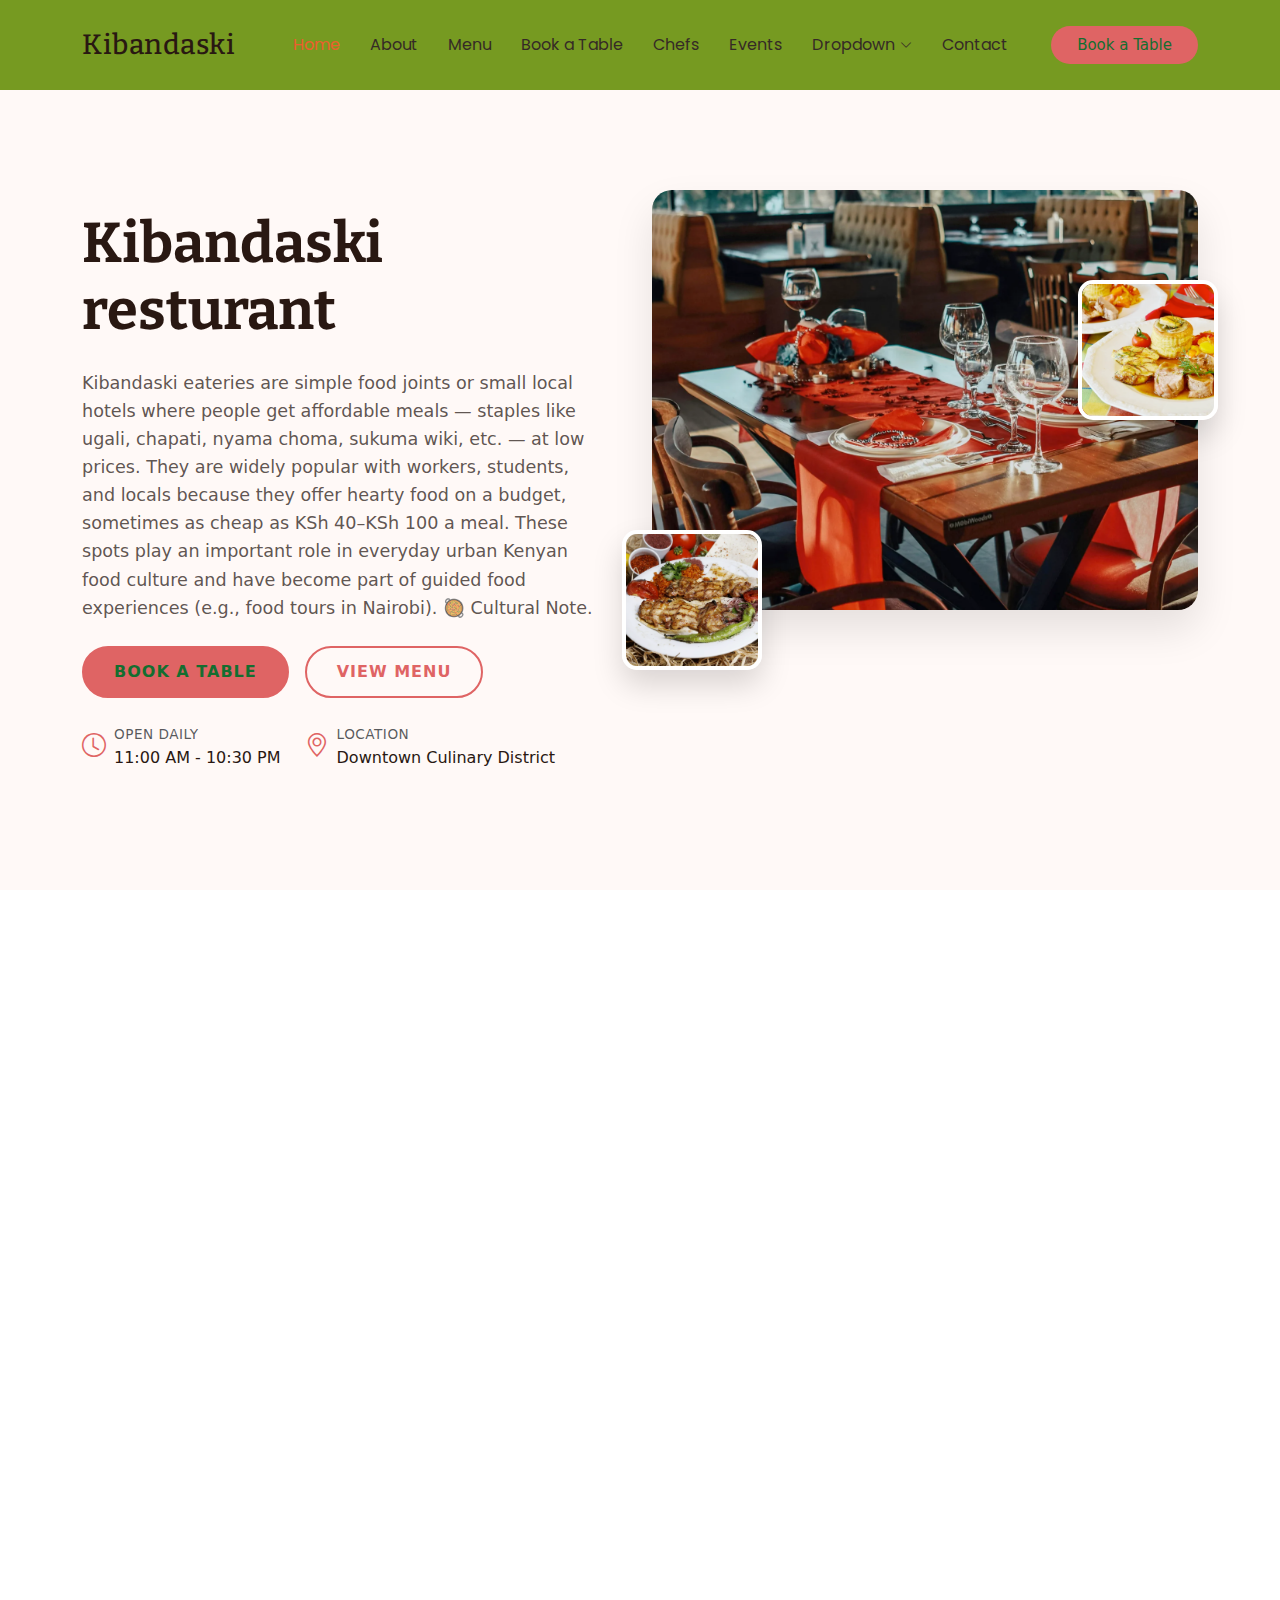
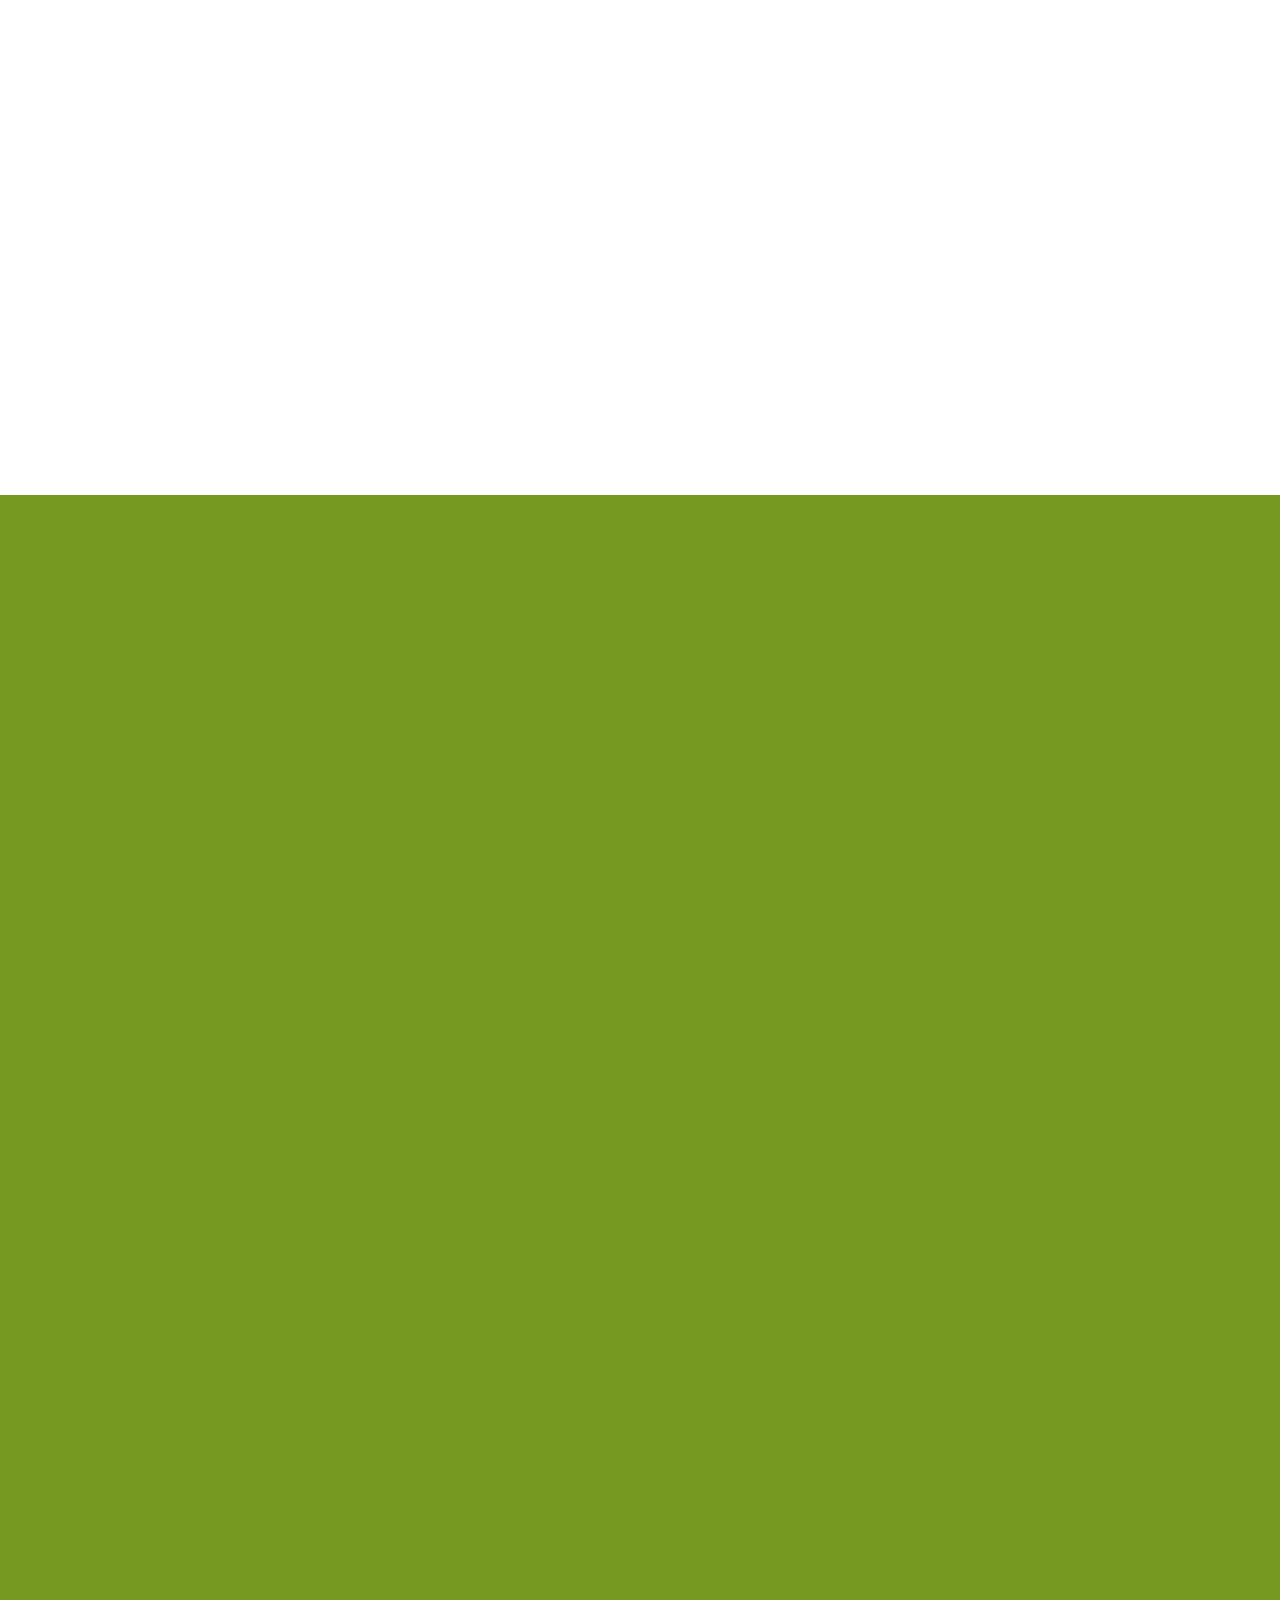
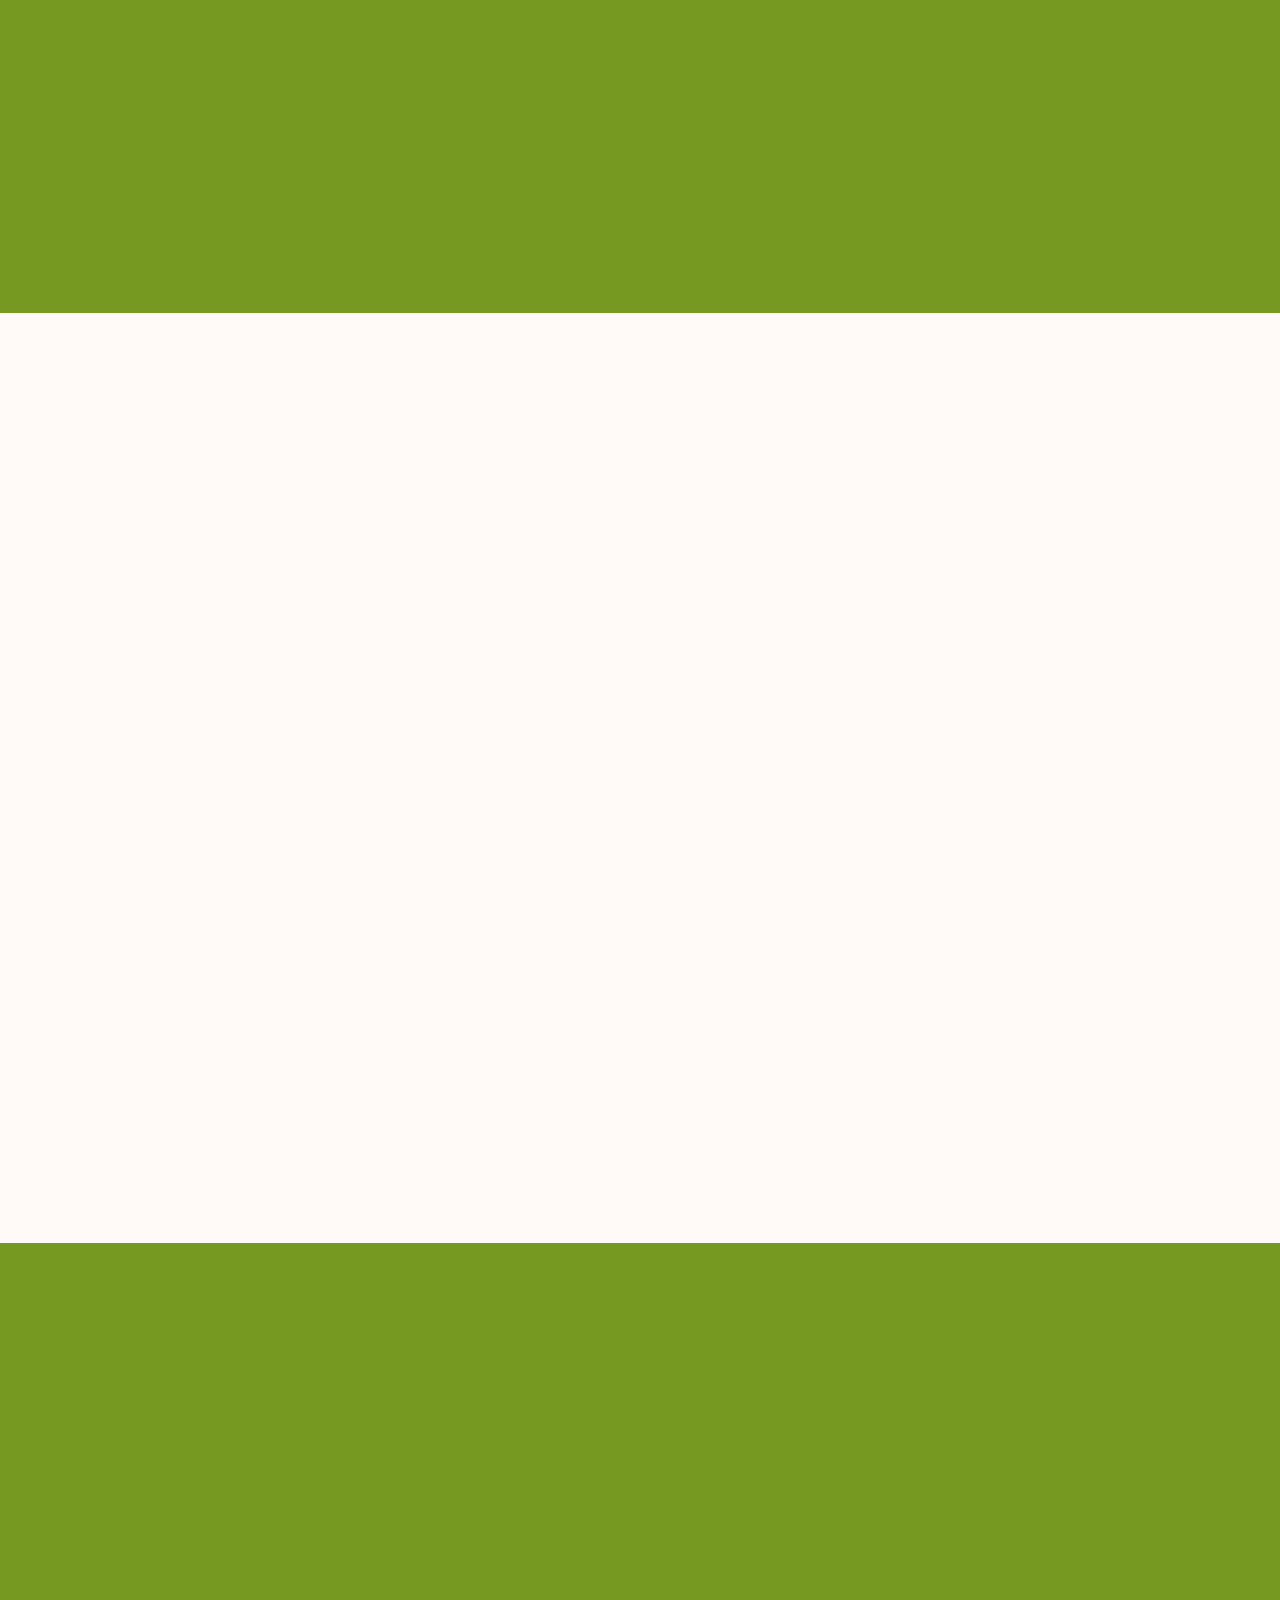
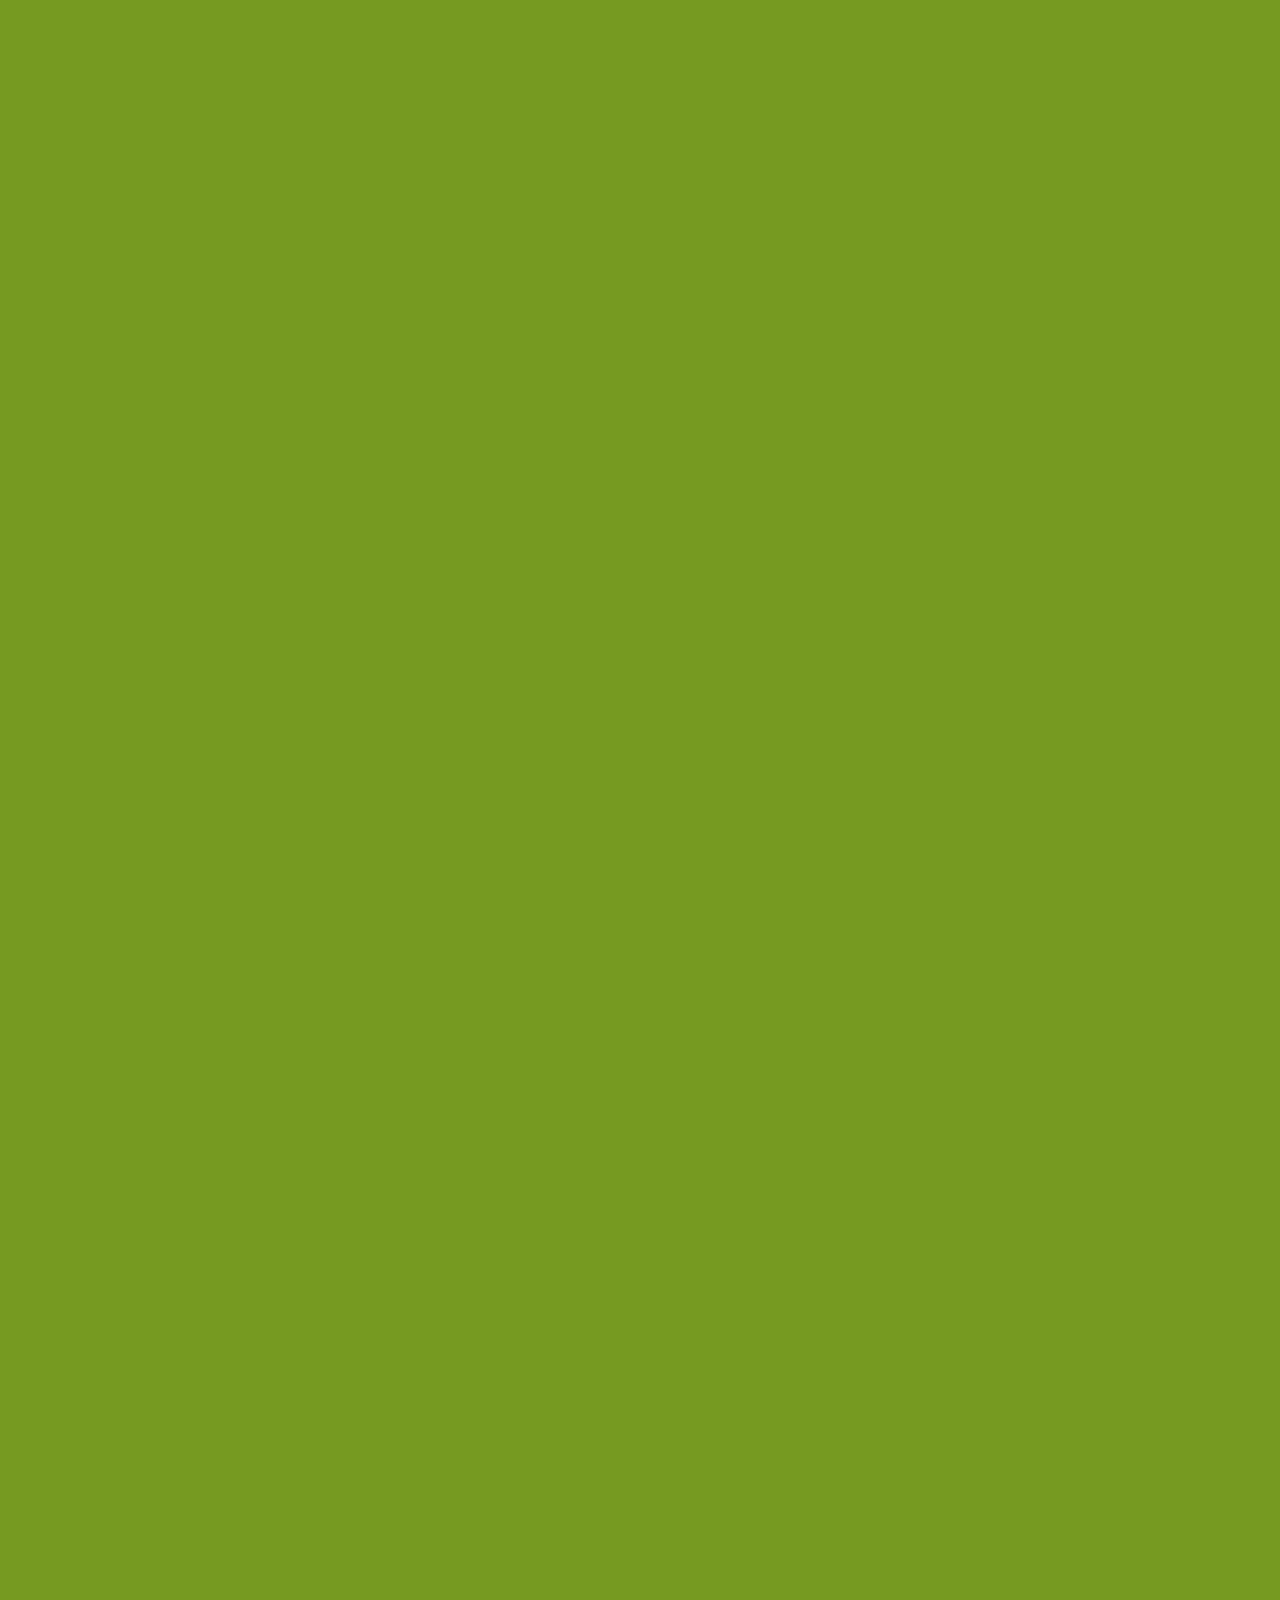
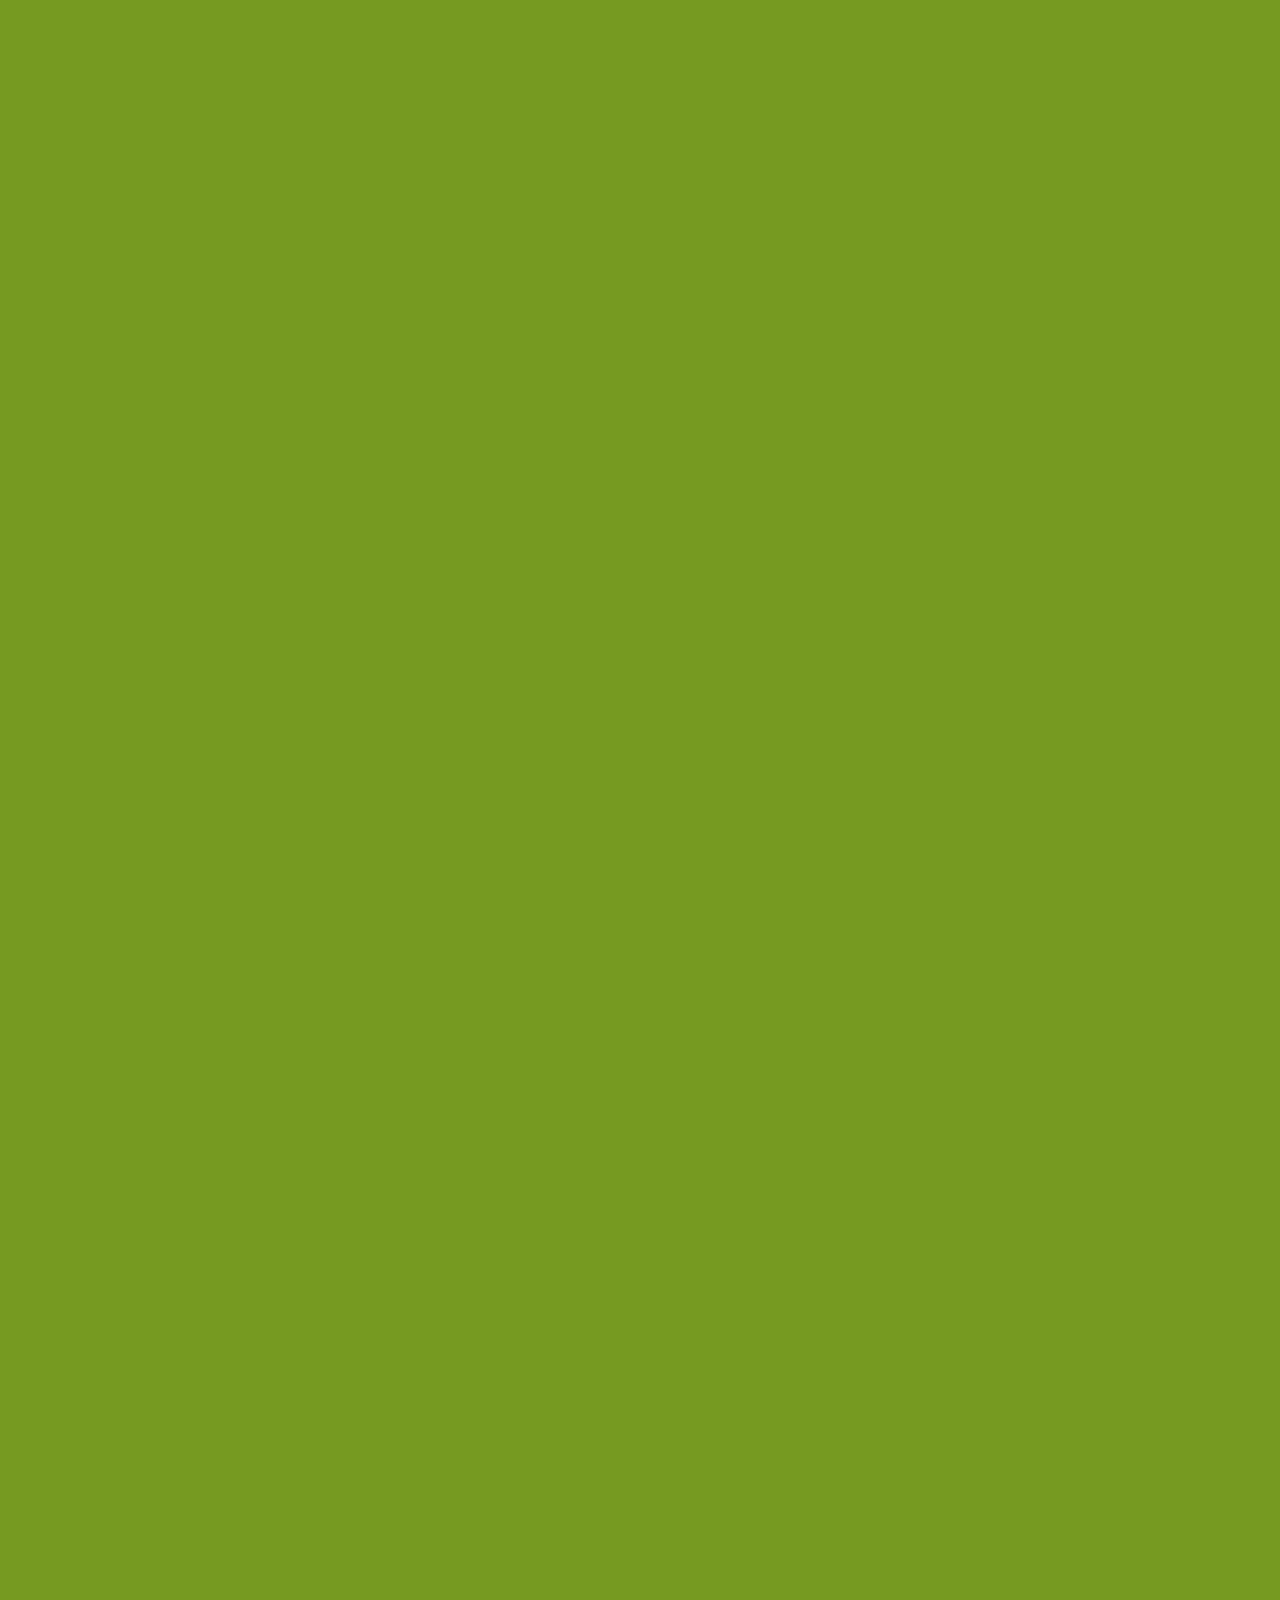
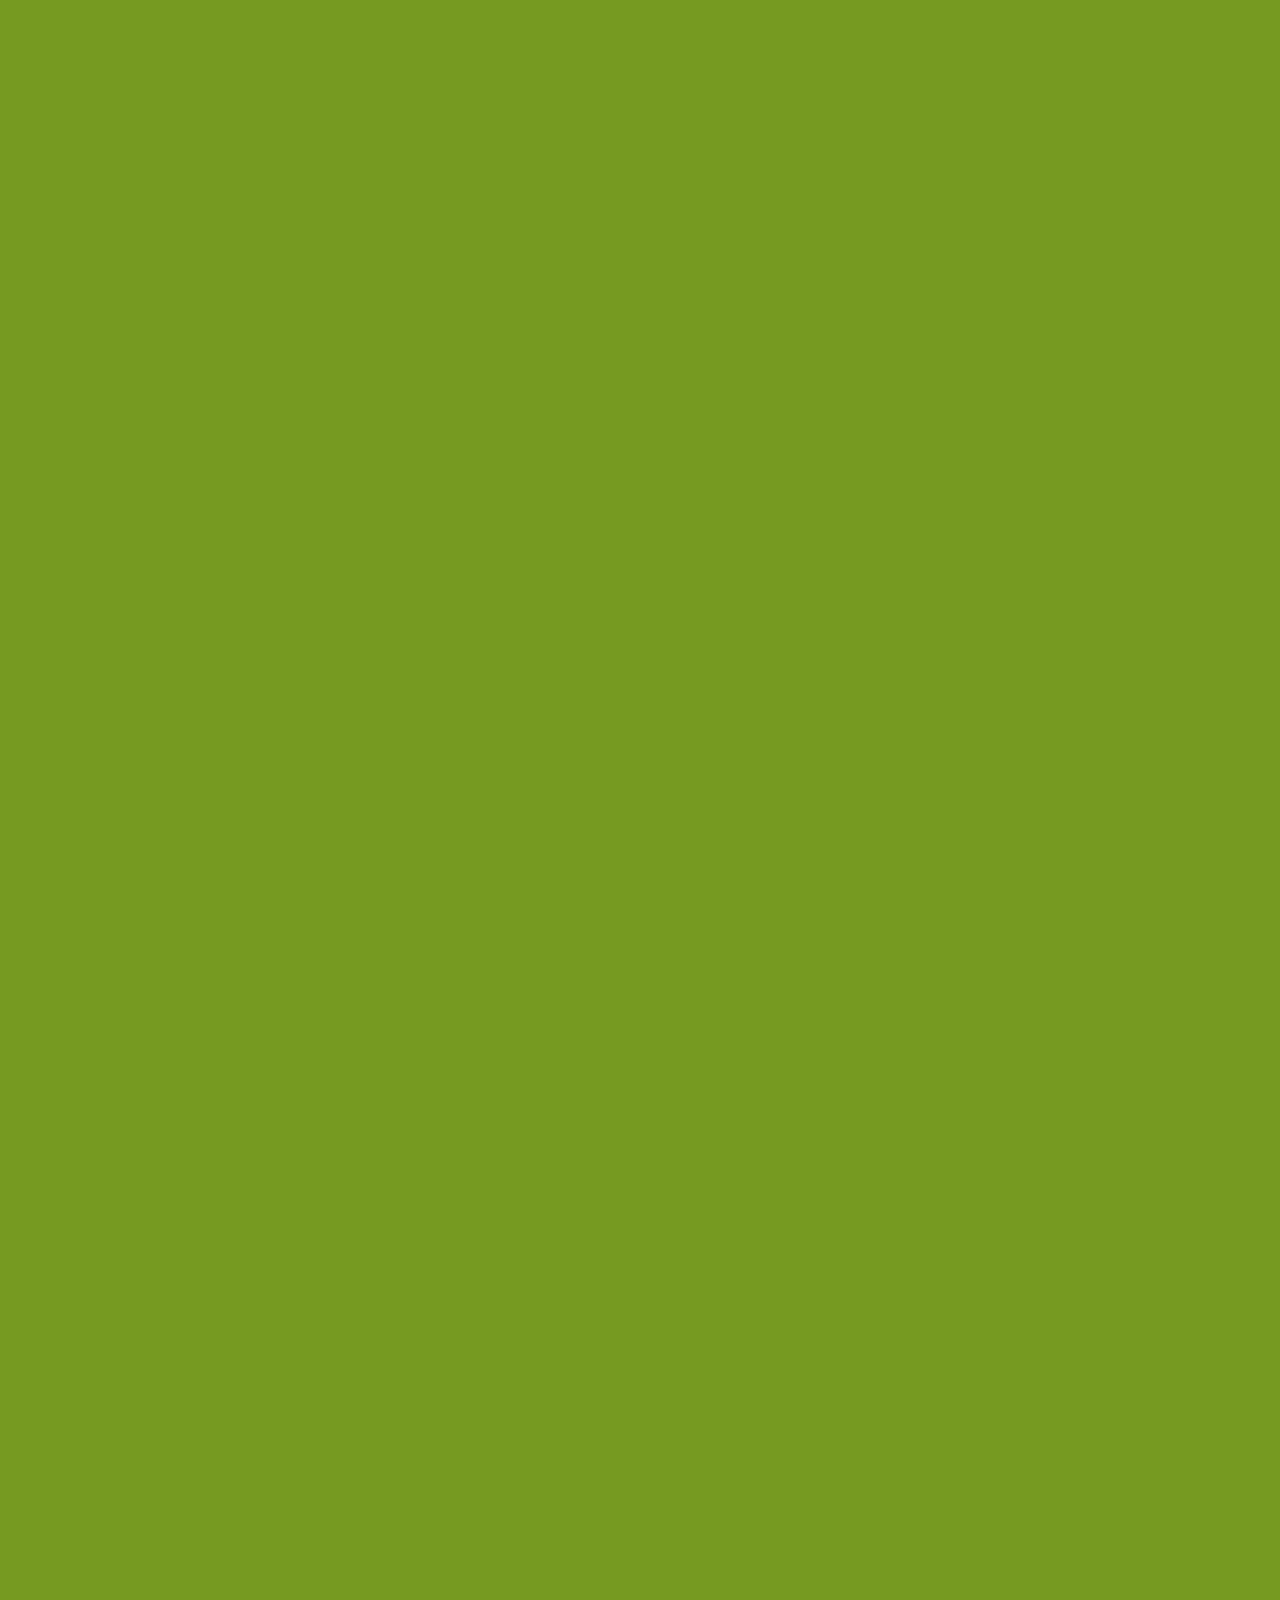
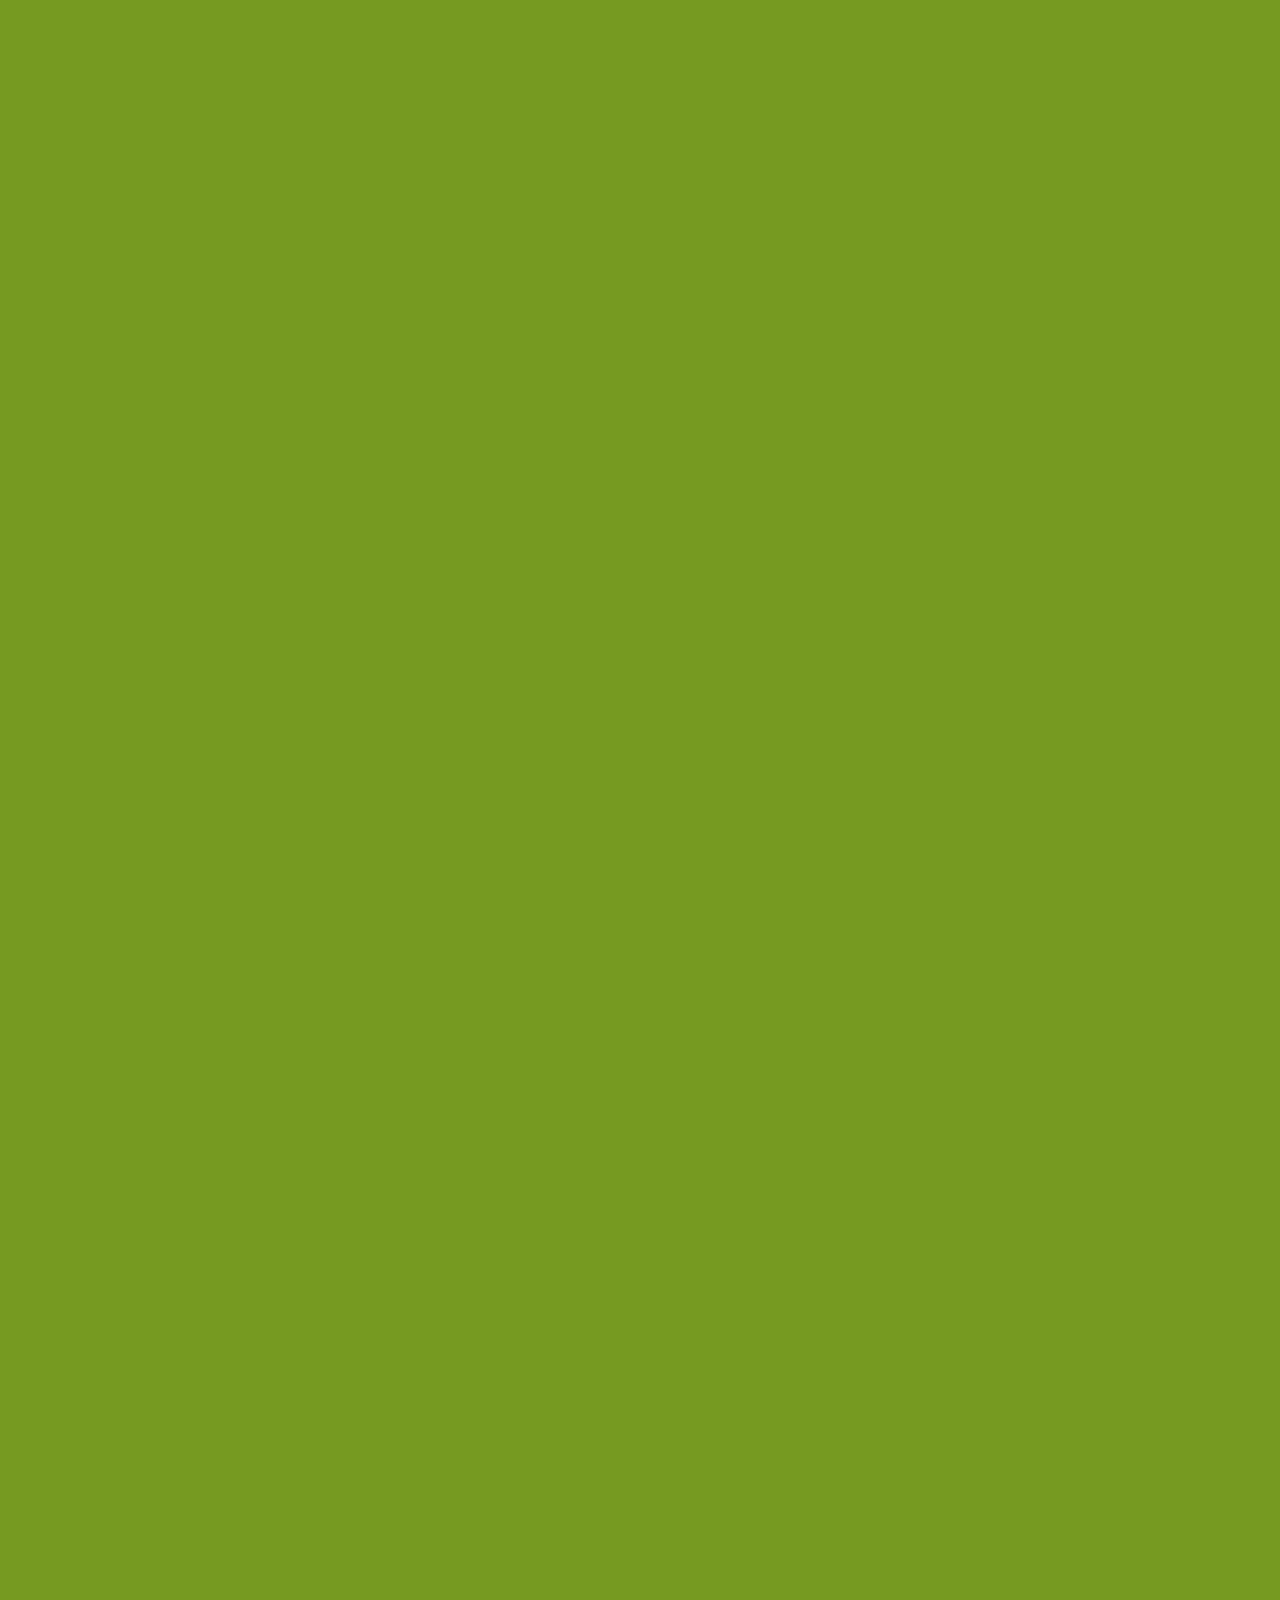
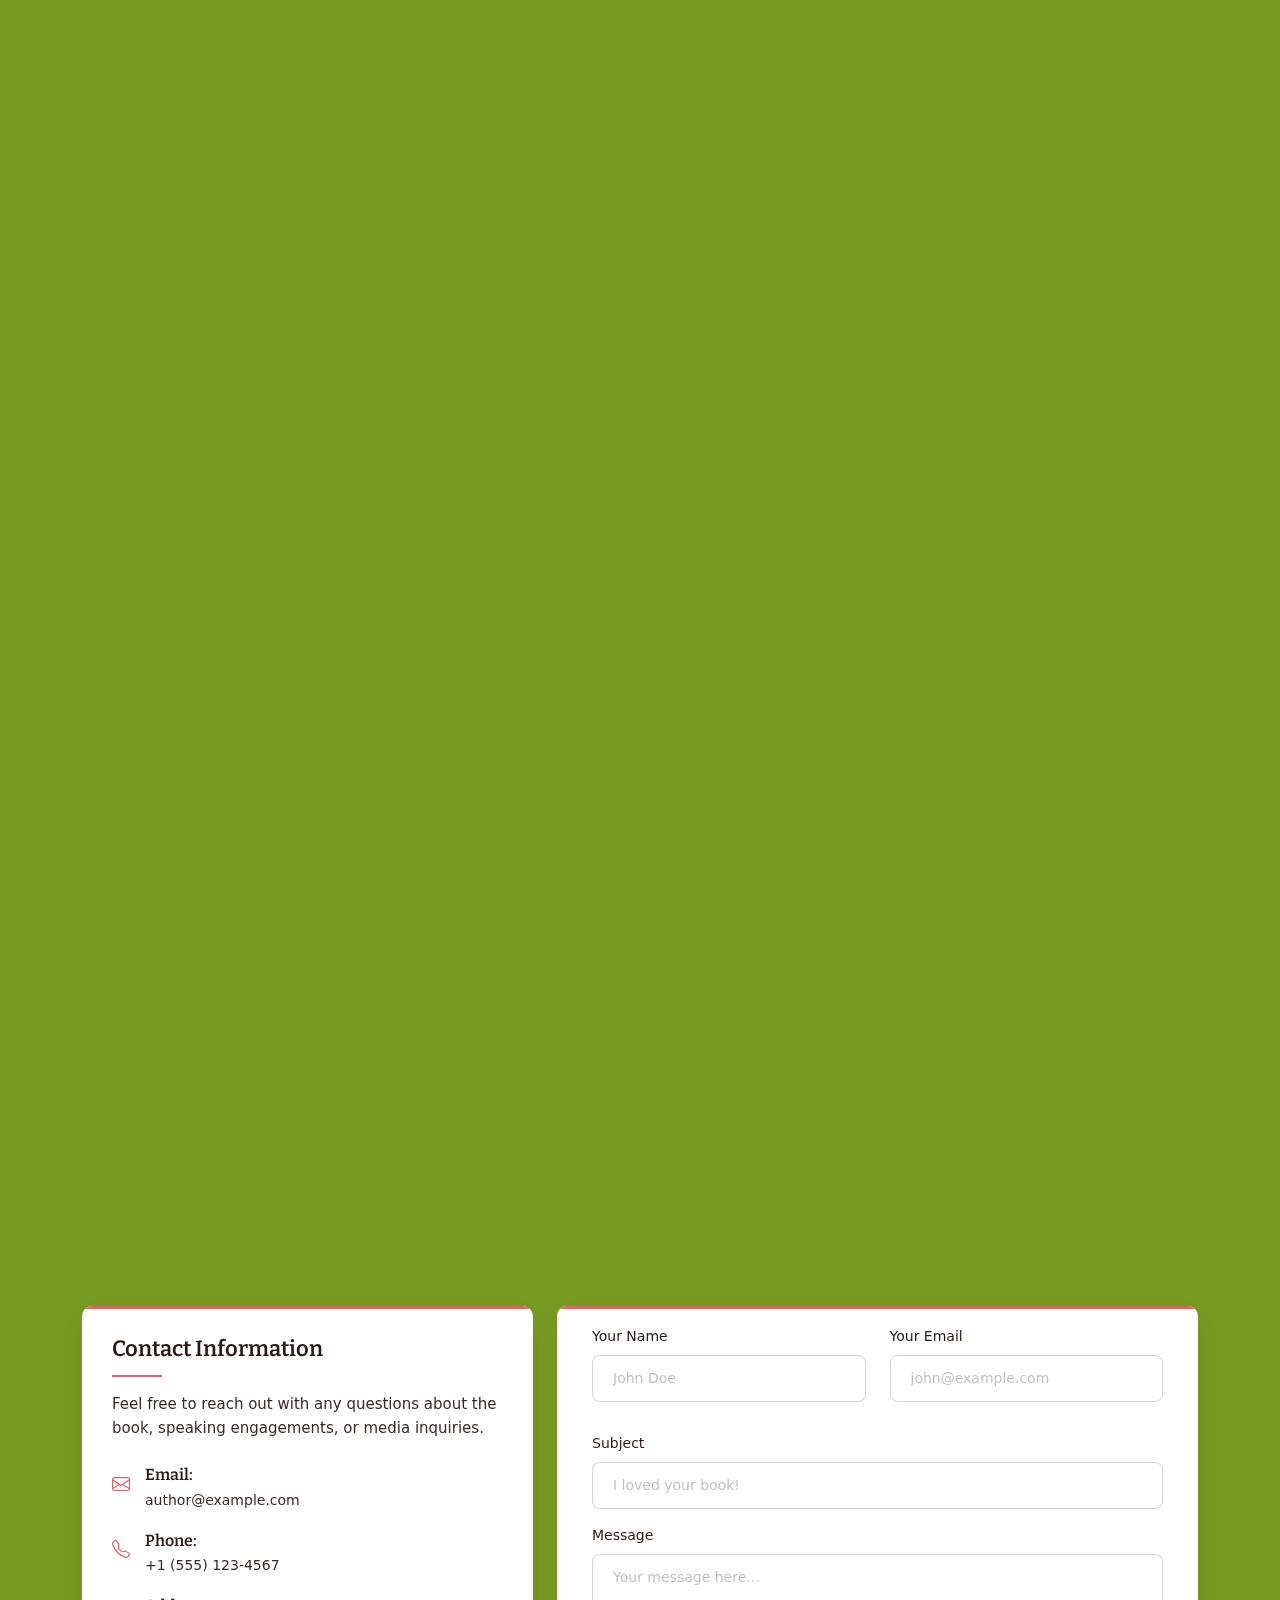
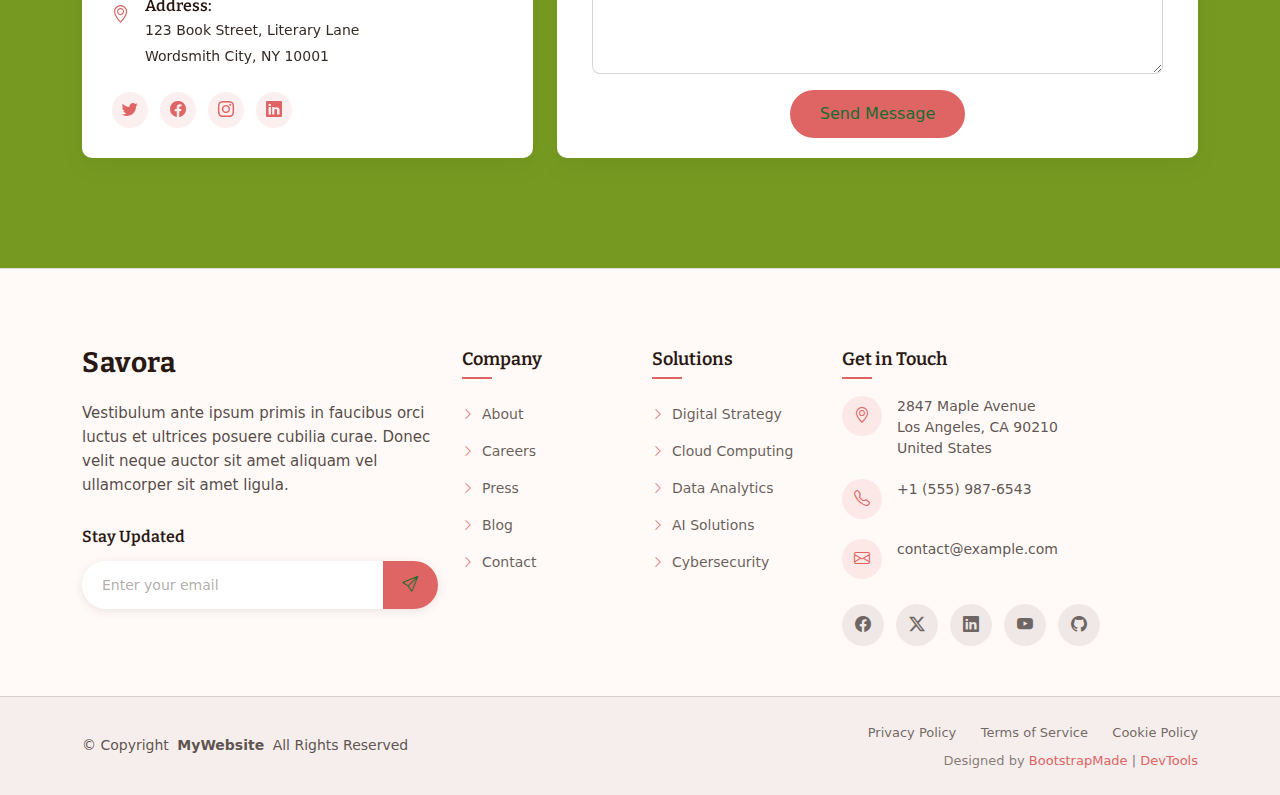
<file: Downloads/Savora/index.html>
<!DOCTYPE html>
<html lang="en">

<head>
  <meta charset="utf-8">
  <meta content="width=device-width, initial-scale=1.0" name="viewport">
  <title>Index - Savora Bootstrap Template</title>
  <meta name="description" content="">
  <meta name="keywords" content="">

  <!-- Favicons -->
  <link href="assets/img/favicon.png" rel="icon">
  <link href="assets/img/apple-touch-icon.png" rel="apple-touch-icon">

  <!-- Fonts -->
  <link href="https://fonts.googleapis.com" rel="preconnect">
  <link href="https://fonts.gstatic.com" rel="preconnect" crossorigin>
  <link href="https://fonts.googleapis.com/css2?family=Roboto:ital,wght@0,100;0,300;0,400;0,500;0,700;0,900;1,100;1,300;1,400;1,500;1,700;1,900&family=Poppins:ital,wght@0,100;0,200;0,300;0,400;0,500;0,600;0,700;0,800;0,900;1,100;1,200;1,300;1,400;1,500;1,600;1,700;1,800;1,900&family=Bitter:ital,wght@0,100;0,200;0,300;0,400;0,500;0,600;0,700;0,800;0,900;1,100;1,200;1,300;1,400;1,500;1,600;1,700;1,800;1,900&display=swap" rel="stylesheet">

  <!-- Vendor CSS Files -->
  <link href="assets/vendor/bootstrap/css/bootstrap.min.css" rel="stylesheet">
  <link href="assets/vendor/bootstrap-icons/bootstrap-icons.css" rel="stylesheet">
  <link href="assets/vendor/aos/aos.css" rel="stylesheet">
  <link href="assets/vendor/glightbox/css/glightbox.min.css" rel="stylesheet">

  <!-- Main CSS File -->
  <link href="assets/css/main.css" rel="stylesheet">

  <!-- =======================================================
  * Template Name: Savora
  * Template URL: https://bootstrapmade.com/savora-bootstrap-restaurant-template/
  * Updated: Jul 29 2025 with Bootstrap v5.3.7
  * Author: BootstrapMade.com
  * License: https://bootstrapmade.com/license/
  ======================================================== -->
</head>

<body class="index-page">

  <header id="header" class="header d-flex align-items-center sticky-top">
    <div class="container position-relative d-flex align-items-center justify-content-between">

      <a href="index.html" class="logo d-flex align-items-center me-auto me-xl-0">
        <!-- Uncomment the line below if you also wish to use an image logo -->
        <!-- <img src="assets/img/logo.webp" alt=""> -->
        <h1 class="sitename">Kibandaski</h1>
      </a>

      <nav id="navmenu" class="navmenu">
        <ul>
          <li><a href="#hero" class="active">Home</a></li>
          <li><a href="#about">About</a></li>
          <li><a href="#menu">Menu</a></li>
          <li><a href="#book-a-table">Book a Table</a></li>
          <li><a href="#chefs">Chefs</a></li>
          <li><a href="#events">Events</a></li>
          <li class="dropdown"><a href="#"><span>Dropdown</span> <i class="bi bi-chevron-down toggle-dropdown"></i></a>
            <ul>
              <li><a href="#">Dropdown 1</a></li>
              <li class="dropdown"><a href="#"><span>Deep Dropdown</span> <i class="bi bi-chevron-down toggle-dropdown"></i></a>
                <ul>
                  <li><a href="#">Deep Dropdown 1</a></li>
                  <li><a href="#">Deep Dropdown 2</a></li>
                  <li><a href="#">Deep Dropdown 3</a></li>
                  <li><a href="#">Deep Dropdown 4</a></li>
                  <li><a href="#">Deep Dropdown 5</a></li>
                </ul>
              </li>
              <li><a href="#">Dropdown 2</a></li>
              <li><a href="#">Dropdown 3</a></li>
              <li><a href="#">Dropdown 4</a></li>
            </ul>
          </li>
          <li><a href="#contact">Contact</a></li>
        </ul>
        <i class="mobile-nav-toggle d-xl-none bi bi-list"></i>
      </nav>

      <a class="btn-getstarted d-none d-sm-block" href="#book-a-table">Book a Table</a>

    </div>
  </header>

  <main class="main">

    <!-- Hero Section -->
    <section id="hero" class="hero section light-background">

      <div class="container" data-aos="fade-up" data-aos-delay="100">

        <div class="hero-content">
          <div class="row align-items-center">

            <div class="col-lg-6" data-aos="fade-right" data-aos-delay="200">
              <div class="content">
                <h1 class="hero-title mb-4">Kibandaski resturant</h1>
                <p class="hero-subtitle mb-4">Kibandaski eateries are simple food joints or small local hotels where people get affordable meals — staples like ugali, chapati, nyama choma, sukuma wiki, etc. — at low prices.

They are widely popular with workers, students, and locals because they offer hearty food on a budget, sometimes as cheap as KSh 40–KSh 100 a meal.

These spots play an important role in everyday urban Kenyan food culture and have become part of guided food experiences (e.g., food tours in Nairobi).

🥘 Cultural Note.</p>

                <div class="hero-actions d-flex flex-wrap gap-3 mb-4">
                  <a href="#book-a-table" class="btn btn-primary">Book a Table</a>
                  <a href="#menu" class="btn btn-outline">View Menu</a>
                </div>

                <div class="hero-info d-flex flex-wrap align-items-center gap-4">
                  <div class="info-item d-flex align-items-center">
                    <i class="bi bi-clock me-2"></i>
                    <div>
                      <small class="text-muted">Open Daily</small>
                      <div class="fw-medium">11:00 AM - 10:30 PM</div>
                    </div>
                  </div>
                  <div class="info-item d-flex align-items-center">
                    <i class="bi bi-geo-alt me-2"></i>
                    <div>
                      <small class="text-muted">Location</small>
                      <div class="fw-medium">Downtown Culinary District</div>
                    </div>
                  </div>
                </div>
              </div>
            </div>

            <div class="col-lg-6" data-aos="fade-left" data-aos-delay="300">
              <div class="hero-images">
                <div class="main-image">
                  <img src="assets/img/restaurant/showcase-2.webp" alt="Signature Mediterranean Dish" class="img-fluid">
                </div>
                <div class="floating-images">
                  <div class="floating-image floating-image-1">
                    <img src="assets/img/restaurant/main-4.webp" alt="Grilled Seafood" class="img-fluid">
                  </div>
                  <div class="floating-image floating-image-2">
                    <img src="assets/img/restaurant/main-2.webp" alt="Mediterranean Dessert" class="img-fluid">
                  </div>
                </div>
              </div>
            </div>

          </div>
        </div>

      </div>

    </section><!-- /Hero Section -->

    <!-- About Section -->
    <section id="about" class="about section">

      <div class="container" data-aos="fade-up" data-aos-delay="100">

        <div class="row align-items-center">
          <div class="col-lg-6" data-aos="fade-right" data-aos-delay="200">
            <div class="about-image">
              <img src="assets/img/restaurant/chef-3.webp" alt="Executive Chef" class="img-fluid rounded">
              <div class="experience-badge">
                <span class="years">25+</span>
                <span class="text">Years of Culinary Excellence</span>
              </div>
            </div>
          </div>

          <div class="col-lg-6" data-aos="fade-left" data-aos-delay="300">
            <div class="about-content">
              <div class="section-header">
                <h2>Meet Our Executive Chef</h2>
                <p class="subtitle">Crafting memorable dining experiences since 1999</p>
              </div>

              <div class="story-text">
                <p>Lorem ipsum dolor sit amet, consectetur adipiscing elit, sed do eiusmod tempor incididunt ut labore et dolore magna aliqua. Ut enim ad minim veniam, quis nostrud exercitation ullamco laboris nisi ut aliquip ex ea commodo consequat.</p>

                <p>Duis aute irure dolor in reprehenderit in voluptate velit esse cillum dolore eu fugiat nulla pariatur. Excepteur sint occaecat cupidatat non proident, sunt in culpa qui officia deserunt mollit anim id est laborum.</p>
              </div>

              <div class="chef-highlights">
                <div class="row">
                  <div class="col-6">
                    <div class="highlight-item">
                      <i class="bi bi-award"></i>
                      <span>James Beard Award</span>
                    </div>
                  </div>
                  <div class="col-6">
                    <div class="highlight-item">
                      <i class="bi bi-star"></i>
                      <span>Michelin Recognition</span>
                    </div>
                  </div>
                </div>
              </div>

              <div class="chef-quote">
                <blockquote>
                  "Cooking is not just about feeding people; it's about creating moments that bring families and friends together around the table."
                </blockquote>
                <cite>- Chef Alessandro Romano</cite>
              </div>

              <div class="cta-buttons">
                <a href="#menu" class="btn btn-primary">View Menu</a>
                <a href="#book-a-table" class="btn btn-outline">Book a Table</a>
              </div>
            </div>
          </div>
        </div>

        <div class="restaurant-gallery" data-aos="fade-up" data-aos-delay="400">
          <div class="row g-4">
            <div class="col-lg-4 col-md-6">
              <div class="gallery-item">
                <img src="assets/img/restaurant/showcase-2.webp" alt="Restaurant Interior" class="img-fluid rounded">
                <div class="gallery-caption">
                  <h4>Elegant Dining</h4>
                  <p>Sophisticated ambiance for every occasion</p>
                </div>
              </div>
            </div><!-- End Gallery Item -->

            <div class="col-lg-4 col-md-6">
              <div class="gallery-item">
                <img src="assets/img/restaurant/main-4.webp" alt="Signature Dish" class="img-fluid rounded">
                <div class="gallery-caption">
                  <h4>Signature Dishes</h4>
                  <p>Artfully crafted seasonal specialties</p>
                </div>
              </div>
            </div><!-- End Gallery Item -->

            <div class="col-lg-4 col-md-6">
              <div class="gallery-item">
                <img src="assets/img/restaurant/misc-7.webp" alt="Wine Selection" class="img-fluid rounded">
                <div class="gallery-caption">
                  <h4>Curated Wine</h4>
                  <p>Exceptional pairings from around the world</p>
                </div>
              </div>
            </div><!-- End Gallery Item -->
          </div>
        </div>

      </div>

    </section><!-- /About Section -->

    <!-- Menu Section -->
    <section id="menu" class="menu section">

      <!-- Section Title -->
      <div class="container section-title" data-aos="fade-up">
        <h2>Menu</h2>
        <p>Necessitatibus eius consequatur ex aliquid fuga eum quidem sint consectetur velit</p>
      </div><!-- End Section Title -->

      <div class="container" data-aos="fade-up" data-aos-delay="100">

        <div class="row">
          <div class="col-lg-12">
            <div class="menu-filters">
              <ul class="nav nav-pills justify-content-center" id="menuTabs" role="tablist">
                <li class="nav-item" role="presentation">
                  <button class="nav-link active" id="menu-starters-tab" data-bs-toggle="pill" data-bs-target="#menu-starters" type="button" role="tab">
                    <i class="bi bi-egg-fried me-2"></i>Starters
                  </button>
                </li>
                <li class="nav-item" role="presentation">
                  <button class="nav-link" id="menu-mains-tab" data-bs-toggle="pill" data-bs-target="#menu-mains" type="button" role="tab">
                    <i class="bi bi-cup-hot me-2"></i>Main Courses
                  </button>
                </li>
                <li class="nav-item" role="presentation">
                  <button class="nav-link" id="menu-desserts-tab" data-bs-toggle="pill" data-bs-target="#menu-desserts" type="button" role="tab">
                    <i class="bi bi-cake2 me-2"></i>Desserts
                  </button>
                </li>
                <li class="nav-item" role="presentation">
                  <button class="nav-link" id="menu-drinks-tab" data-bs-toggle="pill" data-bs-target="#menu-drinks" type="button" role="tab">
                    <i class="bi bi-cup me-2"></i>Beverages
                  </button>
                </li>
              </ul>
            </div>
          </div>
        </div>

        <div class="tab-content" id="menuTabContent">
          <!-- Starters Tab -->
          <div class="tab-pane fade show active" id="menu-starters" role="tabpanel">
            <div class="row gy-4" data-aos="fade-up" data-aos-delay="200">
              <div class="col-lg-6">
                <div class="menu-item">
                  <div class="menu-item-image">
                    <img src="assets/img/restaurant/starter-6.webp" class="img-fluid" alt="Starter">
                    <div class="special-badge">Chef's Pick</div>
                  </div>
                  <div class="menu-item-content">
                    <div class="menu-item-header">
                      <h4>Crispy Calamari Rings</h4>
                      <div class="dietary-tags">
                        <span class="tag spicy"><i class="bi bi-fire"></i></span>
                      </div>
                    </div>
                    <p>Lorem ipsum dolor sit amet consectetur adipiscing elit sed do eiusmod tempor incididunt ut labore</p>
                    <div class="menu-item-footer">
                      <span class="price">$18</span>
                    </div>
                  </div>
                </div>
              </div>

              <div class="col-lg-6">
                <div class="menu-item">
                  <div class="menu-item-image">
                    <img src="assets/img/restaurant/starter-3.webp" class="img-fluid" alt="Starter">
                  </div>
                  <div class="menu-item-content">
                    <div class="menu-item-header">
                      <h4>Truffle Arancini</h4>
                      <div class="dietary-tags">
                        <span class="tag vegetarian"><i class="bi bi-leaf"></i></span>
                      </div>
                    </div>
                    <p>Ut enim ad minim veniam quis nostrud exercitation ullamco laboris nisi ut aliquip ex ea commodo</p>
                    <div class="menu-item-footer">
                      <span class="price">$16</span>
                    </div>
                  </div>
                </div>
              </div>

              <div class="col-lg-6">
                <div class="menu-item">
                  <div class="menu-item-image">
                    <img src="assets/img/restaurant/starter-5.webp" class="img-fluid" alt="Starter">
                  </div>
                  <div class="menu-item-content">
                    <div class="menu-item-header">
                      <h4>Salmon Ceviche</h4>
                      <div class="dietary-tags">
                        <span class="tag gluten-free"><i class="bi bi-check-circle"></i></span>
                      </div>
                    </div>
                    <p>Duis aute irure dolor in reprehenderit in voluptate velit esse cillum dolore eu fugiat nulla</p>
                    <div class="menu-item-footer">
                      <span class="price">$22</span>
                    </div>
                  </div>
                </div>
              </div>

              <div class="col-lg-6">
                <div class="menu-item">
                  <div class="menu-item-image">
                    <img src="assets/img/restaurant/starter-7.webp" class="img-fluid" alt="Starter">
                  </div>
                  <div class="menu-item-content">
                    <div class="menu-item-header">
                      <h4>Beef Tartare</h4>
                      <div class="dietary-tags">
                        <span class="tag premium"><i class="bi bi-star-fill"></i></span>
                      </div>
                    </div>
                    <p>Excepteur sint occaecat cupidatat non proident sunt in culpa qui officia deserunt mollit anim</p>
                    <div class="menu-item-footer">
                      <span class="price">$28</span>
                    </div>
                  </div>
                </div>
              </div>
            </div>
          </div>

          <!-- Main Courses Tab -->
          <div class="tab-pane fade" id="menu-mains" role="tabpanel">
            <div class="row gy-4" data-aos="fade-up" data-aos-delay="200">
              <div class="col-lg-6">
                <div class="menu-item">
                  <div class="menu-item-image">
                    <img src="assets/img/restaurant/main-2.webp" class="img-fluid" alt="Main Course">
                    <div class="special-badge">Signature</div>
                  </div>
                  <div class="menu-item-content">
                    <div class="menu-item-header">
                      <h4>Grilled Ribeye Steak</h4>
                      <div class="dietary-tags">
                        <span class="tag premium"><i class="bi bi-star-fill"></i></span>
                      </div>
                    </div>
                    <p>Sed ut perspiciatis unde omnis iste natus error sit voluptatem accusantium doloremque laudantium</p>
                    <div class="menu-item-footer">
                      <span class="price">$45</span>
                    </div>
                  </div>
                </div>
              </div>

              <div class="col-lg-6">
                <div class="menu-item">
                  <div class="menu-item-image">
                    <img src="assets/img/restaurant/main-4.webp" class="img-fluid" alt="Main Course">
                  </div>
                  <div class="menu-item-content">
                    <div class="menu-item-header">
                      <h4>Pan-Seared Salmon</h4>
                      <div class="dietary-tags">
                        <span class="tag gluten-free"><i class="bi bi-check-circle"></i></span>
                      </div>
                    </div>
                    <p>Totam rem aperiam eaque ipsa quae ab illo inventore veritatis et quasi architecto beatae vitae</p>
                    <div class="menu-item-footer">
                      <span class="price">$38</span>
                    </div>
                  </div>
                </div>
              </div>

              <div class="col-lg-6">
                <div class="menu-item">
                  <div class="menu-item-image">
                    <img src="assets/img/restaurant/main-6.webp" class="img-fluid" alt="Main Course">
                  </div>
                  <div class="menu-item-content">
                    <div class="menu-item-header">
                      <h4>Lobster Ravioli</h4>
                      <div class="dietary-tags">
                        <span class="tag premium"><i class="bi bi-star-fill"></i></span>
                      </div>
                    </div>
                    <p>Nemo enim ipsam voluptatem quia voluptas sit aspernatur aut odit aut fugit sed quia consequuntur</p>
                    <div class="menu-item-footer">
                      <span class="price">$42</span>
                    </div>
                  </div>
                </div>
              </div>

              <div class="col-lg-6">
                <div class="menu-item">
                  <div class="menu-item-image">
                    <img src="assets/img/restaurant/main-8.webp" class="img-fluid" alt="Main Course">
                  </div>
                  <div class="menu-item-content">
                    <div class="menu-item-header">
                      <h4>Mushroom Risotto</h4>
                      <div class="dietary-tags">
                        <span class="tag vegetarian"><i class="bi bi-leaf"></i></span>
                      </div>
                    </div>
                    <p>Magni dolores eos qui ratione voluptatem sequi nesciunt neque porro quisquam est qui dolorem</p>
                    <div class="menu-item-footer">
                      <span class="price">$32</span>
                    </div>
                  </div>
                </div>
              </div>
            </div>
          </div>

          <!-- Desserts Tab -->
          <div class="tab-pane fade" id="menu-desserts" role="tabpanel">
            <div class="row gy-4" data-aos="fade-up" data-aos-delay="200">
              <div class="col-lg-6">
                <div class="menu-item">
                  <div class="menu-item-image">
                    <img src="assets/img/restaurant/dessert-2.webp" class="img-fluid" alt="Dessert">
                    <div class="special-badge">Popular</div>
                  </div>
                  <div class="menu-item-content">
                    <div class="menu-item-header">
                      <h4>Chocolate Lava Cake</h4>
                      <div class="dietary-tags">
                        <span class="tag vegetarian"><i class="bi bi-leaf"></i></span>
                      </div>
                    </div>
                    <p>Ipsum quia dolor sit amet consectetur adipiscing elit sed do eiusmod tempor incididunt</p>
                    <div class="menu-item-footer">
                      <span class="price">$14</span>
                    </div>
                  </div>
                </div>
              </div>

              <div class="col-lg-6">
                <div class="menu-item">
                  <div class="menu-item-image">
                    <img src="assets/img/restaurant/dessert-5.webp" class="img-fluid" alt="Dessert">
                  </div>
                  <div class="menu-item-content">
                    <div class="menu-item-header">
                      <h4>Crème Brûlée</h4>
                      <div class="dietary-tags">
                        <span class="tag gluten-free"><i class="bi bi-check-circle"></i></span>
                      </div>
                    </div>
                    <p>Ut labore et dolore magna aliqua ut enim ad minim veniam quis nostrud exercitation ullamco</p>
                    <div class="menu-item-footer">
                      <span class="price">$12</span>
                    </div>
                  </div>
                </div>
              </div>

              <div class="col-lg-6">
                <div class="menu-item">
                  <div class="menu-item-image">
                    <img src="assets/img/restaurant/dessert-7.webp" class="img-fluid" alt="Dessert">
                  </div>
                  <div class="menu-item-content">
                    <div class="menu-item-header">
                      <h4>Tiramisu</h4>
                      <div class="dietary-tags">
                        <span class="tag vegetarian"><i class="bi bi-leaf"></i></span>
                      </div>
                    </div>
                    <p>Laboris nisi ut aliquip ex ea commodo consequat duis aute irure dolor in reprehenderit</p>
                    <div class="menu-item-footer">
                      <span class="price">$13</span>
                    </div>
                  </div>
                </div>
              </div>

              <div class="col-lg-6">
                <div class="menu-item">
                  <div class="menu-item-image">
                    <img src="assets/img/restaurant/dessert-9.webp" class="img-fluid" alt="Dessert">
                  </div>
                  <div class="menu-item-content">
                    <div class="menu-item-header">
                      <h4>Seasonal Fruit Tart</h4>
                      <div class="dietary-tags">
                        <span class="tag vegan"><i class="bi bi-flower1"></i></span>
                      </div>
                    </div>
                    <p>In voluptate velit esse cillum dolore eu fugiat nulla pariatur excepteur sint occaecat</p>
                    <div class="menu-item-footer">
                      <span class="price">$11</span>
                    </div>
                  </div>
                </div>
              </div>
            </div>
          </div>

          <!-- Beverages Tab -->
          <div class="tab-pane fade" id="menu-drinks" role="tabpanel">
            <div class="row gy-4" data-aos="fade-up" data-aos-delay="200">
              <div class="col-lg-6">
                <div class="menu-item">
                  <div class="menu-item-image">
                    <img src="assets/img/restaurant/drink-3.webp" class="img-fluid" alt="Beverage">
                    <div class="special-badge">House Special</div>
                  </div>
                  <div class="menu-item-content">
                    <div class="menu-item-header">
                      <h4>Signature Cocktail</h4>
                      <div class="dietary-tags">
                        <span class="tag spicy"><i class="bi bi-fire"></i></span>
                      </div>
                    </div>
                    <p>Cupidatat non proident sunt in culpa qui officia deserunt mollit anim id est laborum</p>
                    <div class="menu-item-footer">
                      <span class="price">$16</span>
                    </div>
                  </div>
                </div>
              </div>

              <div class="col-lg-6">
                <div class="menu-item">
                  <div class="menu-item-image">
                    <img src="assets/img/restaurant/drink-6.webp" class="img-fluid" alt="Beverage">
                  </div>
                  <div class="menu-item-content">
                    <div class="menu-item-header">
                      <h4>Fresh Fruit Smoothie</h4>
                      <div class="dietary-tags">
                        <span class="tag vegan"><i class="bi bi-flower1"></i></span>
                      </div>
                    </div>
                    <p>Sed ut perspiciatis unde omnis iste natus error sit voluptatem accusantium doloremque</p>
                    <div class="menu-item-footer">
                      <span class="price">$8</span>
                    </div>
                  </div>
                </div>
              </div>

              <div class="col-lg-6">
                <div class="menu-item">
                  <div class="menu-item-image">
                    <img src="assets/img/restaurant/drink-8.webp" class="img-fluid" alt="Beverage">
                  </div>
                  <div class="menu-item-content">
                    <div class="menu-item-header">
                      <h4>Premium Wine Selection</h4>
                      <div class="dietary-tags">
                        <span class="tag premium"><i class="bi bi-star-fill"></i></span>
                      </div>
                    </div>
                    <p>Laudantium totam rem aperiam eaque ipsa quae ab illo inventore veritatis et quasi</p>
                    <div class="menu-item-footer">
                      <span class="price">$35</span>
                    </div>
                  </div>
                </div>
              </div>

              <div class="col-lg-6">
                <div class="menu-item">
                  <div class="menu-item-image">
                    <img src="assets/img/restaurant/drink-10.webp" class="img-fluid" alt="Beverage">
                  </div>
                  <div class="menu-item-content">
                    <div class="menu-item-header">
                      <h4>Artisan Coffee</h4>
                      <div class="dietary-tags">
                        <span class="tag vegan"><i class="bi bi-flower1"></i></span>
                      </div>
                    </div>
                    <p>Architecto beatae vitae dicta sunt explicabo nemo enim ipsam voluptatem quia voluptas</p>
                    <div class="menu-item-footer">
                      <span class="price">$6</span>
                    </div>
                  </div>
                </div>
              </div>
            </div>
          </div>
        </div>

        <div class="row mt-5">
          <div class="col-12 text-center" data-aos="fade-up" data-aos-delay="300">
            <a href="#" class="btn btn-download">
              <i class="bi bi-download me-2"></i>Download Full Menu (PDF)
            </a>
          </div>
        </div>

      </div>

    </section><!-- /Menu Section -->

    <!-- Testimonials Section -->
    <section id="testimonials" class="testimonials section light-background">

      <!-- Section Title -->
      <div class="container section-title" data-aos="fade-up">
        <h2>Testimonials</h2>
        <p>Necessitatibus eius consequatur ex aliquid fuga eum quidem sint consectetur velit</p>
      </div><!-- End Section Title -->

      <div class="container">

        <div class="testimonial-grid">

          <div class="testimonial-item" data-aos="zoom-in" data-aos-delay="100">
            <div class="testimonial-card">
              <div class="testimonial-header">
                <div class="testimonial-image">
                  <img src="assets/img/person/person-f-5.webp" class="img-fluid" alt="Testimonial 1">
                </div>
                <div class="testimonial-meta">
                  <h3>Sophia Martinez</h3>
                  <h4>Creative Director</h4>
                  <div class="company-logo">
                    <i class="bi bi-building"></i>
                  </div>
                </div>
              </div>
              <div class="testimonial-body">
                <i class="bi bi-chat-quote-fill quote-icon"></i>
                <p>Leveraging cutting-edge design principles to create immersive brand experiences that resonate with modern audiences.</p>
              </div>
            </div>
          </div>

          <div class="testimonial-item featured" data-aos="zoom-in" data-aos-delay="200">
            <div class="testimonial-card">
              <div class="testimonial-header">
                <div class="testimonial-image">
                  <img src="assets/img/person/person-m-5.webp" class="img-fluid" alt="Testimonial 2">
                </div>
                <div class="testimonial-meta">
                  <h3>Alexander Wright</h3>
                  <h4>CEO &amp; Founder</h4>
                  <div class="company-logo">
                    <i class="bi bi-buildings"></i>
                  </div>
                </div>
              </div>
              <div class="testimonial-body">
                <i class="bi bi-chat-quote-fill quote-icon"></i>
                <p>Revolutionary solutions have transformed our business landscape, driving unprecedented growth and market leadership position.</p>
              </div>
            </div>
          </div>

          <div class="testimonial-item" data-aos="zoom-in" data-aos-delay="300">
            <div class="testimonial-card">
              <div class="testimonial-header">
                <div class="testimonial-image">
                  <img src="assets/img/person/person-f-6.webp" class="img-fluid" alt="Testimonial 3">
                </div>
                <div class="testimonial-meta">
                  <h3>Isabella Kim</h3>
                  <h4>Product Strategist</h4>
                  <div class="company-logo">
                    <i class="bi bi-building-check"></i>
                  </div>
                </div>
              </div>
              <div class="testimonial-body">
                <i class="bi bi-chat-quote-fill quote-icon"></i>
                <p>Strategic implementation of innovative technologies has elevated our product development and market penetration.</p>
              </div>
            </div>
          </div>

          <div class="testimonial-item" data-aos="zoom-in" data-aos-delay="400">
            <div class="testimonial-card">
              <div class="testimonial-header">
                <div class="testimonial-image">
                  <img src="assets/img/person/person-m-6.webp" class="img-fluid" alt="Testimonial 4">
                </div>
                <div class="testimonial-meta">
                  <h3>James Cooper</h3>
                  <h4>Tech Lead</h4>
                  <div class="company-logo">
                    <i class="bi bi-building-gear"></i>
                  </div>
                </div>
              </div>
              <div class="testimonial-body">
                <i class="bi bi-chat-quote-fill quote-icon"></i>
                <p>Exceptional technical expertise and innovative solutions have streamlined our development processes significantly.</p>
              </div>
            </div>
          </div>

        </div>

      </div>

    </section><!-- /Testimonials Section -->

    <!-- Chefs Section -->
    <section id="chefs" class="chefs section">

      <!-- Section Title -->
      <div class="container section-title" data-aos="fade-up">
        <h2>Chefs</h2>
        <p>Necessitatibus eius consequatur ex aliquid fuga eum quidem sint consectetur velit</p>
      </div><!-- End Section Title -->

      <div class="container" data-aos="fade-up" data-aos-delay="100">

        <div class="main-chef-section" data-aos="fade-up" data-aos-delay="200">
          <div class="row align-items-center">
            <div class="col-lg-6">
              <div class="chef-content">
                <div class="chef-badge">
                  <i class="bi bi-award"></i>
                  <span>Executive Chef</span>
                </div>
                <h2>Eliot Johnson</h2>
                <div class="experience-years">
                  <span class="number">15+</span>
                  <span class="text">Years of Excellence</span>
                </div>
                <p>Vestibulum ante ipsum primis in faucibus orci luctus et ultrices posuere cubilia curae. Mauris viverra veniam sit amet lacus cursus, vel blandit libero tempus. Nulla facilisi morbi tempus iaculis urna id volutpat lacus laoreet non curabitur gravida.</p>
                <div class="achievements">
                  <div class="achievement-item">
                    <i class="bi bi-trophy-fill"></i>
                    <span>Culinary Excellence Award 2023</span>
                  </div>
                  <div class="achievement-item">
                    <i class="bi bi-star-fill"></i>
                    <span>Michelin Featured Restaurant</span>
                  </div>
                </div>
              </div>
            </div>
            <div class="col-lg-6">
              <div class="chef-image-container" data-aos="zoom-in" data-aos-delay="300">
                <div class="image-frame">
                  <img src="assets/img/restaurant/chef-8.webp" class="img-fluid" alt="Executive Chef">
                  <div class="signature-overlay">
                    <img src="assets/img/misc/signature-1.webp" alt="Chef Signature">
                  </div>
                </div>
              </div>
            </div>
          </div>
        </div>

        <div class="team-grid" data-aos="fade-up" data-aos-delay="400">
          <div class="row g-4">
            <div class="col-lg-3 col-md-6">
              <div class="team-member" data-aos="flip-left" data-aos-delay="100">
                <div class="member-photo">
                  <img src="assets/img/restaurant/chef-5.webp" class="img-fluid" alt="Team Member">
                  <div class="overlay">
                    <div class="social-icons">
                      <a href="#"><i class="bi bi-instagram"></i></a>
                      <a href="#"><i class="bi bi-linkedin"></i></a>
                    </div>
                  </div>
                </div>
                <div class="member-info">
                  <h4>Elena Vasquez</h4>
                  <span class="position">Head Pastry Chef</span>
                  <p>Sed do eiusmod tempor incididunt ut labore et dolore magna aliqua consectetur adipiscing elit.</p>
                </div>
              </div>
            </div>

            <div class="col-lg-3 col-md-6">
              <div class="team-member" data-aos="flip-left" data-aos-delay="150">
                <div class="member-photo">
                  <img src="assets/img/restaurant/chef-9.webp" class="img-fluid" alt="Team Member">
                  <div class="overlay">
                    <div class="social-icons">
                      <a href="#"><i class="bi bi-instagram"></i></a>
                      <a href="#"><i class="bi bi-linkedin"></i></a>
                    </div>
                  </div>
                </div>
                <div class="member-info">
                  <h4>David Thompson</h4>
                  <span class="position">Sous Chef</span>
                  <p>Ut enim ad minim veniam quis nostrud exercitation ullamco laboris nisi ut aliquip ex ea commodo.</p>
                </div>
              </div>
            </div>

            <div class="col-lg-3 col-md-6">
              <div class="team-member" data-aos="flip-left" data-aos-delay="200">
                <div class="member-photo">
                  <img src="assets/img/restaurant/chef-2.webp" class="img-fluid" alt="Team Member">
                  <div class="overlay">
                    <div class="social-icons">
                      <a href="#"><i class="bi bi-instagram"></i></a>
                      <a href="#"><i class="bi bi-linkedin"></i></a>
                    </div>
                  </div>
                </div>
                <div class="member-info">
                  <h4>Maria Santos</h4>
                  <span class="position">Kitchen Manager</span>
                  <p>Duis aute irure dolor in reprehenderit in voluptate velit esse cillum dolore eu fugiat nulla.</p>
                </div>
              </div>
            </div>

            <div class="col-lg-3 col-md-6">
              <div class="team-member" data-aos="flip-left" data-aos-delay="250">
                <div class="member-photo">
                  <img src="assets/img/restaurant/chef-4.webp" class="img-fluid" alt="Team Member">
                  <div class="overlay">
                    <div class="social-icons">
                      <a href="#"><i class="bi bi-instagram"></i></a>
                      <a href="#"><i class="bi bi-linkedin"></i></a>
                    </div>
                  </div>
                </div>
                <div class="member-info">
                  <h4>Roberto Kim</h4>
                  <span class="position">Wine Sommelier</span>
                  <p>Excepteur sint occaecat cupidatat non proident sunt in culpa qui officia deserunt mollit.</p>
                </div>
              </div>
            </div>
          </div>
        </div>

      </div>

    </section><!-- /Chefs Section -->

    <!-- Book A Table Section -->
    <section id="book-a-table" class="book-a-table section">

      <div class="container" data-aos="fade-up" data-aos-delay="100">

        <div class="row g-0">
          <div class="col-lg-6 reservation-form-col" data-aos="fade-right" data-aos-delay="200">
            <div class="reservation-form-container">
              <div class="form-header content">
                <span class="subtitle">Make a Reservation</span>
                <h3>Reserve Your Table Today</h3>
                <p>Lorem ipsum dolor sit amet, consectetur adipiscing elit. Cras eget eros vitae magna eleifend lacinia a eget nisl.</p>
              </div>

              <form action="forms/book-a-table.php" method="post" role="form" class="php-email-form">
                <div class="row g-3">
                  <div class="col-12 form-group">
                    <label for="name">Full Name</label>
                    <input type="text" id="name" name="name" class="form-control" placeholder="Your Name" required="">
                  </div>
                  <div class="col-12 form-group">
                    <label for="phone">Phone Number</label>
                    <input type="text" id="phone" class="form-control" name="phone" placeholder="Your Phone" required="">
                  </div>
                  <div class="col-12 form-group">
                    <label for="email">Email Address</label>
                    <input type="email" id="email" class="form-control" name="email" placeholder="Your Email" required="">
                  </div>
                  <div class="col-12 form-group">
                    <label for="people">Number of People</label>
                    <select name="people" id="people" class="form-select" required="">
                      <option value="">Select guests</option>
                      <option value="1">1 Person</option>
                      <option value="2">2 People</option>
                      <option value="3">3 People</option>
                      <option value="4">4 People</option>
                      <option value="5">5 People</option>
                      <option value="6">6+ People</option>
                    </select>
                  </div>
                  <div class="col-12 form-group">
                    <label for="date">Reservation Date</label>
                    <input type="date" id="date" name="date" class="form-control" required="">
                  </div>
                  <div class="col-12 form-group">
                    <label for="time">Reservation Time</label>
                    <input type="time" id="time" class="form-control" name="time" required="">
                  </div>

                  <div class="col-12 form-group">
                    <label for="message">Special Requests</label>
                    <textarea id="message" class="form-control" name="message" rows="2" placeholder="Allergies, special occasions, seating preferences"></textarea>
                  </div>
                </div>

                <div class="my-3">
                  <div class="loading">Loading</div>
                  <div class="error-message"></div>
                  <div class="sent-message">Your booking request was sent. We will call back or send an Email to confirm your reservation. Thank you!</div>
                </div>

                <div class="text-center">
                  <button type="submit" class="btn-book-table">Confirm Reservation</button>
                </div>
              </form>
            </div>
          </div>

          <div class="col-lg-6 info-col" data-aos="fade-left" data-aos-delay="300">
            <div class="restaurant-info">
              <div class="info-image">
                <img src="assets/img/restaurant/showcase-4.webp" alt="Restaurant interior" class="img-fluid">
              </div>

              <div class="info-content content">
                <div class="restaurant-contact">
                  <h4>Restaurant Information</h4>

                  <div class="info-item" data-aos="fade-up" data-aos-delay="100">
                    <div class="icon-box">
                      <i class="bi bi-clock"></i>
                    </div>
                    <div class="info-text">
                      <h5>Opening Hours</h5>
                      <p>Mon - Fri: 11:00 AM - 11:00 PM<br>
                        Sat - Sun: 10:00 AM - 12:00 AM</p>
                    </div>
                  </div>

                  <div class="info-item" data-aos="fade-up" data-aos-delay="200">
                    <div class="icon-box">
                      <i class="bi bi-geo-alt"></i>
                    </div>
                    <div class="info-text">
                      <h5>Our Location</h5>
                      <p>5625 Riverside Avenue<br>Newport, RI 02840</p>
                    </div>
                  </div>

                  <div class="info-item" data-aos="fade-up" data-aos-delay="300">
                    <div class="icon-box">
                      <i class="bi bi-telephone"></i>
                    </div>
                    <div class="info-text">
                      <h5>Reservations</h5>
                      <p>+1 (401) 555-8792</p>
                    </div>
                  </div>

                  <div class="info-item" data-aos="fade-up" data-aos-delay="400">
                    <div class="icon-box">
                      <i class="bi bi-envelope"></i>
                    </div>
                    <div class="info-text">
                      <h5>Email Us</h5>
                      <p>reservations@example.com</p>
                    </div>
                  </div>
                </div>

                <div class="reservation-cta" data-aos="fade-up" data-aos-delay="500">
                  <h5>Prefer to call?</h5>
                  <a href="tel:+14015558792" class="phone-button">
                    <i class="bi bi-telephone-fill"></i>
                    Call for Reservations
                  </a>
                </div>
              </div>
            </div>
          </div>
        </div>

      </div>

    </section><!-- /Book A Table Section -->

    <!-- Location Section -->
    <section id="location" class="location section">

      <div class="container" data-aos="fade-up" data-aos-delay="100">

        <div class="row gy-5">
          <div class="col-lg-8" data-aos="fade-up" data-aos-delay="200">
            <div class="location-content">
              <div class="content-header">
                <h2>Visit Our Establishment</h2>
                <p class="subtitle">Located in the heart of Manhattan's culinary district</p>
              </div>

              <div class="map-wrapper">
                <iframe src="https://www.google.com/maps/embed?pb=!1m18!1m12!1m3!1d3022.684949335945!2d-73.98658242357565!3d40.75853057126168!2m3!1f0!2f0!3f0!3m2!1i1024!2i768!4f13.1!3m3!1m2!1s0x0%3A0x0!2zNDDCsDQ1JzMwLjciTiA3M8KwNTknMDcuNyJX!5e0!3m2!1sen!2sus!4v1654321234567!5m2!1sen!2sus" width="100%" height="100%" style="border:0;" allowfullscreen="" loading="lazy" referrerpolicy="no-referrer-when-downgrade"></iframe>
                <div class="map-overlay">
                  <div class="location-badge">
                    <i class="bi bi-geo-alt"></i>
                    <span>We're Here</span>
                  </div>
                </div>
              </div>

              <div class="transportation-info" data-aos="fade-up" data-aos-delay="300">
                <h4>Transportation &amp; Parking</h4>
                <div class="transport-grid">
                  <div class="transport-item">
                    <i class="bi bi-train-front"></i>
                    <div class="details">
                      <strong>Subway</strong>
                      <p>Union Square Station (4, 5, 6, L, N, Q, R, W)</p>
                    </div>
                  </div>
                  <div class="transport-item">
                    <i class="bi bi-p-square"></i>
                    <div class="details">
                      <strong>Valet Parking</strong>
                      <p>Available daily from 5:00 PM</p>
                    </div>
                  </div>
                </div>
              </div>
            </div>
          </div>

          <div class="col-lg-4" data-aos="fade-up" data-aos-delay="250">
            <div class="contact-sidebar">
              <div class="contact-card">
                <div class="card-icon">
                  <i class="bi bi-building"></i>
                </div>
                <h3>Address</h3>
                <p>847 Broadway Avenue<br>New York, NY 10003</p>
              </div>

              <div class="contact-card" data-aos="fade-up" data-aos-delay="350">
                <div class="card-icon">
                  <i class="bi bi-telephone-fill"></i>
                </div>
                <h3>Reservations</h3>
                <p class="phone">+1 (555) 234-5678</p>
                <p class="note">Recommended 24-48 hours advance booking</p>
              </div>

              <div class="contact-card" data-aos="fade-up" data-aos-delay="450">
                <div class="card-icon">
                  <i class="bi bi-clock-fill"></i>
                </div>
                <h3>Operating Hours</h3>
                <div class="hours-list">
                  <div class="hour-item">
                    <span class="day">Tuesday - Thursday</span>
                    <span class="time">5:00 PM - 10:00 PM</span>
                  </div>
                  <div class="hour-item">
                    <span class="day">Friday - Saturday</span>
                    <span class="time">5:00 PM - 11:00 PM</span>
                  </div>
                  <div class="hour-item">
                    <span class="day">Sunday</span>
                    <span class="time">4:00 PM - 9:00 PM</span>
                  </div>
                  <div class="hour-item closed">
                    <span class="day">Monday</span>
                    <span class="time">Closed</span>
                  </div>
                </div>
              </div>

              <div class="action-buttons" data-aos="fade-up" data-aos-delay="550">
                <a href="#book-a-table" class="btn-primary">Book a Table</a>
                <a href="#" class="btn-secondary">Get Directions</a>
              </div>
            </div>
          </div>
        </div>

      </div>

    </section><!-- /Location Section -->

    <!-- Events Section -->
    <section id="events" class="events section">

      <div class="container" data-aos="fade-up" data-aos-delay="100">

        <div class="row align-items-center mb-5">
          <div class="col-lg-6" data-aos="fade-right" data-aos-delay="150">
            <div class="event-hero-content">
              <h2>Exceptional Events &amp; Private Dining</h2>
              <p>Sed ut perspiciatis unde omnis iste natus error sit voluptatem accusantium doloremque laudantium, totam rem aperiam, eaque ipsa quae ab illo inventore veritatis.</p>
              <div class="event-stats">
                <div class="stat-item">
                  <span class="stat-number">500+</span>
                  <span class="stat-label">Events Hosted</span>
                </div>
                <div class="stat-item">
                  <span class="stat-number">200</span>
                  <span class="stat-label">Max Capacity</span>
                </div>
              </div>
            </div>
          </div>
          <div class="col-lg-6" data-aos="fade-left" data-aos-delay="200">
            <div class="event-hero-image">
              <img src="assets/img/restaurant/event-2.webp" alt="Event Space" class="img-fluid">
              <div class="floating-card" data-aos="zoom-in" data-aos-delay="300">
                <i class="bi bi-calendar-check"></i>
                <span>Book Your Event Today</span>
              </div>
            </div>
          </div>
        </div>

        <div class="event-packages" data-aos="fade-up" data-aos-delay="200">
          <div class="section-header text-center mb-5">
            <h3>Choose Your Perfect Package</h3>
            <p>Ut enim ad minima veniam, quis nostrum exercitationem ullam corporis suscipit laboriosam</p>
          </div>

          <div class="row g-4">
            <div class="col-lg-4 col-md-6" data-aos="flip-up" data-aos-delay="250">
              <div class="package-card premium">
                <div class="package-header">
                  <div class="package-icon">
                    <i class="bi bi-gem"></i>
                  </div>
                  <h4>Premium Package</h4>
                  <div class="package-price">
                    <span class="price">$129</span>
                    <span class="per">per person</span>
                  </div>
                </div>
                <div class="package-features">
                  <ul>
                    <li><i class="bi bi-check-circle"></i> 5-course gourmet menu</li>
                    <li><i class="bi bi-check-circle"></i> Premium wine selection</li>
                    <li><i class="bi bi-check-circle"></i> Dedicated event coordinator</li>
                    <li><i class="bi bi-check-circle"></i> Custom table arrangements</li>
                    <li><i class="bi bi-check-circle"></i> Professional photography</li>
                  </ul>
                </div>
                <div class="package-capacity">30-80 guests</div>
              </div>
            </div>

            <div class="col-lg-4 col-md-6" data-aos="flip-up" data-aos-delay="300">
              <div class="package-card standard featured">
                <div class="popular-badge">Most Popular</div>
                <div class="package-header">
                  <div class="package-icon">
                    <i class="bi bi-star"></i>
                  </div>
                  <h4>Standard Package</h4>
                  <div class="package-price">
                    <span class="price">$89</span>
                    <span class="per">per person</span>
                  </div>
                </div>
                <div class="package-features">
                  <ul>
                    <li><i class="bi bi-check-circle"></i> 3-course dinner menu</li>
                    <li><i class="bi bi-check-circle"></i> Welcome cocktail hour</li>
                    <li><i class="bi bi-check-circle"></i> Event planning assistance</li>
                    <li><i class="bi bi-check-circle"></i> Audio/visual equipment</li>
                    <li><i class="bi bi-check-circle"></i> Complimentary parking</li>
                  </ul>
                </div>
                <div class="package-capacity">20-120 guests</div>
              </div>
            </div>

            <div class="col-lg-4 col-md-6" data-aos="flip-up" data-aos-delay="350">
              <div class="package-card essentials">
                <div class="package-header">
                  <div class="package-icon">
                    <i class="bi bi-heart"></i>
                  </div>
                  <h4>Essentials Package</h4>
                  <div class="package-price">
                    <span class="price">$59</span>
                    <span class="per">per person</span>
                  </div>
                </div>
                <div class="package-features">
                  <ul>
                    <li><i class="bi bi-check-circle"></i> Buffet style dinner</li>
                    <li><i class="bi bi-check-circle"></i> House wine &amp; beer</li>
                    <li><i class="bi bi-check-circle"></i> Basic decorations</li>
                    <li><i class="bi bi-check-circle"></i> Standard seating</li>
                    <li><i class="bi bi-check-circle"></i> 4-hour venue rental</li>
                  </ul>
                </div>
                <div class="package-capacity">15-60 guests</div>
              </div>
            </div>
          </div>
        </div>

        <div class="event-gallery-grid" data-aos="fade-up" data-aos-delay="200">
          <div class="row g-3">
            <div class="col-lg-3 col-md-6">
              <div class="gallery-item" data-aos="zoom-out" data-aos-delay="250">
                <img src="assets/img/restaurant/event-4.webp" alt="Corporate Event" class="img-fluid">
                <div class="gallery-overlay">
                  <span class="gallery-label">Corporate Events</span>
                </div>
              </div>
            </div>
            <div class="col-lg-6">
              <div class="gallery-item main-gallery" data-aos="zoom-out" data-aos-delay="300">
                <img src="assets/img/restaurant/event-6.webp" alt="Wedding Reception" class="img-fluid">
                <div class="gallery-overlay">
                  <span class="gallery-label">Wedding Receptions</span>
                </div>
              </div>
            </div>
            <div class="col-lg-3 col-md-6">
              <div class="gallery-item" data-aos="zoom-out" data-aos-delay="350">
                <img src="assets/img/restaurant/event-9.webp" alt="Birthday Party" class="img-fluid">
                <div class="gallery-overlay">
                  <span class="gallery-label">Birthday Celebrations</span>
                </div>
              </div>
            </div>
          </div>
        </div>

        <div class="booking-section" data-aos="fade-up" data-aos-delay="200">
          <div class="row">
            <div class="col-lg-6" data-aos="slide-right" data-aos-delay="250">
              <div class="booking-info">
                <h3>Plan Your Next Event</h3>
                <p>Nemo enim ipsam voluptatem quia voluptas sit aspernatur aut odit aut fugit, sed quia consequuntur magni dolores eos qui ratione voluptatem sequi nesciunt.</p>

                <div class="contact-methods">
                  <div class="contact-item">
                    <div class="contact-icon">
                      <i class="bi bi-telephone"></i>
                    </div>
                    <div class="contact-details">
                      <span class="contact-label">Call Us</span>
                      <span class="contact-value">+1 (555) 123-4567</span>
                    </div>
                  </div>
                  <div class="contact-item">
                    <div class="contact-icon">
                      <i class="bi bi-envelope"></i>
                    </div>
                    <div class="contact-details">
                      <span class="contact-label">Email</span>
                      <span class="contact-value">events@example.com</span>
                    </div>
                  </div>
                  <div class="contact-item">
                    <div class="contact-icon">
                      <i class="bi bi-clock"></i>
                    </div>
                    <div class="contact-details">
                      <span class="contact-label">Planning Hours</span>
                      <span class="contact-value">Mon-Fri 9AM-6PM</span>
                    </div>
                  </div>
                </div>
              </div>
            </div>
            <div class="col-lg-6" data-aos="slide-left" data-aos-delay="300">
              <div class="quick-booking-form">
                <form action="forms/event-booking.php" method="post" class="php-email-form">
                  <h4>Quick Event Inquiry</h4>
                  <div class="row">
                    <div class="col-md-6">
                      <input type="text" name="name" class="form-control" placeholder="Your Name" required="">
                    </div>
                    <div class="col-md-6">
                      <input type="email" name="email" class="form-control" placeholder="Your Email" required="">
                    </div>
                    <div class="col-md-6">
                      <input type="tel" name="phone" class="form-control" placeholder="Phone Number" required="">
                    </div>
                    <div class="col-md-6">
                      <input type="date" name="date" class="form-control" required="">
                    </div>
                    <div class="col-md-6">
                      <select name="guest_count" class="form-select" required="">
                        <option value="">Guest Count</option>
                        <option value="15-30">15-30 guests</option>
                        <option value="31-60">31-60 guests</option>
                        <option value="61-100">61-100 guests</option>
                        <option value="100+">100+ guests</option>
                      </select>
                    </div>
                    <div class="col-md-6">
                      <select name="event_type" class="form-select" required="">
                        <option value="">Event Type</option>
                        <option value="wedding">Wedding</option>
                        <option value="corporate">Corporate Event</option>
                        <option value="birthday">Birthday Party</option>
                        <option value="other">Other</option>
                      </select>
                    </div>
                    <div class="col-12">
                      <textarea name="message" rows="5" class="form-control" placeholder="Tell us about your event..."></textarea>
                    </div>
                    <div class="col-12">
                      <div class="loading">Loading</div>
                      <div class="error-message"></div>
                      <div class="sent-message">Your inquiry has been sent. We'll get back to you soon!</div>
                      <button type="submit" class="btn-submit">Send Inquiry</button>
                    </div>
                  </div>
                </form>
              </div>
            </div>
          </div>
        </div>

      </div>

    </section><!-- /Events Section -->

    <!-- Gallery Section -->
    <section id="gallery" class="gallery section">

      <!-- Section Title -->
      <div class="container section-title" data-aos="fade-up">
        <h2>Gallery</h2>
        <p>Necessitatibus eius consequatur ex aliquid fuga eum quidem sint consectetur velit</p>
      </div><!-- End Section Title -->

      <div class="container" data-aos="fade-up" data-aos-delay="100">

        <div class="isotope-layout" data-default-filter="*" data-layout="masonry" data-sort="original-order">
          <ul class="gallery-filters isotope-filters" data-aos="fade-up" data-aos-delay="100">
            <li data-filter="*" class="filter-active">All</li>
            <li data-filter=".filter-food">Food</li>
            <li data-filter=".filter-interior">Interior</li>
            <li data-filter=".filter-events">Events</li>
            <li data-filter=".filter-staff">Staff</li>
          </ul><!-- End Gallery Filters -->

          <div class="row g-4 isotope-container" data-aos="fade-up" data-aos-delay="200">
            <!-- Food Images -->
            <div class="col-lg-4 col-md-6 gallery-item isotope-item filter-food">
              <div class="gallery-wrap">
                <img src="assets/img/restaurant/starter-3.webp" class="img-fluid" alt="Appetizer Platter" loading="lazy">
                <div class="gallery-info">
                  <h4>Gourmet Appetizer Selection</h4>
                  <p>Seasonal ingredients with artisan bread</p>
                  <div class="gallery-links">
                    <a href="assets/img/restaurant/starter-3.webp" class="glightbox" title="Gourmet Appetizer Selection"><i class="bi bi-zoom-in"></i></a>
                  </div>
                </div>
              </div>
            </div><!-- End Gallery Item -->

            <div class="col-lg-4 col-md-6 gallery-item isotope-item filter-interior">
              <div class="gallery-wrap">
                <img src="assets/img/restaurant/showcase-5.webp" class="img-fluid" alt="Restaurant Interior" loading="lazy">
                <div class="gallery-info">
                  <h4>Main Dining Area</h4>
                  <p>Elegant atmosphere with natural lighting</p>
                  <div class="gallery-links">
                    <a href="assets/img/restaurant/showcase-5.webp" class="glightbox" title="Main Dining Area"><i class="bi bi-zoom-in"></i></a>
                  </div>
                </div>
              </div>
            </div><!-- End Gallery Item -->

            <div class="col-lg-4 col-md-6 gallery-item isotope-item filter-food">
              <div class="gallery-wrap">
                <img src="assets/img/restaurant/main-7.webp" class="img-fluid" alt="Main Course" loading="lazy">
                <div class="gallery-info">
                  <h4>Signature Main Course</h4>
                  <p>Chef's special with seasonal vegetables</p>
                  <div class="gallery-links">
                    <a href="assets/img/restaurant/main-7.webp" class="glightbox" title="Signature Main Course"><i class="bi bi-zoom-in"></i></a>
                  </div>
                </div>
              </div>
            </div><!-- End Gallery Item -->

            <div class="col-lg-4 col-md-6 gallery-item isotope-item filter-events">
              <div class="gallery-wrap">
                <img src="assets/img/restaurant/event-4.webp" class="img-fluid" alt="Special Event" loading="lazy">
                <div class="gallery-info">
                  <h4>Wine Tasting Evening</h4>
                  <p>Monthly culinary experience with paired wines</p>
                  <div class="gallery-links">
                    <a href="assets/img/restaurant/event-4.webp" class="glightbox" title="Wine Tasting Evening"><i class="bi bi-zoom-in"></i></a>
                  </div>
                </div>
              </div>
            </div><!-- End Gallery Item -->

            <div class="col-lg-4 col-md-6 gallery-item isotope-item filter-staff">
              <div class="gallery-wrap">
                <img src="assets/img/restaurant/chef-6.webp" class="img-fluid" alt="Chef Portrait" loading="lazy">
                <div class="gallery-info">
                  <h4>Executive Chef</h4>
                  <p>Creating culinary masterpieces since 2010</p>
                  <div class="gallery-links">
                    <a href="assets/img/restaurant/chef-6.webp" class="glightbox" title="Executive Chef"><i class="bi bi-zoom-in"></i></a>
                  </div>
                </div>
              </div>
            </div><!-- End Gallery Item -->

            <div class="col-lg-4 col-md-6 gallery-item isotope-item filter-interior">
              <div class="gallery-wrap">
                <img src="assets/img/restaurant/showcase-2.webp" class="img-fluid" alt="Private Dining Room" loading="lazy">
                <div class="gallery-info">
                  <h4>Private Dining Space</h4>
                  <p>Intimate setting for special occasions</p>
                  <div class="gallery-links">
                    <a href="assets/img/restaurant/showcase-2.webp" class="glightbox" title="Private Dining Space"><i class="bi bi-zoom-in"></i></a>
                  </div>
                </div>
              </div>
            </div><!-- End Gallery Item -->

            <div class="col-lg-4 col-md-6 gallery-item isotope-item filter-food">
              <div class="gallery-wrap">
                <img src="assets/img/restaurant/dessert-5.webp" class="img-fluid" alt="Dessert Display" loading="lazy">
                <div class="gallery-info">
                  <h4>Artisanal Dessert Plate</h4>
                  <p>Handcrafted sweet delicacies</p>
                  <div class="gallery-links">
                    <a href="assets/img/restaurant/dessert-5.webp" class="glightbox" title="Artisanal Dessert Plate"><i class="bi bi-zoom-in"></i></a>
                  </div>
                </div>
              </div>
            </div><!-- End Gallery Item -->

            <div class="col-lg-4 col-md-6 gallery-item isotope-item filter-events">
              <div class="gallery-wrap">
                <img src="assets/img/restaurant/event-8.webp" class="img-fluid" alt="Celebration Event" loading="lazy">
                <div class="gallery-info">
                  <h4>Anniversary Celebration</h4>
                  <p>Custom events tailored to your special moments</p>
                  <div class="gallery-links">
                    <a href="assets/img/restaurant/event-8.webp" class="glightbox" title="Anniversary Celebration"><i class="bi bi-zoom-in"></i></a>
                  </div>
                </div>
              </div>
            </div><!-- End Gallery Item -->

            <div class="col-lg-4 col-md-6 gallery-item isotope-item filter-staff">
              <div class="gallery-wrap">
                <img src="assets/img/restaurant/chef-3.webp" class="img-fluid" alt="Service Staff" loading="lazy">
                <div class="gallery-info">
                  <h4>Our Culinary Team</h4>
                  <p>Passionate culinary artists at work</p>
                  <div class="gallery-links">
                    <a href="assets/img/restaurant/chef-3.webp" class="glightbox" title="Our Culinary Team"><i class="bi bi-zoom-in"></i></a>
                  </div>
                </div>
              </div>
            </div><!-- End Gallery Item -->
          </div><!-- End Gallery Container -->
        </div><!-- End Isotope Layout -->

      </div>

    </section><!-- /Gallery Section -->

    <!-- Contact Section -->
    <section id="contact" class="contact section">
      <!-- Section Title -->
      <div class="container section-title" data-aos="fade-up">
        <h2>Contact</h2>
        <p>Necessitatibus eius consequatur ex aliquid fuga eum quidem sint consectetur velit</p>
      </div><!-- End Section Title -->

      <div class="container">
        <div class="row">
          <div class="col-lg-5">
            <div class="contact-info">
              <div class="contact-card">
                <h3>Contact Information</h3>
                <p>Feel free to reach out with any questions about the book, speaking engagements, or media inquiries.</p>

                <div class="contact-details">
                  <div class="contact-item">
                    <i class="bi bi-envelope"></i>
                    <div>
                      <h4>Email:</h4>
                      <p>author@example.com</p>
                    </div>
                  </div>

                  <div class="contact-item">
                    <i class="bi bi-telephone"></i>
                    <div>
                      <h4>Phone:</h4>
                      <p>+1 (555) 123-4567</p>
                    </div>
                  </div>

                  <div class="contact-item">
                    <i class="bi bi-geo-alt"></i>
                    <div>
                      <h4>Address:</h4>
                      <p>123 Book Street, Literary Lane</p>
                      <p>Wordsmith City, NY 10001</p>
                    </div>
                  </div>
                </div>

                <div class="social-links">
                  <a href="#"><i class="bi bi-twitter"></i></a>
                  <a href="#"><i class="bi bi-facebook"></i></a>
                  <a href="#"><i class="bi bi-instagram"></i></a>
                  <a href="#"><i class="bi bi-linkedin"></i></a>
                </div>
              </div>
            </div>
          </div>

          <div class="col-lg-7">
            <div class="contact-form-wrapper">
              <form action="forms/contact.php" method="post" class="php-email-form">
                <div class="row">
                  <div class="col-md-6 form-group">
                    <label for="name">Your Name</label>
                    <input type="text" name="name" class="form-control" id="name" placeholder="John Doe" required="">
                  </div>
                  <div class="col-md-6 form-group mt-3 mt-md-0">
                    <label for="email">Your Email</label>
                    <input type="email" class="form-control" name="email" id="email" placeholder="john@example.com" required="">
                  </div>
                </div>
                <div class="form-group mt-3">
                  <label for="subject">Subject</label>
                  <input type="text" class="form-control" name="subject" id="subject" placeholder="I loved your book!" required="">
                </div>
                <div class="form-group mt-3">
                  <label for="message">Message</label>
                  <textarea class="form-control" name="message" rows="4" placeholder="Your message here..." required=""></textarea>
                </div>

                <div class="my-3">
                  <div class="loading">Loading</div>
                  <div class="error-message"></div>
                  <div class="sent-message">Your message has been sent. Thank you!</div>
                </div>

                <div class="text-center">
                  <button type="submit">Send Message</button>
                </div>
              </form>
            </div>
          </div>
        </div>
      </div>
    </section><!-- /Contact Section -->

  </main>

  <footer id="footer" class="footer light-background">

    <div class="container">
      <div class="row gy-5">

        <div class="col-lg-4">
          <div class="footer-content">
            <a href="index.html" class="logo d-flex align-items-center mb-4">
              <span class="sitename">Savora</span>
            </a>
            <p class="mb-4">Vestibulum ante ipsum primis in faucibus orci luctus et ultrices posuere cubilia curae. Donec velit neque auctor sit amet aliquam vel ullamcorper sit amet ligula.</p>

            <div class="newsletter-form">
              <h5>Stay Updated</h5>
              <form action="forms/newsletter.php" method="post" class="php-email-form">
                <div class="input-group">
                  <input type="email" name="email" class="form-control" placeholder="Enter your email" required="">
                  <button type="submit" class="btn-subscribe">
                    <i class="bi bi-send"></i>
                  </button>
                </div>
                <div class="loading">Loading</div>
                <div class="error-message"></div>
                <div class="sent-message">Thank you for subscribing!</div>
              </form>
            </div>
          </div>
        </div>

        <div class="col-lg-2 col-6">
          <div class="footer-links">
            <h4>Company</h4>
            <ul>
              <li><a href="#"><i class="bi bi-chevron-right"></i> About</a></li>
              <li><a href="#"><i class="bi bi-chevron-right"></i> Careers</a></li>
              <li><a href="#"><i class="bi bi-chevron-right"></i> Press</a></li>
              <li><a href="#"><i class="bi bi-chevron-right"></i> Blog</a></li>
              <li><a href="#"><i class="bi bi-chevron-right"></i> Contact</a></li>
            </ul>
          </div>
        </div>

        <div class="col-lg-2 col-6">
          <div class="footer-links">
            <h4>Solutions</h4>
            <ul>
              <li><a href="#"><i class="bi bi-chevron-right"></i> Digital Strategy</a></li>
              <li><a href="#"><i class="bi bi-chevron-right"></i> Cloud Computing</a></li>
              <li><a href="#"><i class="bi bi-chevron-right"></i> Data Analytics</a></li>
              <li><a href="#"><i class="bi bi-chevron-right"></i> AI Solutions</a></li>
              <li><a href="#"><i class="bi bi-chevron-right"></i> Cybersecurity</a></li>
            </ul>
          </div>
        </div>

        <div class="col-lg-4">
          <div class="footer-contact">
            <h4>Get in Touch</h4>
            <div class="contact-item">
              <div class="contact-icon">
                <i class="bi bi-geo-alt"></i>
              </div>
              <div class="contact-info">
                <p>2847 Maple Avenue<br>Los Angeles, CA 90210<br>United States</p>
              </div>
            </div>

            <div class="contact-item">
              <div class="contact-icon">
                <i class="bi bi-telephone"></i>
              </div>
              <div class="contact-info">
                <p>+1 (555) 987-6543</p>
              </div>
            </div>

            <div class="contact-item">
              <div class="contact-icon">
                <i class="bi bi-envelope"></i>
              </div>
              <div class="contact-info">
                <p>contact@example.com</p>
              </div>
            </div>

            <div class="social-links">
              <a href="#"><i class="bi bi-facebook"></i></a>
              <a href="#"><i class="bi bi-twitter-x"></i></a>
              <a href="#"><i class="bi bi-linkedin"></i></a>
              <a href="#"><i class="bi bi-youtube"></i></a>
              <a href="#"><i class="bi bi-github"></i></a>
            </div>
          </div>
        </div>

      </div>
    </div>

    <div class="footer-bottom">
      <div class="container">
        <div class="row align-items-center">
          <div class="col-lg-6">
            <div class="copyright">
              <p>© <span>Copyright</span> <strong class="px-1 sitename">MyWebsite</strong> <span>All Rights Reserved</span></p>
            </div>
          </div>
          <div class="col-lg-6">
            <div class="footer-bottom-links">
              <a href="#">Privacy Policy</a>
              <a href="#">Terms of Service</a>
              <a href="#">Cookie Policy</a>
            </div>
            <div class="credits">
              <!-- All the links in the footer should remain intact. -->
              <!-- You can delete the links only if you've purchased the pro version. -->
              <!-- Licensing information: https://bootstrapmade.com/license/ -->
              <!-- Purchase the pro version with working PHP/AJAX contact form: [buy-url] -->
              Designed by <a href="tech Lishly">BootstrapMade</a> | <a href="https://bootstrapmade.com/tools/">DevTools</a>
            </div>
          </div>
        </div>
      </div>
    </div>

  </footer>

  <!-- Scroll Top -->
  <a href="#" id="scroll-top" class="scroll-top d-flex align-items-center justify-content-center"><i class="bi bi-arrow-up-short"></i></a>

  <!-- Preloader -->
  <div id="preloader"></div>

  <!-- Vendor JS Files -->
  <script src="assets/vendor/bootstrap/js/bootstrap.bundle.min.js"></script>
  <script src="assets/vendor/php-email-form/validate.js"></script>
  <script src="assets/vendor/aos/aos.js"></script>
  <script src="assets/vendor/imagesloaded/imagesloaded.pkgd.min.js"></script>
  <script src="assets/vendor/isotope-layout/isotope.pkgd.min.js"></script>
  <script src="assets/vendor/glightbox/js/glightbox.min.js"></script>

  <!-- Main JS File -->
  <script src="assets/js/main.js"></script>

</body>

</html>
</file>
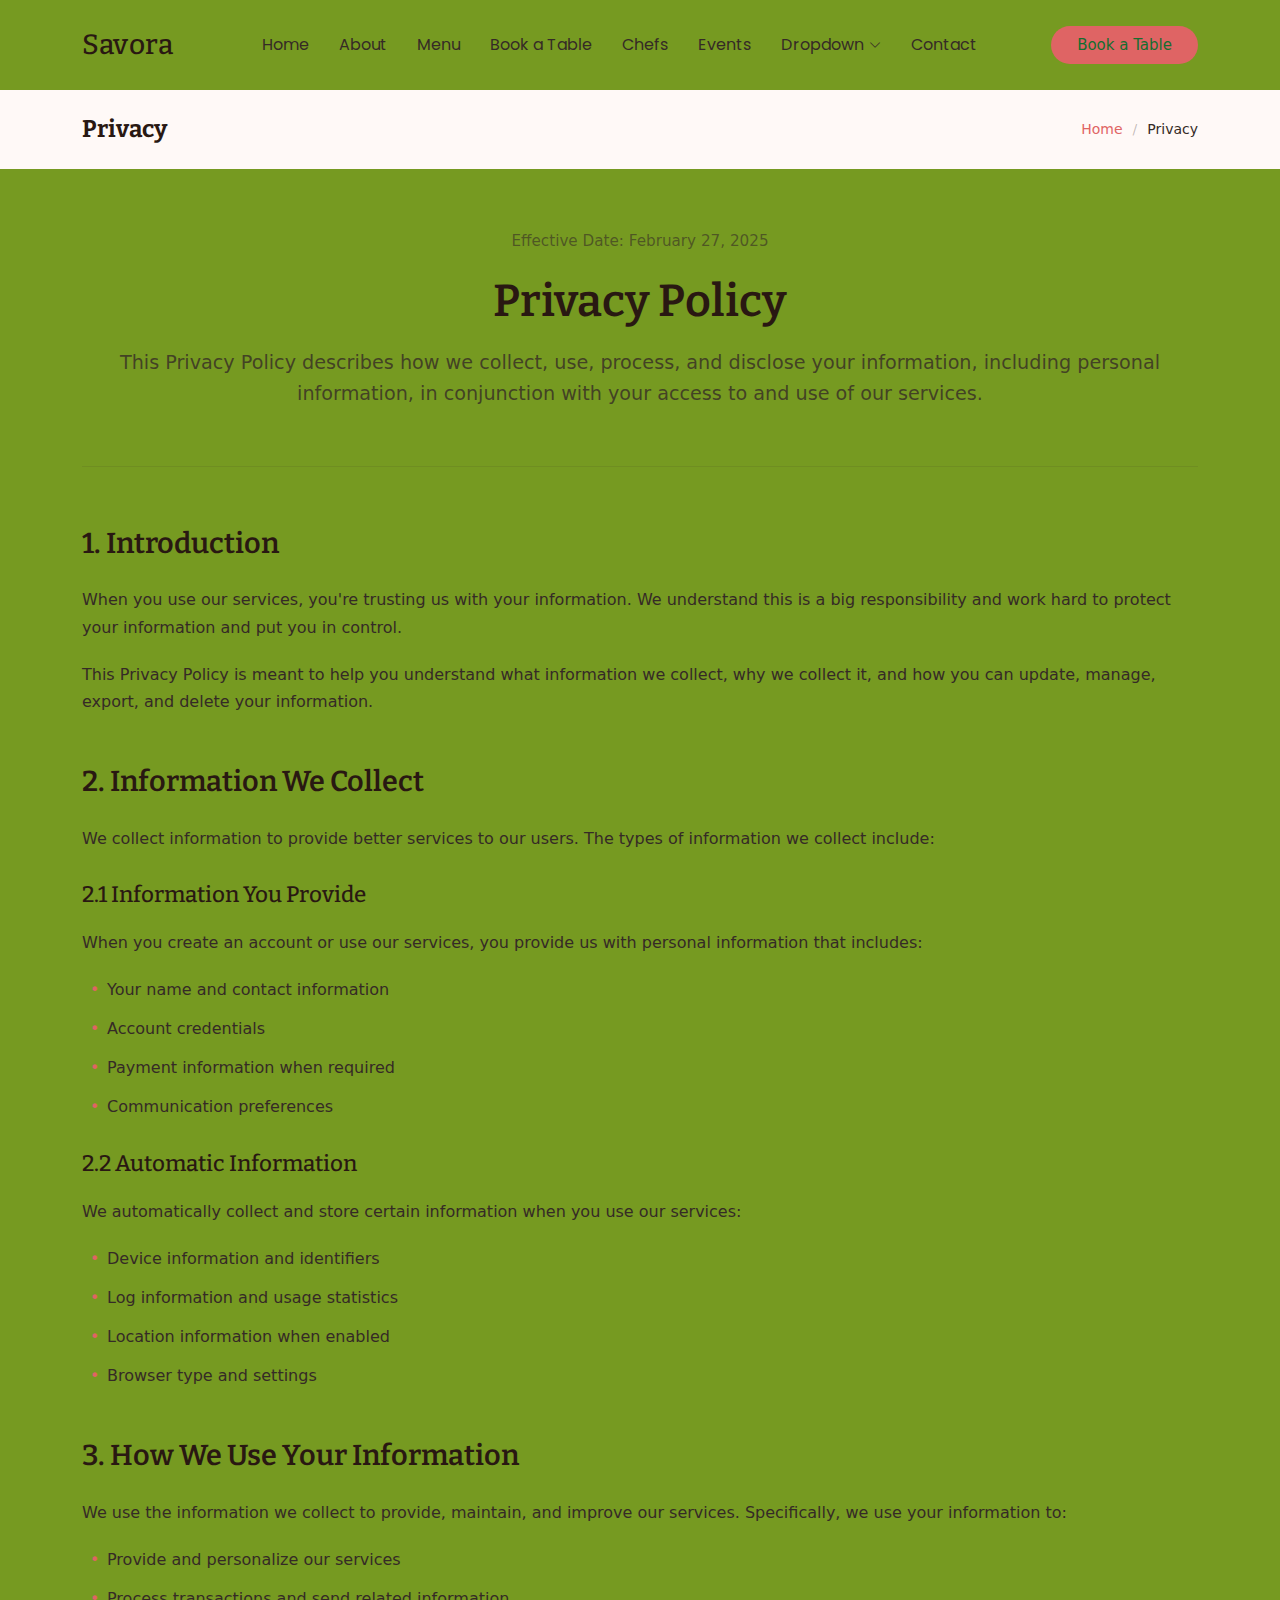
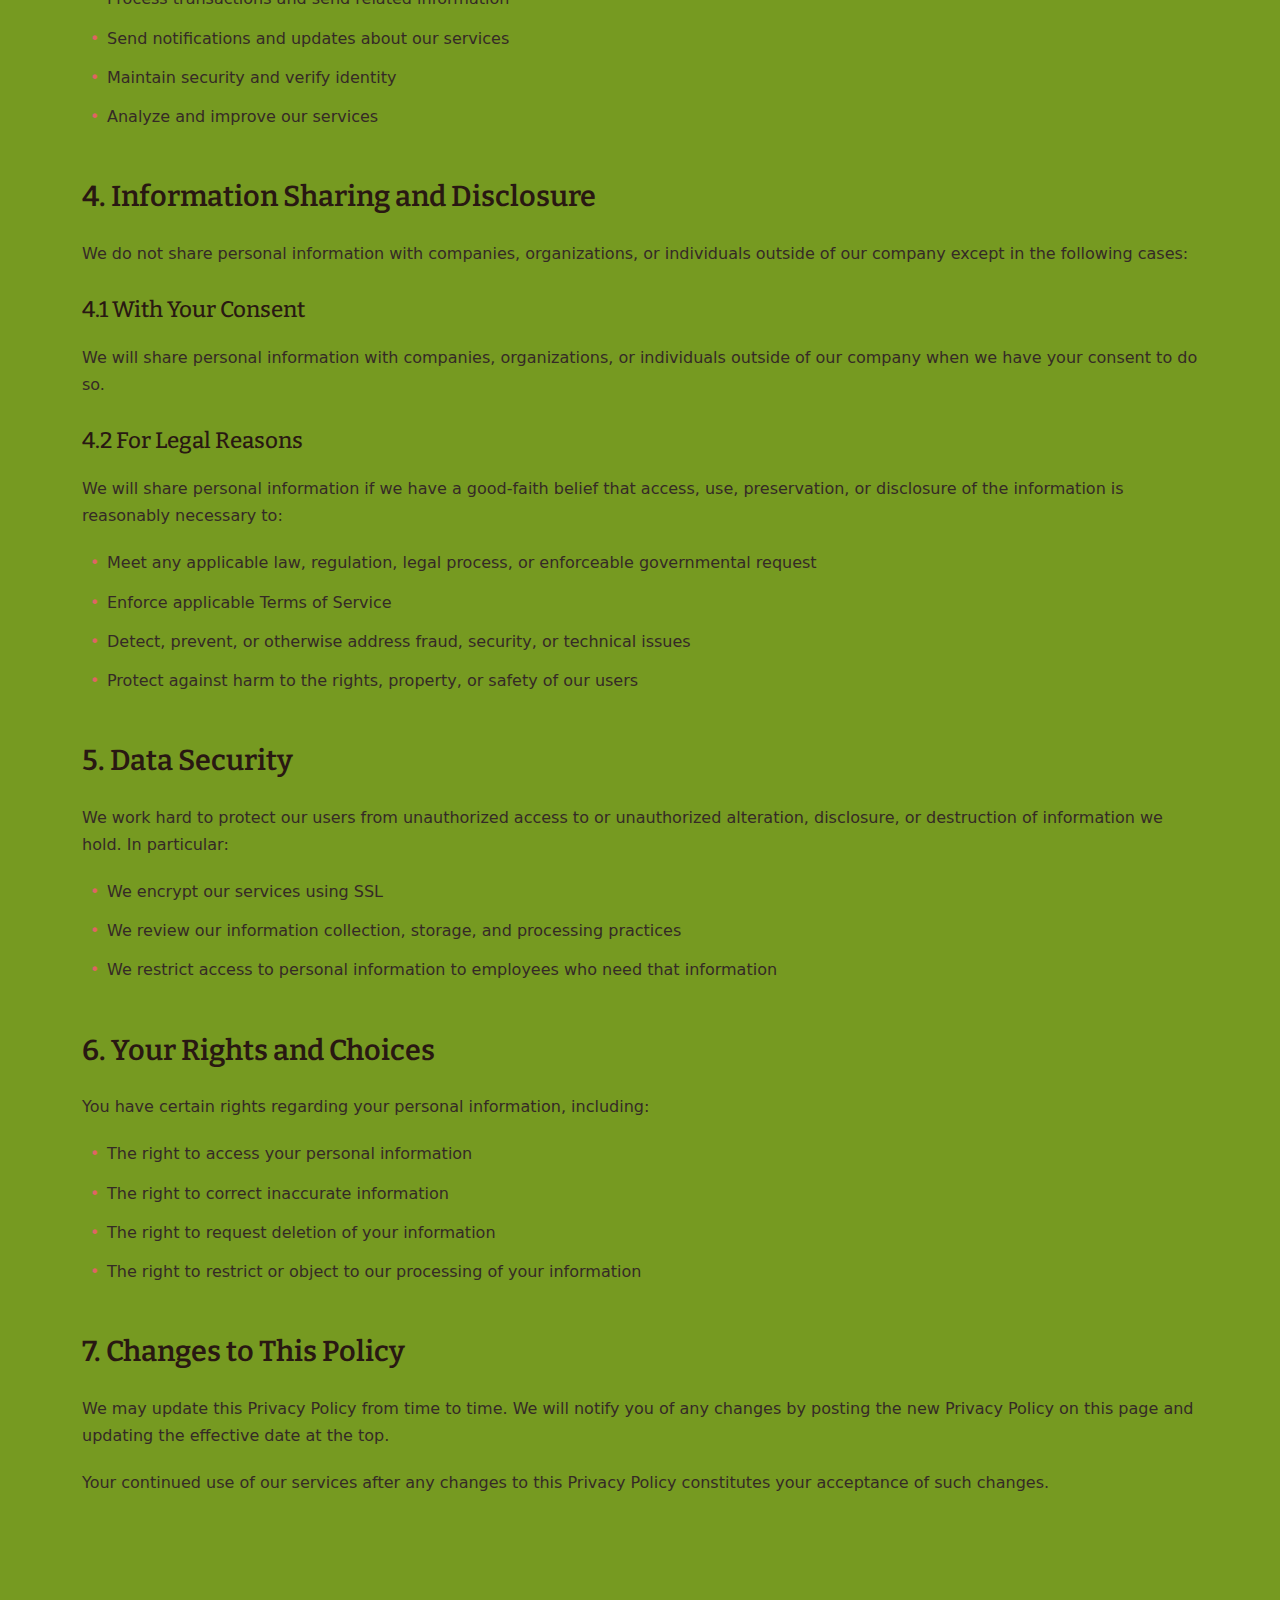
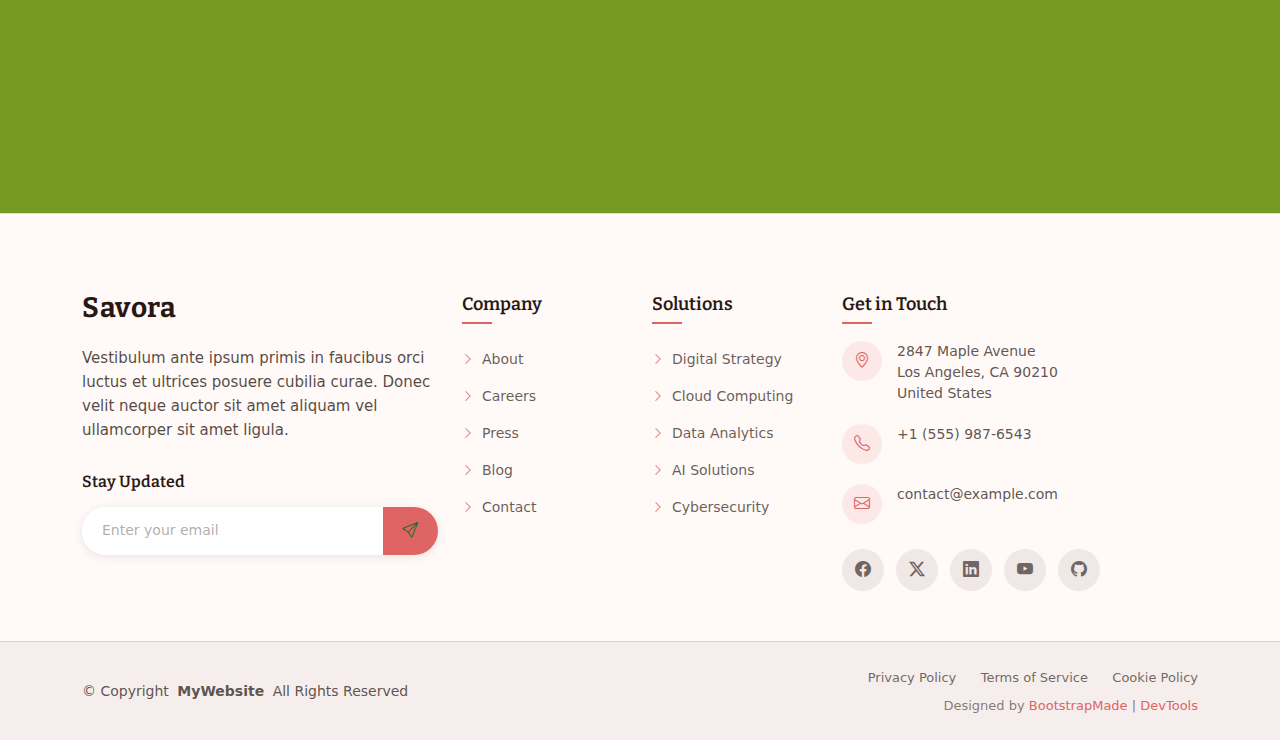
<file: Downloads/Savora/privacy.html>
<!DOCTYPE html>
<html lang="en">

<head>
  <meta charset="utf-8">
  <meta content="width=device-width, initial-scale=1.0" name="viewport">
  <title>Privacy - Savora Bootstrap Template</title>
  <meta name="description" content="">
  <meta name="keywords" content="">

  <!-- Favicons -->
  <link href="assets/img/favicon.png" rel="icon">
  <link href="assets/img/apple-touch-icon.png" rel="apple-touch-icon">

  <!-- Fonts -->
  <link href="https://fonts.googleapis.com" rel="preconnect">
  <link href="https://fonts.gstatic.com" rel="preconnect" crossorigin>
  <link href="https://fonts.googleapis.com/css2?family=Roboto:ital,wght@0,100;0,300;0,400;0,500;0,700;0,900;1,100;1,300;1,400;1,500;1,700;1,900&family=Poppins:ital,wght@0,100;0,200;0,300;0,400;0,500;0,600;0,700;0,800;0,900;1,100;1,200;1,300;1,400;1,500;1,600;1,700;1,800;1,900&family=Bitter:ital,wght@0,100;0,200;0,300;0,400;0,500;0,600;0,700;0,800;0,900;1,100;1,200;1,300;1,400;1,500;1,600;1,700;1,800;1,900&display=swap" rel="stylesheet">

  <!-- Vendor CSS Files -->
  <link href="assets/vendor/bootstrap/css/bootstrap.min.css" rel="stylesheet">
  <link href="assets/vendor/bootstrap-icons/bootstrap-icons.css" rel="stylesheet">
  <link href="assets/vendor/aos/aos.css" rel="stylesheet">
  <link href="assets/vendor/glightbox/css/glightbox.min.css" rel="stylesheet">

  <!-- Main CSS File -->
  <link href="assets/css/main.css" rel="stylesheet">

  <!-- =======================================================
  * Template Name: Savora
  * Template URL: https://bootstrapmade.com/savora-bootstrap-restaurant-template/
  * Updated: Jul 29 2025 with Bootstrap v5.3.7
  * Author: BootstrapMade.com
  * License: https://bootstrapmade.com/license/
  ======================================================== -->
</head>

<body class="privacy-page">

  <header id="header" class="header d-flex align-items-center sticky-top">
    <div class="container position-relative d-flex align-items-center justify-content-between">

      <a href="index.html" class="logo d-flex align-items-center me-auto me-xl-0">
        <!-- Uncomment the line below if you also wish to use an image logo -->
        <!-- <img src="assets/img/logo.webp" alt=""> -->
        <h1 class="sitename">Savora</h1>
      </a>

      <nav id="navmenu" class="navmenu">
        <ul>
          <li><a href="#hero">Home</a></li>
          <li><a href="#about">About</a></li>
          <li><a href="#menu">Menu</a></li>
          <li><a href="#book-a-table">Book a Table</a></li>
          <li><a href="#chefs">Chefs</a></li>
          <li><a href="#events">Events</a></li>
          <li class="dropdown"><a href="#"><span>Dropdown</span> <i class="bi bi-chevron-down toggle-dropdown"></i></a>
            <ul>
              <li><a href="#">Dropdown 1</a></li>
              <li class="dropdown"><a href="#"><span>Deep Dropdown</span> <i class="bi bi-chevron-down toggle-dropdown"></i></a>
                <ul>
                  <li><a href="#">Deep Dropdown 1</a></li>
                  <li><a href="#">Deep Dropdown 2</a></li>
                  <li><a href="#">Deep Dropdown 3</a></li>
                  <li><a href="#">Deep Dropdown 4</a></li>
                  <li><a href="#">Deep Dropdown 5</a></li>
                </ul>
              </li>
              <li><a href="#">Dropdown 2</a></li>
              <li><a href="#">Dropdown 3</a></li>
              <li><a href="#">Dropdown 4</a></li>
            </ul>
          </li>
          <li><a href="#contact">Contact</a></li>
        </ul>
        <i class="mobile-nav-toggle d-xl-none bi bi-list"></i>
      </nav>

      <a class="btn-getstarted d-none d-sm-block" href="#book-a-table">Book a Table</a>

    </div>
  </header>

  <main class="main">

    <!-- Page Title -->
    <div class="page-title light-background">
      <div class="container d-lg-flex justify-content-between align-items-center">
        <h1 class="mb-2 mb-lg-0">Privacy</h1>
        <nav class="breadcrumbs">
          <ol>
            <li><a href="index.html">Home</a></li>
            <li class="current">Privacy</li>
          </ol>
        </nav>
      </div>
    </div><!-- End Page Title -->

    <!-- Privacy Section -->
    <section id="privacy" class="privacy section">

      <div class="container" data-aos="fade-up">
        <!-- Header -->
        <div class="privacy-header" data-aos="fade-up">
          <div class="header-content">
            <div class="last-updated">Effective Date: February 27, 2025</div>
            <h1>Privacy Policy</h1>
            <p class="intro-text">This Privacy Policy describes how we collect, use, process, and disclose your information, including personal information, in conjunction with your access to and use of our services.</p>
          </div>
        </div>

        <!-- Main Content -->
        <div class="privacy-content" data-aos="fade-up">
          <!-- Introduction -->
          <div class="content-section">
            <h2>1. Introduction</h2>
            <p>When you use our services, you're trusting us with your information. We understand this is a big responsibility and work hard to protect your information and put you in control.</p>
            <p>This Privacy Policy is meant to help you understand what information we collect, why we collect it, and how you can update, manage, export, and delete your information.</p>
          </div>

          <!-- Information Collection -->
          <div class="content-section">
            <h2>2. Information We Collect</h2>
            <p>We collect information to provide better services to our users. The types of information we collect include:</p>

            <h3>2.1 Information You Provide</h3>
            <p>When you create an account or use our services, you provide us with personal information that includes:</p>
            <ul>
              <li>Your name and contact information</li>
              <li>Account credentials</li>
              <li>Payment information when required</li>
              <li>Communication preferences</li>
            </ul>

            <h3>2.2 Automatic Information</h3>
            <p>We automatically collect and store certain information when you use our services:</p>
            <ul>
              <li>Device information and identifiers</li>
              <li>Log information and usage statistics</li>
              <li>Location information when enabled</li>
              <li>Browser type and settings</li>
            </ul>
          </div>

          <!-- Use of Information -->
          <div class="content-section">
            <h2>3. How We Use Your Information</h2>
            <p>We use the information we collect to provide, maintain, and improve our services. Specifically, we use your information to:</p>
            <ul>
              <li>Provide and personalize our services</li>
              <li>Process transactions and send related information</li>
              <li>Send notifications and updates about our services</li>
              <li>Maintain security and verify identity</li>
              <li>Analyze and improve our services</li>
            </ul>
          </div>

          <!-- Information Sharing -->
          <div class="content-section">
            <h2>4. Information Sharing and Disclosure</h2>
            <p>We do not share personal information with companies, organizations, or individuals outside of our company except in the following cases:</p>

            <h3>4.1 With Your Consent</h3>
            <p>We will share personal information with companies, organizations, or individuals outside of our company when we have your consent to do so.</p>

            <h3>4.2 For Legal Reasons</h3>
            <p>We will share personal information if we have a good-faith belief that access, use, preservation, or disclosure of the information is reasonably necessary to:</p>
            <ul>
              <li>Meet any applicable law, regulation, legal process, or enforceable governmental request</li>
              <li>Enforce applicable Terms of Service</li>
              <li>Detect, prevent, or otherwise address fraud, security, or technical issues</li>
              <li>Protect against harm to the rights, property, or safety of our users</li>
            </ul>
          </div>

          <!-- Data Security -->
          <div class="content-section">
            <h2>5. Data Security</h2>
            <p>We work hard to protect our users from unauthorized access to or unauthorized alteration, disclosure, or destruction of information we hold. In particular:</p>
            <ul>
              <li>We encrypt our services using SSL</li>
              <li>We review our information collection, storage, and processing practices</li>
              <li>We restrict access to personal information to employees who need that information</li>
            </ul>
          </div>

          <!-- Your Rights -->
          <div class="content-section">
            <h2>6. Your Rights and Choices</h2>
            <p>You have certain rights regarding your personal information, including:</p>
            <ul>
              <li>The right to access your personal information</li>
              <li>The right to correct inaccurate information</li>
              <li>The right to request deletion of your information</li>
              <li>The right to restrict or object to our processing of your information</li>
            </ul>
          </div>

          <!-- Policy Updates -->
          <div class="content-section">
            <h2>7. Changes to This Policy</h2>
            <p>We may update this Privacy Policy from time to time. We will notify you of any changes by posting the new Privacy Policy on this page and updating the effective date at the top.</p>
            <p>Your continued use of our services after any changes to this Privacy Policy constitutes your acceptance of such changes.</p>
          </div>
        </div>

        <!-- Contact Section -->
        <div class="privacy-contact" data-aos="fade-up">
          <h2>Contact Us</h2>
          <p>If you have any questions about this Privacy Policy or our practices, please contact us:</p>
          <div class="contact-details">
            <p><strong>Email:</strong> privacy@example.com</p>
            <p><strong>Address:</strong> 123 Privacy Street, Security City, 12345</p>
          </div>
        </div>

      </div>

    </section><!-- /Privacy Section -->

  </main>

  <footer id="footer" class="footer light-background">

    <div class="container">
      <div class="row gy-5">

        <div class="col-lg-4">
          <div class="footer-content">
            <a href="index.html" class="logo d-flex align-items-center mb-4">
              <span class="sitename">Savora</span>
            </a>
            <p class="mb-4">Vestibulum ante ipsum primis in faucibus orci luctus et ultrices posuere cubilia curae. Donec velit neque auctor sit amet aliquam vel ullamcorper sit amet ligula.</p>

            <div class="newsletter-form">
              <h5>Stay Updated</h5>
              <form action="forms/newsletter.php" method="post" class="php-email-form">
                <div class="input-group">
                  <input type="email" name="email" class="form-control" placeholder="Enter your email" required="">
                  <button type="submit" class="btn-subscribe">
                    <i class="bi bi-send"></i>
                  </button>
                </div>
                <div class="loading">Loading</div>
                <div class="error-message"></div>
                <div class="sent-message">Thank you for subscribing!</div>
              </form>
            </div>
          </div>
        </div>

        <div class="col-lg-2 col-6">
          <div class="footer-links">
            <h4>Company</h4>
            <ul>
              <li><a href="#"><i class="bi bi-chevron-right"></i> About</a></li>
              <li><a href="#"><i class="bi bi-chevron-right"></i> Careers</a></li>
              <li><a href="#"><i class="bi bi-chevron-right"></i> Press</a></li>
              <li><a href="#"><i class="bi bi-chevron-right"></i> Blog</a></li>
              <li><a href="#"><i class="bi bi-chevron-right"></i> Contact</a></li>
            </ul>
          </div>
        </div>

        <div class="col-lg-2 col-6">
          <div class="footer-links">
            <h4>Solutions</h4>
            <ul>
              <li><a href="#"><i class="bi bi-chevron-right"></i> Digital Strategy</a></li>
              <li><a href="#"><i class="bi bi-chevron-right"></i> Cloud Computing</a></li>
              <li><a href="#"><i class="bi bi-chevron-right"></i> Data Analytics</a></li>
              <li><a href="#"><i class="bi bi-chevron-right"></i> AI Solutions</a></li>
              <li><a href="#"><i class="bi bi-chevron-right"></i> Cybersecurity</a></li>
            </ul>
          </div>
        </div>

        <div class="col-lg-4">
          <div class="footer-contact">
            <h4>Get in Touch</h4>
            <div class="contact-item">
              <div class="contact-icon">
                <i class="bi bi-geo-alt"></i>
              </div>
              <div class="contact-info">
                <p>2847 Maple Avenue<br>Los Angeles, CA 90210<br>United States</p>
              </div>
            </div>

            <div class="contact-item">
              <div class="contact-icon">
                <i class="bi bi-telephone"></i>
              </div>
              <div class="contact-info">
                <p>+1 (555) 987-6543</p>
              </div>
            </div>

            <div class="contact-item">
              <div class="contact-icon">
                <i class="bi bi-envelope"></i>
              </div>
              <div class="contact-info">
                <p>contact@example.com</p>
              </div>
            </div>

            <div class="social-links">
              <a href="#"><i class="bi bi-facebook"></i></a>
              <a href="#"><i class="bi bi-twitter-x"></i></a>
              <a href="#"><i class="bi bi-linkedin"></i></a>
              <a href="#"><i class="bi bi-youtube"></i></a>
              <a href="#"><i class="bi bi-github"></i></a>
            </div>
          </div>
        </div>

      </div>
    </div>

    <div class="footer-bottom">
      <div class="container">
        <div class="row align-items-center">
          <div class="col-lg-6">
            <div class="copyright">
              <p>© <span>Copyright</span> <strong class="px-1 sitename">MyWebsite</strong> <span>All Rights Reserved</span></p>
            </div>
          </div>
          <div class="col-lg-6">
            <div class="footer-bottom-links">
              <a href="#">Privacy Policy</a>
              <a href="#">Terms of Service</a>
              <a href="#">Cookie Policy</a>
            </div>
            <div class="credits">
              <!-- All the links in the footer should remain intact. -->
              <!-- You can delete the links only if you've purchased the pro version. -->
              <!-- Licensing information: https://bootstrapmade.com/license/ -->
              <!-- Purchase the pro version with working PHP/AJAX contact form: [buy-url] -->
              Designed by <a href="https://bootstrapmade.com/">BootstrapMade</a> | <a href="https://bootstrapmade.com/tools/">DevTools</a>
            </div>
          </div>
        </div>
      </div>
    </div>

  </footer>

  <!-- Scroll Top -->
  <a href="#" id="scroll-top" class="scroll-top d-flex align-items-center justify-content-center"><i class="bi bi-arrow-up-short"></i></a>

  <!-- Preloader -->
  <div id="preloader"></div>

  <!-- Vendor JS Files -->
  <script src="assets/vendor/bootstrap/js/bootstrap.bundle.min.js"></script>
  <script src="assets/vendor/php-email-form/validate.js"></script>
  <script src="assets/vendor/aos/aos.js"></script>
  <script src="assets/vendor/imagesloaded/imagesloaded.pkgd.min.js"></script>
  <script src="assets/vendor/isotope-layout/isotope.pkgd.min.js"></script>
  <script src="assets/vendor/glightbox/js/glightbox.min.js"></script>

  <!-- Main JS File -->
  <script src="assets/js/main.js"></script>

</body>

</html>
</file>
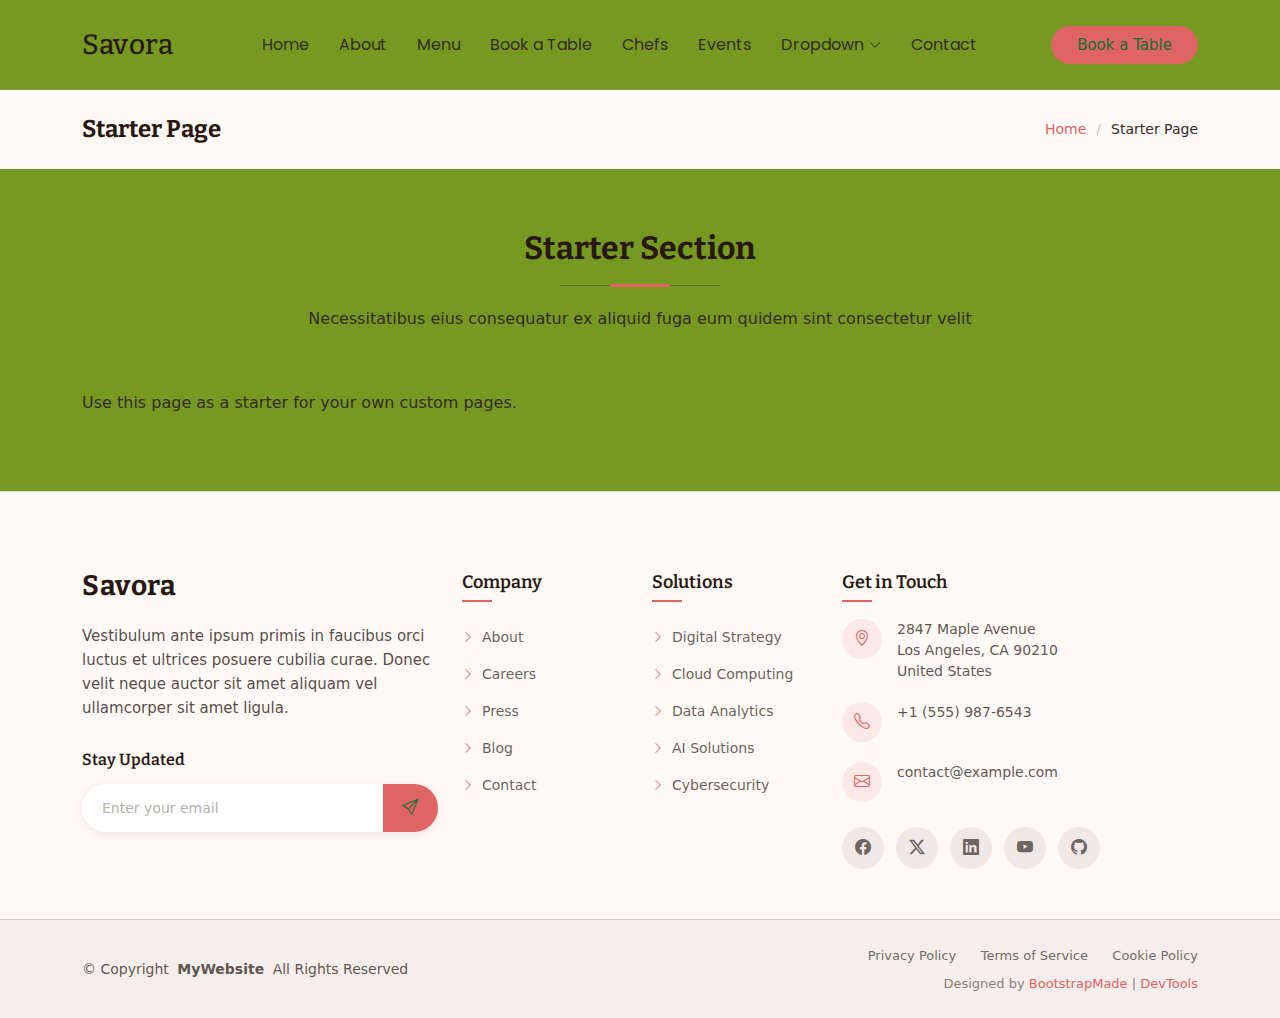
<file: Downloads/Savora/starter-page.html>
<!DOCTYPE html>
<html lang="en">

<head>
  <meta charset="utf-8">
  <meta content="width=device-width, initial-scale=1.0" name="viewport">
  <title>Starter Page - Savora Bootstrap Template</title>
  <meta name="description" content="">
  <meta name="keywords" content="">

  <!-- Favicons -->
  <link href="assets/img/favicon.png" rel="icon">
  <link href="assets/img/apple-touch-icon.png" rel="apple-touch-icon">

  <!-- Fonts -->
  <link href="https://fonts.googleapis.com" rel="preconnect">
  <link href="https://fonts.gstatic.com" rel="preconnect" crossorigin>
  <link href="https://fonts.googleapis.com/css2?family=Roboto:ital,wght@0,100;0,300;0,400;0,500;0,700;0,900;1,100;1,300;1,400;1,500;1,700;1,900&family=Poppins:ital,wght@0,100;0,200;0,300;0,400;0,500;0,600;0,700;0,800;0,900;1,100;1,200;1,300;1,400;1,500;1,600;1,700;1,800;1,900&family=Bitter:ital,wght@0,100;0,200;0,300;0,400;0,500;0,600;0,700;0,800;0,900;1,100;1,200;1,300;1,400;1,500;1,600;1,700;1,800;1,900&display=swap" rel="stylesheet">

  <!-- Vendor CSS Files -->
  <link href="assets/vendor/bootstrap/css/bootstrap.min.css" rel="stylesheet">
  <link href="assets/vendor/bootstrap-icons/bootstrap-icons.css" rel="stylesheet">
  <link href="assets/vendor/aos/aos.css" rel="stylesheet">
  <link href="assets/vendor/glightbox/css/glightbox.min.css" rel="stylesheet">

  <!-- Main CSS File -->
  <link href="assets/css/main.css" rel="stylesheet">

  <!-- =======================================================
  * Template Name: Savora
  * Template URL: https://bootstrapmade.com/savora-bootstrap-restaurant-template/
  * Updated: Jul 29 2025 with Bootstrap v5.3.7
  * Author: BootstrapMade.com
  * License: https://bootstrapmade.com/license/
  ======================================================== -->
</head>

<body class="starter-page-page">

  <header id="header" class="header d-flex align-items-center sticky-top">
    <div class="container position-relative d-flex align-items-center justify-content-between">

      <a href="index.html" class="logo d-flex align-items-center me-auto me-xl-0">
        <!-- Uncomment the line below if you also wish to use an image logo -->
        <!-- <img src="assets/img/logo.webp" alt=""> -->
        <h1 class="sitename">Savora</h1>
      </a>

      <nav id="navmenu" class="navmenu">
        <ul>
          <li><a href="#hero">Home</a></li>
          <li><a href="#about">About</a></li>
          <li><a href="#menu">Menu</a></li>
          <li><a href="#book-a-table">Book a Table</a></li>
          <li><a href="#chefs">Chefs</a></li>
          <li><a href="#events">Events</a></li>
          <li class="dropdown"><a href="#"><span>Dropdown</span> <i class="bi bi-chevron-down toggle-dropdown"></i></a>
            <ul>
              <li><a href="#">Dropdown 1</a></li>
              <li class="dropdown"><a href="#"><span>Deep Dropdown</span> <i class="bi bi-chevron-down toggle-dropdown"></i></a>
                <ul>
                  <li><a href="#">Deep Dropdown 1</a></li>
                  <li><a href="#">Deep Dropdown 2</a></li>
                  <li><a href="#">Deep Dropdown 3</a></li>
                  <li><a href="#">Deep Dropdown 4</a></li>
                  <li><a href="#">Deep Dropdown 5</a></li>
                </ul>
              </li>
              <li><a href="#">Dropdown 2</a></li>
              <li><a href="#">Dropdown 3</a></li>
              <li><a href="#">Dropdown 4</a></li>
            </ul>
          </li>
          <li><a href="#contact">Contact</a></li>
        </ul>
        <i class="mobile-nav-toggle d-xl-none bi bi-list"></i>
      </nav>

      <a class="btn-getstarted d-none d-sm-block" href="#book-a-table">Book a Table</a>

    </div>
  </header>

  <main class="main">

    <!-- Page Title -->
    <div class="page-title light-background">
      <div class="container d-lg-flex justify-content-between align-items-center">
        <h1 class="mb-2 mb-lg-0">Starter Page</h1>
        <nav class="breadcrumbs">
          <ol>
            <li><a href="index.html">Home</a></li>
            <li class="current">Starter Page</li>
          </ol>
        </nav>
      </div>
    </div><!-- End Page Title -->

    <!-- Starter Section Section -->
    <section id="starter-section" class="starter-section section">

      <!-- Section Title -->
      <div class="container section-title" data-aos="fade-up">
        <h2>Starter Section</h2>
        <p>Necessitatibus eius consequatur ex aliquid fuga eum quidem sint consectetur velit</p>
      </div><!-- End Section Title -->

      <div class="container" data-aos="fade-up">
        <p>Use this page as a starter for your own custom pages.</p>
      </div>

    </section><!-- /Starter Section Section -->

  </main>

  <footer id="footer" class="footer light-background">

    <div class="container">
      <div class="row gy-5">

        <div class="col-lg-4">
          <div class="footer-content">
            <a href="index.html" class="logo d-flex align-items-center mb-4">
              <span class="sitename">Savora</span>
            </a>
            <p class="mb-4">Vestibulum ante ipsum primis in faucibus orci luctus et ultrices posuere cubilia curae. Donec velit neque auctor sit amet aliquam vel ullamcorper sit amet ligula.</p>

            <div class="newsletter-form">
              <h5>Stay Updated</h5>
              <form action="forms/newsletter.php" method="post" class="php-email-form">
                <div class="input-group">
                  <input type="email" name="email" class="form-control" placeholder="Enter your email" required="">
                  <button type="submit" class="btn-subscribe">
                    <i class="bi bi-send"></i>
                  </button>
                </div>
                <div class="loading">Loading</div>
                <div class="error-message"></div>
                <div class="sent-message">Thank you for subscribing!</div>
              </form>
            </div>
          </div>
        </div>

        <div class="col-lg-2 col-6">
          <div class="footer-links">
            <h4>Company</h4>
            <ul>
              <li><a href="#"><i class="bi bi-chevron-right"></i> About</a></li>
              <li><a href="#"><i class="bi bi-chevron-right"></i> Careers</a></li>
              <li><a href="#"><i class="bi bi-chevron-right"></i> Press</a></li>
              <li><a href="#"><i class="bi bi-chevron-right"></i> Blog</a></li>
              <li><a href="#"><i class="bi bi-chevron-right"></i> Contact</a></li>
            </ul>
          </div>
        </div>

        <div class="col-lg-2 col-6">
          <div class="footer-links">
            <h4>Solutions</h4>
            <ul>
              <li><a href="#"><i class="bi bi-chevron-right"></i> Digital Strategy</a></li>
              <li><a href="#"><i class="bi bi-chevron-right"></i> Cloud Computing</a></li>
              <li><a href="#"><i class="bi bi-chevron-right"></i> Data Analytics</a></li>
              <li><a href="#"><i class="bi bi-chevron-right"></i> AI Solutions</a></li>
              <li><a href="#"><i class="bi bi-chevron-right"></i> Cybersecurity</a></li>
            </ul>
          </div>
        </div>

        <div class="col-lg-4">
          <div class="footer-contact">
            <h4>Get in Touch</h4>
            <div class="contact-item">
              <div class="contact-icon">
                <i class="bi bi-geo-alt"></i>
              </div>
              <div class="contact-info">
                <p>2847 Maple Avenue<br>Los Angeles, CA 90210<br>United States</p>
              </div>
            </div>

            <div class="contact-item">
              <div class="contact-icon">
                <i class="bi bi-telephone"></i>
              </div>
              <div class="contact-info">
                <p>+1 (555) 987-6543</p>
              </div>
            </div>

            <div class="contact-item">
              <div class="contact-icon">
                <i class="bi bi-envelope"></i>
              </div>
              <div class="contact-info">
                <p>contact@example.com</p>
              </div>
            </div>

            <div class="social-links">
              <a href="#"><i class="bi bi-facebook"></i></a>
              <a href="#"><i class="bi bi-twitter-x"></i></a>
              <a href="#"><i class="bi bi-linkedin"></i></a>
              <a href="#"><i class="bi bi-youtube"></i></a>
              <a href="#"><i class="bi bi-github"></i></a>
            </div>
          </div>
        </div>

      </div>
    </div>

    <div class="footer-bottom">
      <div class="container">
        <div class="row align-items-center">
          <div class="col-lg-6">
            <div class="copyright">
              <p>© <span>Copyright</span> <strong class="px-1 sitename">MyWebsite</strong> <span>All Rights Reserved</span></p>
            </div>
          </div>
          <div class="col-lg-6">
            <div class="footer-bottom-links">
              <a href="#">Privacy Policy</a>
              <a href="#">Terms of Service</a>
              <a href="#">Cookie Policy</a>
            </div>
            <div class="credits">
              <!-- All the links in the footer should remain intact. -->
              <!-- You can delete the links only if you've purchased the pro version. -->
              <!-- Licensing information: https://bootstrapmade.com/license/ -->
              <!-- Purchase the pro version with working PHP/AJAX contact form: [buy-url] -->
              Designed by <a href="https://bootstrapmade.com/">BootstrapMade</a> | <a href="https://bootstrapmade.com/tools/">DevTools</a>
            </div>
          </div>
        </div>
      </div>
    </div>

  </footer>

  <!-- Scroll Top -->
  <a href="#" id="scroll-top" class="scroll-top d-flex align-items-center justify-content-center"><i class="bi bi-arrow-up-short"></i></a>

  <!-- Preloader -->
  <div id="preloader"></div>

  <!-- Vendor JS Files -->
  <script src="assets/vendor/bootstrap/js/bootstrap.bundle.min.js"></script>
  <script src="assets/vendor/php-email-form/validate.js"></script>
  <script src="assets/vendor/aos/aos.js"></script>
  <script src="assets/vendor/imagesloaded/imagesloaded.pkgd.min.js"></script>
  <script src="assets/vendor/isotope-layout/isotope.pkgd.min.js"></script>
  <script src="assets/vendor/glightbox/js/glightbox.min.js"></script>

  <!-- Main JS File -->
  <script src="assets/js/main.js"></script>

</body>

</html>
</file>
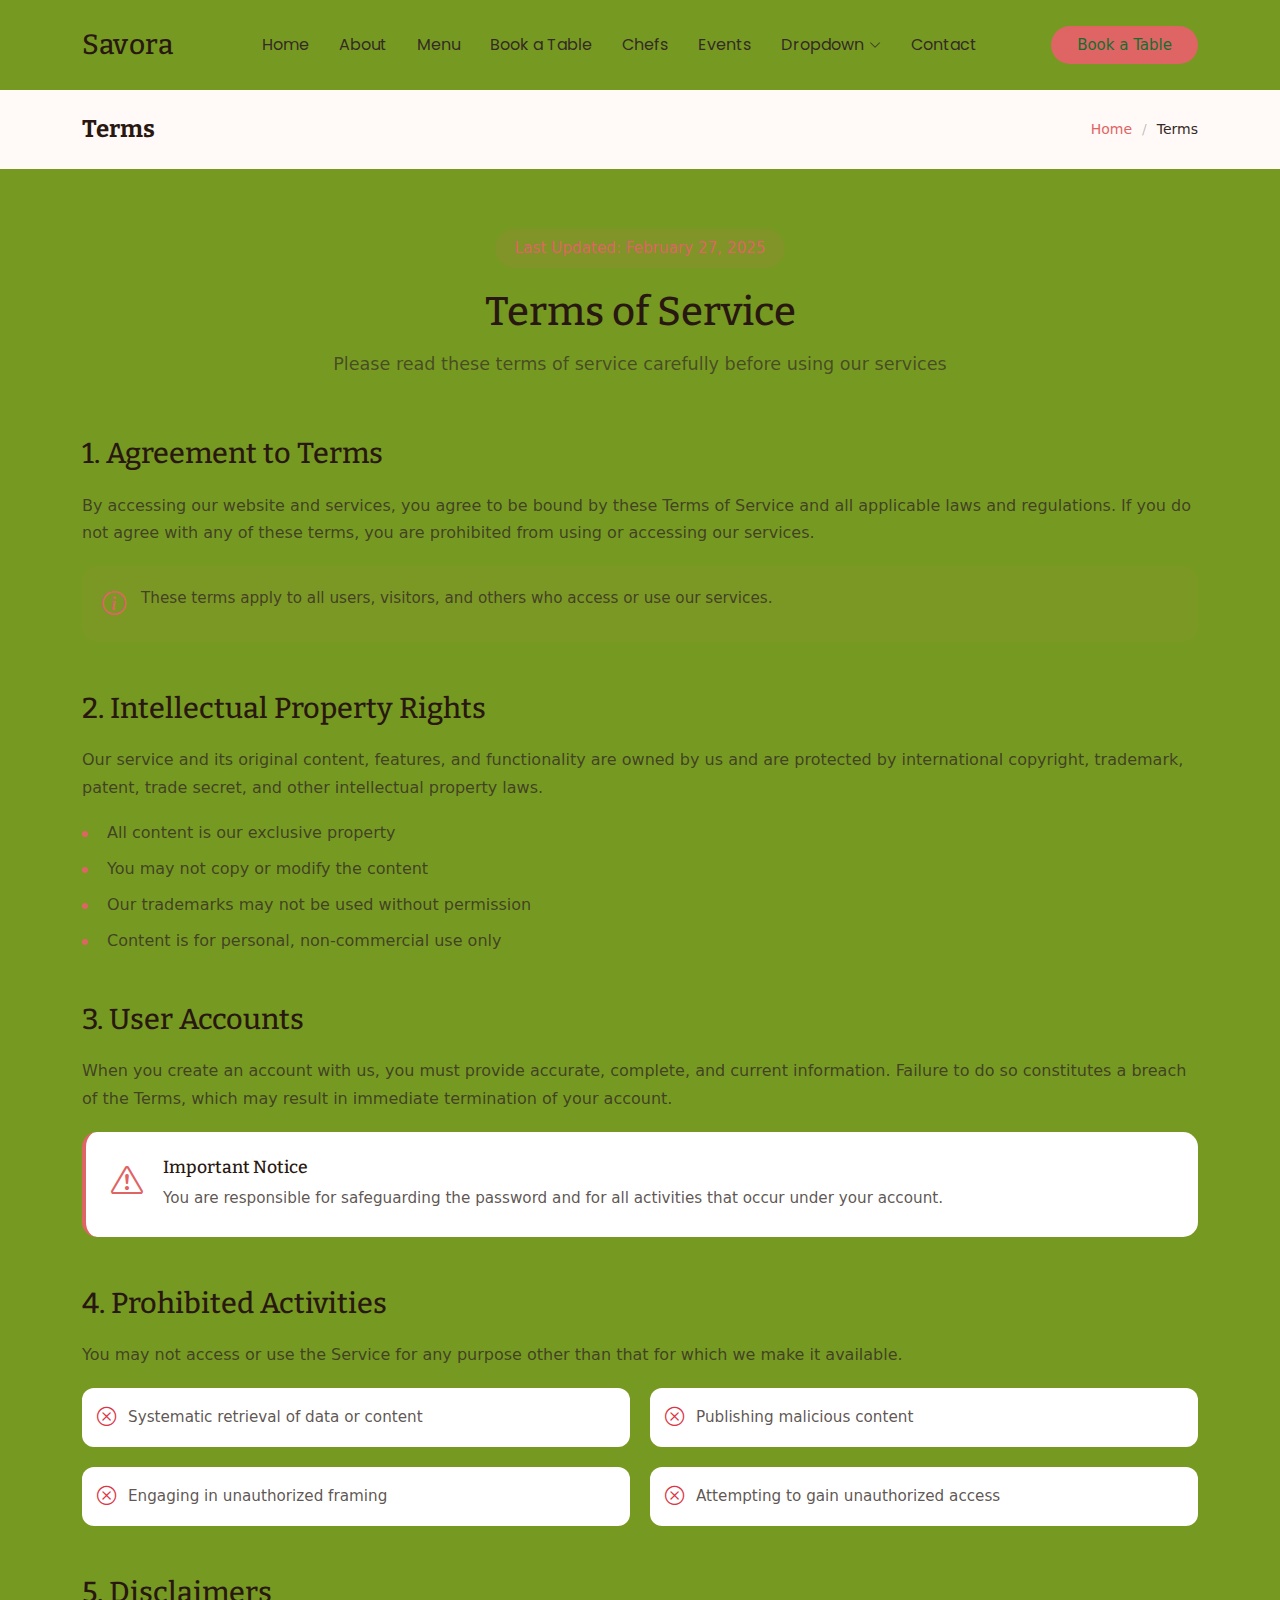
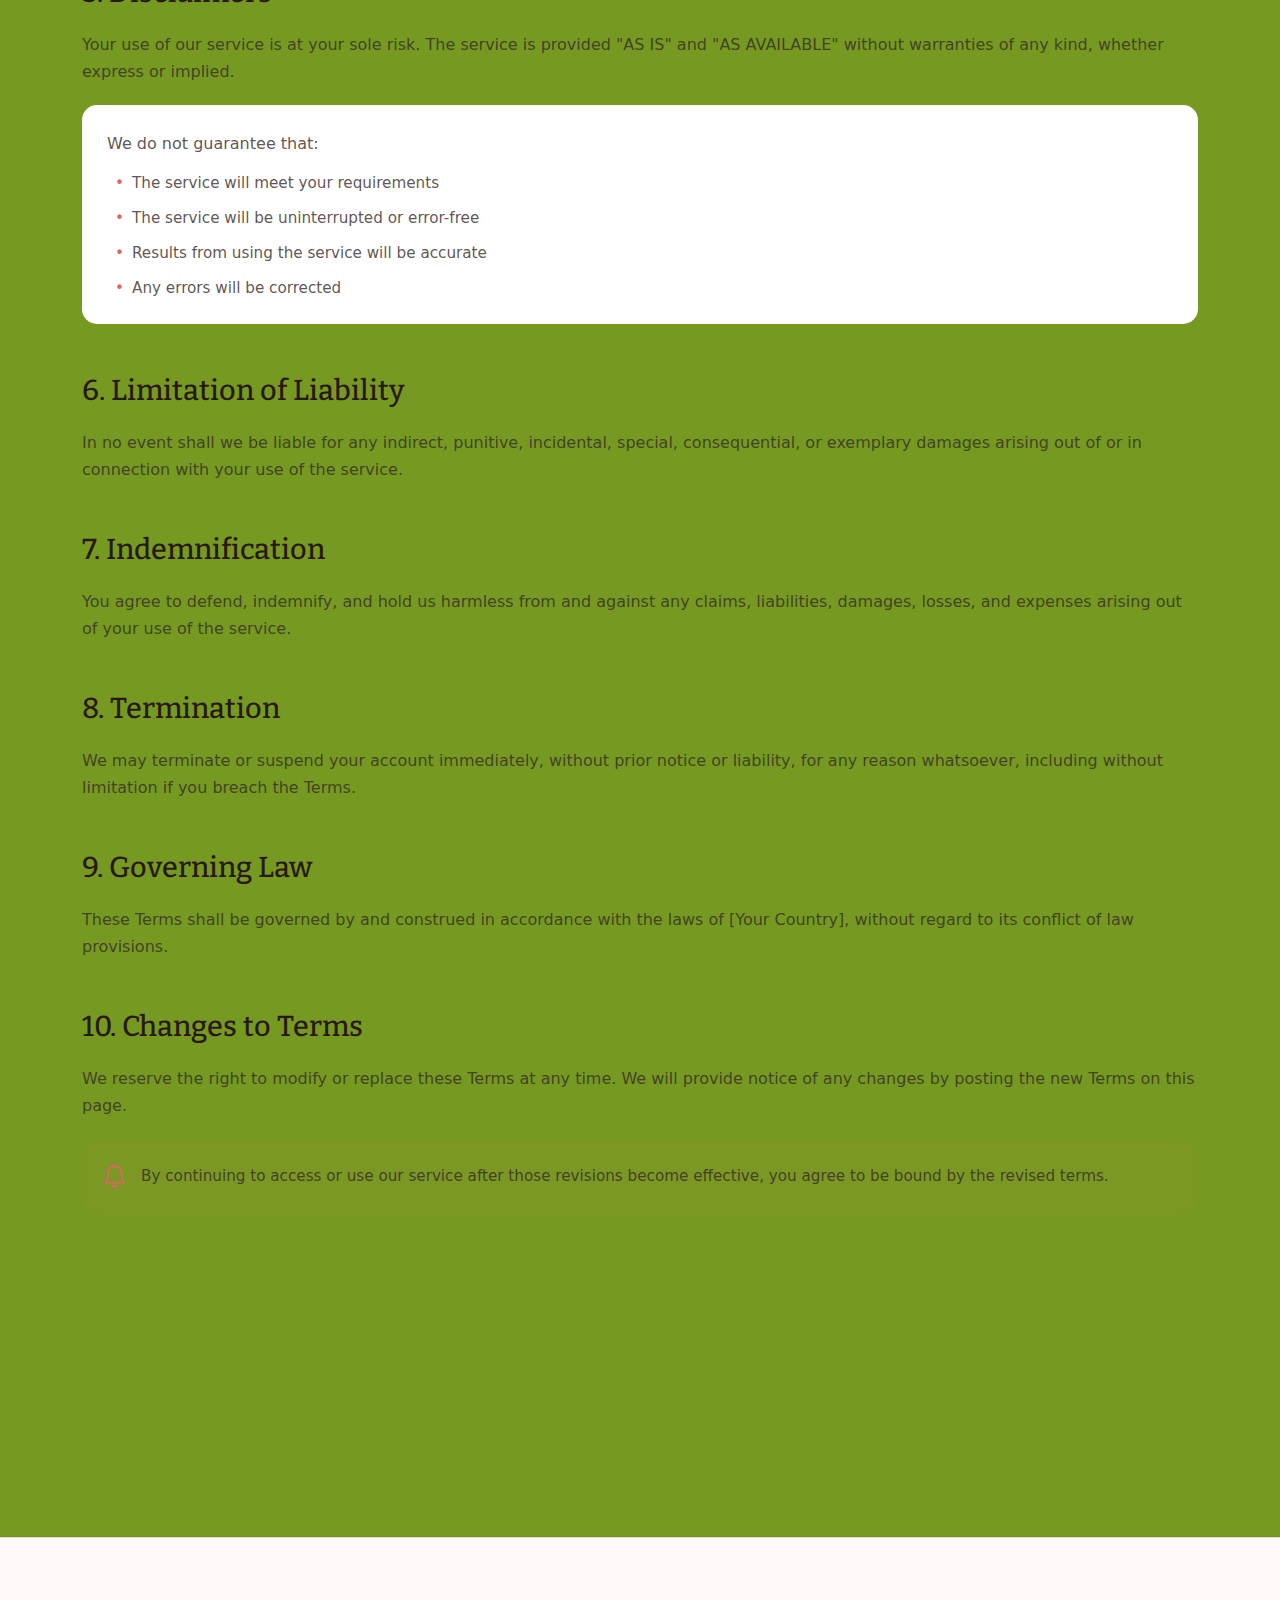
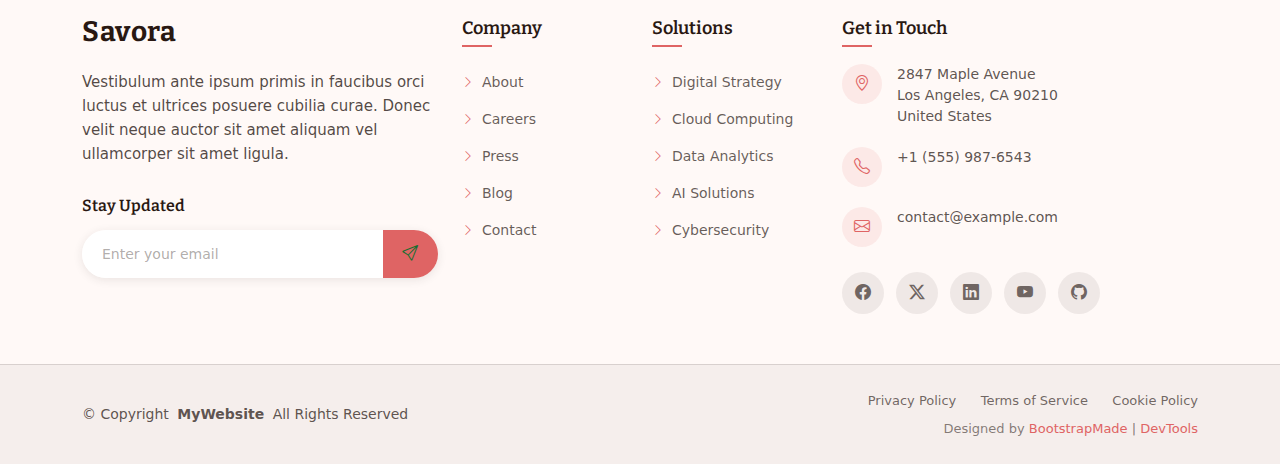
<file: Downloads/Savora/terms.html>
<!DOCTYPE html>
<html lang="en">

<head>
  <meta charset="utf-8">
  <meta content="width=device-width, initial-scale=1.0" name="viewport">
  <title>Terms - Savora Bootstrap Template</title>
  <meta name="description" content="">
  <meta name="keywords" content="">

  <!-- Favicons -->
  <link href="assets/img/favicon.png" rel="icon">
  <link href="assets/img/apple-touch-icon.png" rel="apple-touch-icon">

  <!-- Fonts -->
  <link href="https://fonts.googleapis.com" rel="preconnect">
  <link href="https://fonts.gstatic.com" rel="preconnect" crossorigin>
  <link href="https://fonts.googleapis.com/css2?family=Roboto:ital,wght@0,100;0,300;0,400;0,500;0,700;0,900;1,100;1,300;1,400;1,500;1,700;1,900&family=Poppins:ital,wght@0,100;0,200;0,300;0,400;0,500;0,600;0,700;0,800;0,900;1,100;1,200;1,300;1,400;1,500;1,600;1,700;1,800;1,900&family=Bitter:ital,wght@0,100;0,200;0,300;0,400;0,500;0,600;0,700;0,800;0,900;1,100;1,200;1,300;1,400;1,500;1,600;1,700;1,800;1,900&display=swap" rel="stylesheet">

  <!-- Vendor CSS Files -->
  <link href="assets/vendor/bootstrap/css/bootstrap.min.css" rel="stylesheet">
  <link href="assets/vendor/bootstrap-icons/bootstrap-icons.css" rel="stylesheet">
  <link href="assets/vendor/aos/aos.css" rel="stylesheet">
  <link href="assets/vendor/glightbox/css/glightbox.min.css" rel="stylesheet">

  <!-- Main CSS File -->
  <link href="assets/css/main.css" rel="stylesheet">

  <!-- =======================================================
  * Template Name: Savora
  * Template URL: https://bootstrapmade.com/savora-bootstrap-restaurant-template/
  * Updated: Jul 29 2025 with Bootstrap v5.3.7
  * Author: BootstrapMade.com
  * License: https://bootstrapmade.com/license/
  ======================================================== -->
</head>

<body class="terms-page">

  <header id="header" class="header d-flex align-items-center sticky-top">
    <div class="container position-relative d-flex align-items-center justify-content-between">

      <a href="index.html" class="logo d-flex align-items-center me-auto me-xl-0">
        <!-- Uncomment the line below if you also wish to use an image logo -->
        <!-- <img src="assets/img/logo.webp" alt=""> -->
        <h1 class="sitename">Savora</h1>
      </a>

      <nav id="navmenu" class="navmenu">
        <ul>
          <li><a href="#hero">Home</a></li>
          <li><a href="#about">About</a></li>
          <li><a href="#menu">Menu</a></li>
          <li><a href="#book-a-table">Book a Table</a></li>
          <li><a href="#chefs">Chefs</a></li>
          <li><a href="#events">Events</a></li>
          <li class="dropdown"><a href="#"><span>Dropdown</span> <i class="bi bi-chevron-down toggle-dropdown"></i></a>
            <ul>
              <li><a href="#">Dropdown 1</a></li>
              <li class="dropdown"><a href="#"><span>Deep Dropdown</span> <i class="bi bi-chevron-down toggle-dropdown"></i></a>
                <ul>
                  <li><a href="#">Deep Dropdown 1</a></li>
                  <li><a href="#">Deep Dropdown 2</a></li>
                  <li><a href="#">Deep Dropdown 3</a></li>
                  <li><a href="#">Deep Dropdown 4</a></li>
                  <li><a href="#">Deep Dropdown 5</a></li>
                </ul>
              </li>
              <li><a href="#">Dropdown 2</a></li>
              <li><a href="#">Dropdown 3</a></li>
              <li><a href="#">Dropdown 4</a></li>
            </ul>
          </li>
          <li><a href="#contact">Contact</a></li>
        </ul>
        <i class="mobile-nav-toggle d-xl-none bi bi-list"></i>
      </nav>

      <a class="btn-getstarted d-none d-sm-block" href="#book-a-table">Book a Table</a>

    </div>
  </header>

  <main class="main">

    <!-- Page Title -->
    <div class="page-title light-background">
      <div class="container d-lg-flex justify-content-between align-items-center">
        <h1 class="mb-2 mb-lg-0">Terms</h1>
        <nav class="breadcrumbs">
          <ol>
            <li><a href="index.html">Home</a></li>
            <li class="current">Terms</li>
          </ol>
        </nav>
      </div>
    </div><!-- End Page Title -->

    <!-- Terms Of Service Section -->
    <section id="terms-of-service" class="terms-of-service section">

      <div class="container" data-aos="fade-up">
        <!-- Page Header -->
        <div class="tos-header text-center" data-aos="fade-up">
          <span class="last-updated">Last Updated: February 27, 2025</span>
          <h2>Terms of Service</h2>
          <p>Please read these terms of service carefully before using our services</p>
        </div>

        <!-- Content -->
        <div class="tos-content" data-aos="fade-up" data-aos-delay="200">
          <!-- Agreement Section -->
          <div id="agreement" class="content-section">
            <h3>1. Agreement to Terms</h3>
            <p>By accessing our website and services, you agree to be bound by these Terms of Service and all applicable laws and regulations. If you do not agree with any of these terms, you are prohibited from using or accessing our services.</p>
            <div class="info-box">
              <i class="bi bi-info-circle"></i>
              <p>These terms apply to all users, visitors, and others who access or use our services.</p>
            </div>
          </div>

          <!-- Intellectual Property -->
          <div id="intellectual-property" class="content-section">
            <h3>2. Intellectual Property Rights</h3>
            <p>Our service and its original content, features, and functionality are owned by us and are protected by international copyright, trademark, patent, trade secret, and other intellectual property laws.</p>
            <ul class="list-items">
              <li>All content is our exclusive property</li>
              <li>You may not copy or modify the content</li>
              <li>Our trademarks may not be used without permission</li>
              <li>Content is for personal, non-commercial use only</li>
            </ul>
          </div>

          <!-- User Accounts -->
          <div id="user-accounts" class="content-section">
            <h3>3. User Accounts</h3>
            <p>When you create an account with us, you must provide accurate, complete, and current information. Failure to do so constitutes a breach of the Terms, which may result in immediate termination of your account.</p>
            <div class="alert-box">
              <i class="bi bi-exclamation-triangle"></i>
              <div class="alert-content">
                <h5>Important Notice</h5>
                <p>You are responsible for safeguarding the password and for all activities that occur under your account.</p>
              </div>
            </div>
          </div>

          <!-- Prohibited Activities -->
          <div id="prohibited" class="content-section">
            <h3>4. Prohibited Activities</h3>
            <p>You may not access or use the Service for any purpose other than that for which we make it available.</p>
            <div class="prohibited-list">
              <div class="prohibited-item">
                <i class="bi bi-x-circle"></i>
                <span>Systematic retrieval of data or content</span>
              </div>
              <div class="prohibited-item">
                <i class="bi bi-x-circle"></i>
                <span>Publishing malicious content</span>
              </div>
              <div class="prohibited-item">
                <i class="bi bi-x-circle"></i>
                <span>Engaging in unauthorized framing</span>
              </div>
              <div class="prohibited-item">
                <i class="bi bi-x-circle"></i>
                <span>Attempting to gain unauthorized access</span>
              </div>
            </div>
          </div>

          <!-- Disclaimers -->
          <div id="disclaimer" class="content-section">
            <h3>5. Disclaimers</h3>
            <p>Your use of our service is at your sole risk. The service is provided "AS IS" and "AS AVAILABLE" without warranties of any kind, whether express or implied.</p>
            <div class="disclaimer-box">
              <p>We do not guarantee that:</p>
              <ul>
                <li>The service will meet your requirements</li>
                <li>The service will be uninterrupted or error-free</li>
                <li>Results from using the service will be accurate</li>
                <li>Any errors will be corrected</li>
              </ul>
            </div>
          </div>

          <!-- Limitation of Liability -->
          <div id="limitation" class="content-section">
            <h3>6. Limitation of Liability</h3>
            <p>In no event shall we be liable for any indirect, punitive, incidental, special, consequential, or exemplary damages arising out of or in connection with your use of the service.</p>
          </div>

          <!-- Indemnification -->
          <div id="indemnification" class="content-section">
            <h3>7. Indemnification</h3>
            <p>You agree to defend, indemnify, and hold us harmless from and against any claims, liabilities, damages, losses, and expenses arising out of your use of the service.</p>
          </div>

          <!-- Termination -->
          <div id="termination" class="content-section">
            <h3>8. Termination</h3>
            <p>We may terminate or suspend your account immediately, without prior notice or liability, for any reason whatsoever, including without limitation if you breach the Terms.</p>
          </div>

          <!-- Governing Law -->
          <div id="governing-law" class="content-section">
            <h3>9. Governing Law</h3>
            <p>These Terms shall be governed by and construed in accordance with the laws of [Your Country], without regard to its conflict of law provisions.</p>
          </div>

          <!-- Changes -->
          <div id="changes" class="content-section">
            <h3>10. Changes to Terms</h3>
            <p>We reserve the right to modify or replace these Terms at any time. We will provide notice of any changes by posting the new Terms on this page.</p>
            <div class="notice-box">
              <i class="bi bi-bell"></i>
              <p>By continuing to access or use our service after those revisions become effective, you agree to be bound by the revised terms.</p>
            </div>
          </div>
        </div>

        <!-- Contact Section -->
        <div class="tos-contact" data-aos="fade-up" data-aos-delay="300">
          <div class="contact-box">
            <div class="contact-icon">
              <i class="bi bi-envelope"></i>
            </div>
            <div class="contact-content">
              <h4>Questions About Terms?</h4>
              <p>If you have any questions about these Terms, please contact us.</p>
              <a href="#" class="contact-link">Contact Support</a>
            </div>
          </div>
        </div>
      </div>

    </section><!-- /Terms Of Service Section -->

  </main>

  <footer id="footer" class="footer light-background">

    <div class="container">
      <div class="row gy-5">

        <div class="col-lg-4">
          <div class="footer-content">
            <a href="index.html" class="logo d-flex align-items-center mb-4">
              <span class="sitename">Savora</span>
            </a>
            <p class="mb-4">Vestibulum ante ipsum primis in faucibus orci luctus et ultrices posuere cubilia curae. Donec velit neque auctor sit amet aliquam vel ullamcorper sit amet ligula.</p>

            <div class="newsletter-form">
              <h5>Stay Updated</h5>
              <form action="forms/newsletter.php" method="post" class="php-email-form">
                <div class="input-group">
                  <input type="email" name="email" class="form-control" placeholder="Enter your email" required="">
                  <button type="submit" class="btn-subscribe">
                    <i class="bi bi-send"></i>
                  </button>
                </div>
                <div class="loading">Loading</div>
                <div class="error-message"></div>
                <div class="sent-message">Thank you for subscribing!</div>
              </form>
            </div>
          </div>
        </div>

        <div class="col-lg-2 col-6">
          <div class="footer-links">
            <h4>Company</h4>
            <ul>
              <li><a href="#"><i class="bi bi-chevron-right"></i> About</a></li>
              <li><a href="#"><i class="bi bi-chevron-right"></i> Careers</a></li>
              <li><a href="#"><i class="bi bi-chevron-right"></i> Press</a></li>
              <li><a href="#"><i class="bi bi-chevron-right"></i> Blog</a></li>
              <li><a href="#"><i class="bi bi-chevron-right"></i> Contact</a></li>
            </ul>
          </div>
        </div>

        <div class="col-lg-2 col-6">
          <div class="footer-links">
            <h4>Solutions</h4>
            <ul>
              <li><a href="#"><i class="bi bi-chevron-right"></i> Digital Strategy</a></li>
              <li><a href="#"><i class="bi bi-chevron-right"></i> Cloud Computing</a></li>
              <li><a href="#"><i class="bi bi-chevron-right"></i> Data Analytics</a></li>
              <li><a href="#"><i class="bi bi-chevron-right"></i> AI Solutions</a></li>
              <li><a href="#"><i class="bi bi-chevron-right"></i> Cybersecurity</a></li>
            </ul>
          </div>
        </div>

        <div class="col-lg-4">
          <div class="footer-contact">
            <h4>Get in Touch</h4>
            <div class="contact-item">
              <div class="contact-icon">
                <i class="bi bi-geo-alt"></i>
              </div>
              <div class="contact-info">
                <p>2847 Maple Avenue<br>Los Angeles, CA 90210<br>United States</p>
              </div>
            </div>

            <div class="contact-item">
              <div class="contact-icon">
                <i class="bi bi-telephone"></i>
              </div>
              <div class="contact-info">
                <p>+1 (555) 987-6543</p>
              </div>
            </div>

            <div class="contact-item">
              <div class="contact-icon">
                <i class="bi bi-envelope"></i>
              </div>
              <div class="contact-info">
                <p>contact@example.com</p>
              </div>
            </div>

            <div class="social-links">
              <a href="#"><i class="bi bi-facebook"></i></a>
              <a href="#"><i class="bi bi-twitter-x"></i></a>
              <a href="#"><i class="bi bi-linkedin"></i></a>
              <a href="#"><i class="bi bi-youtube"></i></a>
              <a href="#"><i class="bi bi-github"></i></a>
            </div>
          </div>
        </div>

      </div>
    </div>

    <div class="footer-bottom">
      <div class="container">
        <div class="row align-items-center">
          <div class="col-lg-6">
            <div class="copyright">
              <p>© <span>Copyright</span> <strong class="px-1 sitename">MyWebsite</strong> <span>All Rights Reserved</span></p>
            </div>
          </div>
          <div class="col-lg-6">
            <div class="footer-bottom-links">
              <a href="#">Privacy Policy</a>
              <a href="#">Terms of Service</a>
              <a href="#">Cookie Policy</a>
            </div>
            <div class="credits">
              <!-- All the links in the footer should remain intact. -->
              <!-- You can delete the links only if you've purchased the pro version. -->
              <!-- Licensing information: https://bootstrapmade.com/license/ -->
              <!-- Purchase the pro version with working PHP/AJAX contact form: [buy-url] -->
              Designed by <a href="https://bootstrapmade.com/">BootstrapMade</a> | <a href="https://bootstrapmade.com/tools/">DevTools</a>
            </div>
          </div>
        </div>
      </div>
    </div>

  </footer>

  <!-- Scroll Top -->
  <a href="#" id="scroll-top" class="scroll-top d-flex align-items-center justify-content-center"><i class="bi bi-arrow-up-short"></i></a>

  <!-- Preloader -->
  <div id="preloader"></div>

  <!-- Vendor JS Files -->
  <script src="assets/vendor/bootstrap/js/bootstrap.bundle.min.js"></script>
  <script src="assets/vendor/php-email-form/validate.js"></script>
  <script src="assets/vendor/aos/aos.js"></script>
  <script src="assets/vendor/imagesloaded/imagesloaded.pkgd.min.js"></script>
  <script src="assets/vendor/isotope-layout/isotope.pkgd.min.js"></script>
  <script src="assets/vendor/glightbox/js/glightbox.min.js"></script>

  <!-- Main JS File -->
  <script src="assets/js/main.js"></script>

</body>

</html>
</file>
<file: Downloads/Savora/assets/css/main.css>
/**
* Template Name: Savora
* Template URL: https://bootstrapmade.com/savora-bootstrap-restaurant-template/
* Updated: Jul 29 2025 with Bootstrap v5.3.7
* Author: BootstrapMade.com
* License: https://bootstrapmade.com/license/
*/

@charset "UTF-8";

/*--------------------------------------------------------------
# Font & Color Variables
# Help: https://bootstrapmade.com/color-system/
--------------------------------------------------------------*/
/* Fonts */
:root {
  --default-font: "Roboto",  system-ui, -apple-system, "Segoe UI", Roboto, "Helvetica Neue", Arial, "Noto Sans", "Liberation Sans", sans-serif, "Apple Color Emoji", "Segoe UI Emoji", "Segoe UI Symbol", "Noto Color Emoji";
  --heading-font: "Bitter",  sans-serif;
  --nav-font: "Poppins",  sans-serif;
}

/* Global Colors - The following color variables are used throughout the website. Updating them here will change the color scheme of the entire website */
:root { 
  --background-color: #769a21; /* Background color for the entire website, including individual sections */
  --default-color: #352a26; /* Default color used for the majority of the text content across the entire website */
  --heading-color: #291812; /* Color for headings, subheadings and title throughout the website */
  --accent-color: #df6464; /* Accent color that represents your brand on the website. It's used for buttons, links, and other elements that need to stand out */
  --surface-color: #ffffff; /* The surface color is used as a background of boxed elements within sections, such as cards, icon boxes, or other elements that require a visual separation from the global background. */
  --contrast-color: #146e30; /* Contrast color for text, ensuring readability against backgrounds of accent, heading, or default colors. */
}

/* Nav Menu Colors - The following color variables are used specifically for the navigation menu. They are separate from the global colors to allow for more customization options */
:root {
  --nav-color: #352a26;  /* The default color of the main navmenu links */
  --nav-hover-color: #eb5f2d; /* Applied to main navmenu links when they are hovered over or active */
  --nav-mobile-background-color: #ffffff; /* Used as the background color for mobile navigation menu */
  --nav-dropdown-background-color: #ffffff; /* Used as the background color for dropdown items that appear when hovering over primary navigation items */
  --nav-dropdown-color: #352a26; /* Used for navigation links of the dropdown items in the navigation menu. */
  --nav-dropdown-hover-color: #eb5f2d; /* Similar to --nav-hover-color, this color is applied to dropdown navigation links when they are hovered over. */
}

/* Color Presets - These classes override global colors when applied to any section or element, providing reuse of the sam color scheme. */

.light-background {
  --background-color: #fff9f7;
  --surface-color: #ffffff;
}

.dark-background {
  --background-color: #060606;
  --default-color: #ffffff;
  --heading-color: #ffffff;
  --surface-color: #252525;
  --contrast-color: #ffffff;
}

/* Smooth scroll */
:root {
  scroll-behavior: smooth;
}

/*--------------------------------------------------------------
# General Styling & Shared Classes
--------------------------------------------------------------*/
body {
  color: var(--default-color);
  background-color: var(--background-color);
}

a {
  color: var(--accent-color);
  text-decoration: none;
  transition: 0.3s;
}

a:hover {
  color: color-mix(in srgb, var(--accent-color), transparent 25%);
  text-decoration: none;
}

h1,
h2,
h3,
h4,
h5,
h6 {
  color: var(--heading-color);
  font-family: var(--heading-font);
}

/* PHP Email Form Messages
------------------------------*/
.php-email-form .error-message {
  display: none;
  background: #df1529;
  color: #ffffff;
  text-align: left;
  padding: 15px;
  margin-bottom: 24px;
  font-weight: 600;
}

.php-email-form .sent-message {
  display: none;
  color: #ffffff;
  background: #059652;
  text-align: center;
  padding: 15px;
  margin-bottom: 24px;
  font-weight: 600;
}

.php-email-form .loading {
  display: none;
  background: var(--surface-color);
  text-align: center;
  padding: 15px;
  margin-bottom: 24px;
}

.php-email-form .loading:before {
  content: "";
  display: inline-block;
  border-radius: 50%;
  width: 24px;
  height: 24px;
  margin: 0 10px -6px 0;
  border: 3px solid var(--accent-color);
  border-top-color: var(--surface-color);
  animation: php-email-form-loading 1s linear infinite;
}

@keyframes php-email-form-loading {
  0% {
    transform: rotate(0deg);
  }

  100% {
    transform: rotate(360deg);
  }
}

/*--------------------------------------------------------------
# Global Header
--------------------------------------------------------------*/
.header {
  color: var(--default-color);
  background-color: var(--background-color);
  padding: 15px 0;
  transition: all 0.5s;
  z-index: 997;
}

.header .logo {
  line-height: 1;
}

.header .logo img {
  max-height: 36px;
  margin-right: 8px;
}

.header .logo i {
  font-size: 24px;
  margin-right: 5px;
  color: var(--accent-color);
}

.header .logo h1 {
  font-size: 28px;
  margin: 0;
  font-weight: 500;
  letter-spacing: 0.5px;
  color: var(--heading-color);
}

.header .btn-getstarted,
.header .btn-getstarted:focus {
  color: var(--contrast-color);
  background: var(--accent-color);
  padding: 8px 26px;
  margin: 0;
  border-radius: 50px;
  transition: 0.3s;
  display: grid;
  place-items: center;
  font-size: 15px;
}

.header .btn-getstarted:hover,
.header .btn-getstarted:focus:hover {
  color: var(--contrast-color);
  background: color-mix(in srgb, var(--accent-color), transparent 15%);
}

@media (max-width: 1200px) {
  .header .logo {
    order: 1;
  }

  .header .btn-getstarted {
    order: 2;
    margin: 0 15px 0 0;
    padding: 8px 20px;
  }

  .header .navmenu {
    order: 3;
  }
}

.scrolled .header {
  box-shadow: 0px 0 18px rgba(0, 0, 0, 0.1);
}

/*--------------------------------------------------------------
# Navigation Menu
--------------------------------------------------------------*/
/* Navmenu - Desktop */
@media (min-width: 1200px) {
  .navmenu {
    padding: 0;
  }

  .navmenu ul {
    margin: 0;
    padding: 0;
    display: flex;
    list-style: none;
    align-items: center;
  }

  .navmenu li {
    position: relative;
  }

  .navmenu a,
  .navmenu a:focus {
    color: var(--nav-color);
    padding: 18px 15px;
    font-size: 16px;
    font-family: var(--nav-font);
    font-weight: 400;
    display: flex;
    align-items: center;
    justify-content: space-between;
    white-space: nowrap;
    transition: 0.3s;
  }

  .navmenu a i,
  .navmenu a:focus i {
    font-size: 12px;
    line-height: 0;
    margin-left: 5px;
    transition: 0.3s;
  }

  .navmenu li:last-child a {
    padding-right: 0;
  }

  .navmenu li:hover>a,
  .navmenu .active,
  .navmenu .active:focus {
    color: var(--nav-hover-color);
  }

  .navmenu .dropdown ul {
    margin: 0;
    padding: 10px 0;
    background: var(--nav-dropdown-background-color);
    display: block;
    position: absolute;
    visibility: hidden;
    left: 14px;
    top: 130%;
    opacity: 0;
    transition: 0.3s;
    border-radius: 4px;
    z-index: 99;
    box-shadow: 0px 0px 30px rgba(0, 0, 0, 0.1);
  }

  .navmenu .dropdown ul li {
    min-width: 200px;
  }

  .navmenu .dropdown ul a {
    padding: 10px 20px;
    font-size: 15px;
    text-transform: none;
    color: var(--nav-dropdown-color);
  }

  .navmenu .dropdown ul a i {
    font-size: 12px;
  }

  .navmenu .dropdown ul a:hover,
  .navmenu .dropdown ul .active:hover,
  .navmenu .dropdown ul li:hover>a {
    color: var(--nav-dropdown-hover-color);
  }

  .navmenu .dropdown:hover>ul {
    opacity: 1;
    top: 100%;
    visibility: visible;
  }

  .navmenu .dropdown .dropdown ul {
    top: 0;
    left: -90%;
    visibility: hidden;
  }

  .navmenu .dropdown .dropdown:hover>ul {
    opacity: 1;
    top: 0;
    left: -100%;
    visibility: visible;
  }
}

/* Navmenu - Mobile */
@media (max-width: 1199px) {
  .mobile-nav-toggle {
    color: var(--nav-color);
    font-size: 28px;
    line-height: 0;
    margin-right: 10px;
    cursor: pointer;
    transition: color 0.3s;
  }

  .navmenu {
    padding: 0;
    z-index: 9997;
  }

  .navmenu ul {
    display: none;
    list-style: none;
    position: absolute;
    inset: 60px 20px 20px 20px;
    padding: 10px 0;
    margin: 0;
    border-radius: 6px;
    background-color: var(--nav-mobile-background-color);
    overflow-y: auto;
    transition: 0.3s;
    z-index: 9998;
    box-shadow: 0px 0px 30px rgba(0, 0, 0, 0.1);
  }

  .navmenu a,
  .navmenu a:focus {
    color: var(--nav-dropdown-color);
    padding: 10px 20px;
    font-family: var(--nav-font);
    font-size: 17px;
    font-weight: 500;
    display: flex;
    align-items: center;
    justify-content: space-between;
    white-space: nowrap;
    transition: 0.3s;
  }

  .navmenu a i,
  .navmenu a:focus i {
    font-size: 12px;
    line-height: 0;
    margin-left: 5px;
    width: 30px;
    height: 30px;
    display: flex;
    align-items: center;
    justify-content: center;
    border-radius: 50%;
    transition: 0.3s;
    background-color: color-mix(in srgb, var(--accent-color), transparent 90%);
  }

  .navmenu a i:hover,
  .navmenu a:focus i:hover {
    background-color: var(--accent-color);
    color: var(--contrast-color);
  }

  .navmenu a:hover,
  .navmenu .active,
  .navmenu .active:focus {
    color: var(--nav-dropdown-hover-color);
  }

  .navmenu .active i,
  .navmenu .active:focus i {
    background-color: var(--accent-color);
    color: var(--contrast-color);
    transform: rotate(180deg);
  }

  .navmenu .dropdown ul {
    position: static;
    display: none;
    z-index: 99;
    padding: 10px 0;
    margin: 10px 20px;
    background-color: var(--nav-dropdown-background-color);
    border: 1px solid color-mix(in srgb, var(--default-color), transparent 90%);
    box-shadow: none;
    transition: all 0.5s ease-in-out;
  }

  .navmenu .dropdown ul ul {
    background-color: rgba(33, 37, 41, 0.1);
  }

  .navmenu .dropdown>.dropdown-active {
    display: block;
    background-color: rgba(33, 37, 41, 0.03);
  }

  .mobile-nav-active {
    overflow: hidden;
  }

  .mobile-nav-active .mobile-nav-toggle {
    color: #fff;
    position: absolute;
    font-size: 32px;
    top: 15px;
    right: 15px;
    margin-right: 0;
    z-index: 9999;
  }

  .mobile-nav-active .navmenu {
    position: fixed;
    overflow: hidden;
    inset: 0;
    background: rgba(33, 37, 41, 0.8);
    transition: 0.3s;
  }

  .mobile-nav-active .navmenu>ul {
    display: block;
  }
}

/*--------------------------------------------------------------
# Global Footer
--------------------------------------------------------------*/
.footer {
  color: var(--default-color);
  background: var(--background-color);
  font-size: 14px;
  padding: 80px 0 0;
  position: relative;
  border-top: 1px solid color-mix(in srgb, var(--default-color), transparent 85%);
}

.footer .footer-content .logo {
  line-height: 1;
}

.footer .footer-content .logo span {
  color: var(--heading-color);
  font-size: 28px;
  font-weight: 700;
  letter-spacing: 0.5px;
  font-family: var(--heading-font);
}

.footer .footer-content p {
  font-size: 15px;
  line-height: 1.6;
  color: color-mix(in srgb, var(--default-color), transparent 15%);
}

.footer .newsletter-form {
  margin-top: 30px;
}

.footer .newsletter-form h5 {
  color: var(--heading-color);
  font-size: 16px;
  font-weight: 600;
  margin-bottom: 15px;
  font-family: var(--heading-font);
}

.footer .newsletter-form .input-group {
  position: relative;
  display: flex;
  border-radius: 50px;
  overflow: hidden;
  box-shadow: 0 2px 10px color-mix(in srgb, var(--default-color), transparent 90%);
}

.footer .newsletter-form input[type=email] {
  flex: 1;
  padding: 12px 20px;
  border: none;
  background-color: var(--surface-color);
  color: var(--default-color);
  font-size: 14px;
}

.footer .newsletter-form input[type=email]:focus {
  outline: none;
  box-shadow: none;
}

.footer .newsletter-form input[type=email]::placeholder {
  color: color-mix(in srgb, var(--default-color), transparent 60%);
}

.footer .newsletter-form .btn-subscribe {
  background-color: var(--accent-color);
  color: var(--contrast-color);
  border: none;
  padding: 12px 20px;
  cursor: pointer;
  transition: 0.3s;
}

.footer .newsletter-form .btn-subscribe:hover {
  background-color: color-mix(in srgb, var(--accent-color), black 10%);
}

.footer .newsletter-form .btn-subscribe i {
  font-size: 16px;
}

.footer .newsletter-form .loading,
.footer .newsletter-form .error-message,
.footer .newsletter-form .sent-message {
  font-size: 13px;
  margin-top: 8px;
}

.footer h4 {
  color: var(--heading-color);
  font-size: 18px;
  font-weight: 600;
  margin-bottom: 25px;
  position: relative;
  font-family: var(--heading-font);
}

.footer h4:after {
  content: "";
  position: absolute;
  left: 0;
  bottom: -8px;
  width: 30px;
  height: 2px;
  background-color: var(--accent-color);
}

.footer .footer-links ul {
  list-style: none;
  padding: 0;
  margin: 0;
}

.footer .footer-links ul li {
  padding: 8px 0;
  display: flex;
  align-items: center;
  transition: 0.3s;
}

.footer .footer-links ul li:hover {
  transform: translateX(5px);
}

.footer .footer-links ul a {
  color: color-mix(in srgb, var(--default-color), transparent 25%);
  text-decoration: none;
  display: flex;
  align-items: center;
  font-size: 14px;
  transition: 0.3s;
}

.footer .footer-links ul a:hover {
  color: var(--accent-color);
}

.footer .footer-links ul a i {
  margin-right: 8px;
  font-size: 12px;
  color: var(--accent-color);
}

.footer .footer-contact .contact-item {
  display: flex;
  align-items: flex-start;
  margin-bottom: 20px;
}

.footer .footer-contact .contact-item .contact-icon {
  width: 40px;
  height: 40px;
  background-color: color-mix(in srgb, var(--accent-color), transparent 90%);
  border-radius: 50%;
  display: flex;
  align-items: center;
  justify-content: center;
  margin-right: 15px;
  flex-shrink: 0;
}

.footer .footer-contact .contact-item .contact-icon i {
  color: var(--accent-color);
  font-size: 16px;
}

.footer .footer-contact .contact-item .contact-info p {
  margin: 0;
  color: color-mix(in srgb, var(--default-color), transparent 20%);
  font-size: 14px;
  line-height: 1.5;
}

.footer .social-links {
  display: flex;
  gap: 12px;
  margin-top: 25px;
}

.footer .social-links a {
  width: 42px;
  height: 42px;
  background-color: color-mix(in srgb, var(--default-color), transparent 92%);
  color: color-mix(in srgb, var(--default-color), transparent 30%);
  display: flex;
  align-items: center;
  justify-content: center;
  border-radius: 50%;
  transition: 0.3s;
  text-decoration: none;
}

.footer .social-links a:hover {
  background-color: var(--accent-color);
  color: var(--contrast-color);
  transform: translateY(-3px);
}

.footer .social-links a i {
  font-size: 16px;
}

.footer .footer-bottom {
  margin-top: 50px;
  padding: 25px 0;
  background-color: color-mix(in srgb, var(--default-color), transparent 95%);
  border-top: 1px solid color-mix(in srgb, var(--default-color), transparent 85%);
}

.footer .footer-bottom .copyright p {
  margin: 0;
  font-size: 14px;
  color: color-mix(in srgb, var(--default-color), transparent 20%);
}

@media (max-width: 991px) {
  .footer .footer-bottom .copyright p {
    text-align: center;
    margin-bottom: 15px;
  }
}

.footer .footer-bottom .footer-bottom-links {
  text-align: right;
  margin-bottom: 8px;
}

@media (max-width: 991px) {
  .footer .footer-bottom .footer-bottom-links {
    text-align: center;
    margin-bottom: 10px;
  }
}

.footer .footer-bottom .footer-bottom-links a {
  color: color-mix(in srgb, var(--default-color), transparent 30%);
  font-size: 13px;
  margin-left: 20px;
  text-decoration: none;
}

.footer .footer-bottom .footer-bottom-links a:first-child {
  margin-left: 0;
}

.footer .footer-bottom .footer-bottom-links a:hover {
  color: var(--accent-color);
}

@media (max-width: 991px) {
  .footer .footer-bottom .footer-bottom-links a {
    margin: 0 10px;
  }
}

.footer .footer-bottom .credits {
  text-align: right;
  font-size: 13px;
  color: color-mix(in srgb, var(--default-color), transparent 40%);
}

@media (max-width: 991px) {
  .footer .footer-bottom .credits {
    text-align: center;
  }
}

.footer .footer-bottom .credits a {
  color: var(--accent-color);
  text-decoration: none;
}

.footer .footer-bottom .credits a:hover {
  text-decoration: underline;
}

@media (max-width: 768px) {
  .footer {
    padding: 60px 0 0;
  }

  .footer .footer-content {
    text-align: center;
    margin-bottom: 40px;
  }

  .footer .footer-links,
  .footer .footer-contact {
    margin-bottom: 40px;
  }
}

input[type=text],
input[type=email],
textarea {
  color: var(--default-color);
  background-color: var(--surface-color);
  font-size: 14px;
  border-color: color-mix(in srgb, var(--default-color), transparent 80%);
}

input[type=text]:focus,
input[type=email]:focus,
textarea:focus {
  border-color: var(--accent-color);
}

input[type=text]::placeholder,
input[type=email]::placeholder,
textarea::placeholder {
  color: color-mix(in srgb, var(--default-color), transparent 70%);
}

/*--------------------------------------------------------------
# Preloader
--------------------------------------------------------------*/
#preloader {
  position: fixed;
  inset: 0;
  z-index: 999999;
  overflow: hidden;
  background: var(--background-color);
  transition: all 0.6s ease-out;
}

#preloader:before {
  content: "";
  position: fixed;
  top: calc(50% - 30px);
  left: calc(50% - 30px);
  border: 6px solid #ffffff;
  border-color: var(--accent-color) transparent var(--accent-color) transparent;
  border-radius: 50%;
  width: 60px;
  height: 60px;
  animation: animate-preloader 1.5s linear infinite;
}

@keyframes animate-preloader {
  0% {
    transform: rotate(0deg);
  }

  100% {
    transform: rotate(360deg);
  }
}

/*--------------------------------------------------------------
# Scroll Top Button
--------------------------------------------------------------*/
.scroll-top {
  position: fixed;
  visibility: hidden;
  opacity: 0;
  right: 15px;
  bottom: -15px;
  z-index: 99999;
  background-color: var(--accent-color);
  width: 44px;
  height: 44px;
  border-radius: 50px;
  transition: all 0.4s;
}

.scroll-top i {
  font-size: 24px;
  color: var(--contrast-color);
  line-height: 0;
}

.scroll-top:hover {
  background-color: color-mix(in srgb, var(--accent-color), transparent 20%);
  color: var(--contrast-color);
}

.scroll-top.active {
  visibility: visible;
  opacity: 1;
  bottom: 15px;
}

/*--------------------------------------------------------------
# Disable aos animation delay on mobile devices
--------------------------------------------------------------*/
@media screen and (max-width: 768px) {
  [data-aos-delay] {
    transition-delay: 0 !important;
  }
}

/*--------------------------------------------------------------
# Global Page Titles & Breadcrumbs
--------------------------------------------------------------*/
.page-title {
  color: var(--default-color);
  background-color: var(--background-color);
  padding: 25px 0;
  position: relative;
}

.page-title h1 {
  font-size: 24px;
  font-weight: 700;
}

.page-title .breadcrumbs ol {
  display: flex;
  flex-wrap: wrap;
  list-style: none;
  padding: 0;
  margin: 0;
  font-size: 14px;
  font-weight: 400;
}

.page-title .breadcrumbs ol li+li {
  padding-left: 10px;
}

.page-title .breadcrumbs ol li+li::before {
  content: "/";
  display: inline-block;
  padding-right: 10px;
  color: color-mix(in srgb, var(--default-color), transparent 70%);
}

/*--------------------------------------------------------------
# Global Sections
--------------------------------------------------------------*/
section,
.section {
  color: var(--default-color);
  background-color: var(--background-color);
  padding: 60px 0;
  scroll-margin-top: 90px;
  overflow: clip;
  position: relative;
}

@media (max-width: 1199px) {

  section,
  .section {
    scroll-margin-top: 66px;
  }
}

/*--------------------------------------------------------------
# Global Section Titles
--------------------------------------------------------------*/
.section-title {
  text-align: center;
  padding-bottom: 60px;
  position: relative;
}

.section-title h2 {
  font-size: 32px;
  font-weight: 700;
  margin-bottom: 20px;
  padding-bottom: 20px;
  position: relative;
}

.section-title h2:before {
  content: "";
  position: absolute;
  display: block;
  width: 160px;
  height: 1px;
  background: color-mix(in srgb, var(--default-color), transparent 60%);
  left: 0;
  right: 0;
  bottom: 1px;
  margin: auto;
}

.section-title h2::after {
  content: "";
  position: absolute;
  display: block;
  width: 60px;
  height: 3px;
  background: var(--accent-color);
  left: 0;
  right: 0;
  bottom: 0;
  margin: auto;
}

.section-title p {
  margin-bottom: 0;
}

/*--------------------------------------------------------------
# Hero Section
--------------------------------------------------------------*/
.hero {
  display: flex;
  align-items: center;
  overflow: hidden;
  position: relative;
  padding: 100px 0;
}

.hero .hero-content {
  width: 100%;
}

.hero .hero-content .content {
  padding-right: 2rem;
}

@media (max-width: 991px) {
  .hero .hero-content .content {
    padding-right: 0;
    text-align: center;
    margin-bottom: 3rem;
  }
}

.hero .hero-content .hero-title {
  font-size: 3.5rem;
  font-weight: 700;
  line-height: 1.2;
  margin-bottom: 1.5rem;
  color: var(--heading-color);
}

@media (max-width: 768px) {
  .hero .hero-content .hero-title {
    font-size: 2.5rem;
  }
}

.hero .hero-content .hero-subtitle {
  font-size: 1.1rem;
  line-height: 1.6;
  color: color-mix(in srgb, var(--default-color), transparent 20%);
}

.hero .hero-content .hero-actions .btn {
  padding: 12px 30px;
  font-weight: 600;
  font-size: 1rem;
  border-radius: 50px;
  text-transform: uppercase;
  letter-spacing: 1px;
  transition: all 0.3s ease;
  border: 2px solid var(--accent-color);
}

.hero .hero-content .hero-actions .btn.btn-primary {
  background-color: var(--accent-color);
  color: var(--contrast-color);
}

.hero .hero-content .hero-actions .btn.btn-primary:hover {
  background-color: color-mix(in srgb, var(--accent-color), black 10%);
  border-color: color-mix(in srgb, var(--accent-color), black 10%);
  transform: translateY(-2px);
}

.hero .hero-content .hero-actions .btn.btn-outline {
  background-color: transparent;
  color: var(--accent-color);
}

.hero .hero-content .hero-actions .btn.btn-outline:hover {
  background-color: var(--accent-color);
  color: var(--contrast-color);
  transform: translateY(-2px);
}

.hero .hero-content .hero-info .info-item i {
  font-size: 1.5rem;
  color: var(--accent-color);
}

.hero .hero-content .hero-info .info-item small {
  font-size: 0.85rem;
  text-transform: uppercase;
  letter-spacing: 0.5px;
}

.hero .hero-content .hero-info .info-item .fw-medium {
  font-weight: 600;
  color: var(--heading-color);
}

.hero .hero-images {
  position: relative;
  height: 600px;
}

@media (max-width: 991px) {
  .hero .hero-images {
    height: 500px;
  }
}

.hero .hero-images .main-image {
  position: relative;
  width: 100%;
  height: 70%;
  border-radius: 20px;
  overflow: hidden;
  box-shadow: 0 20px 40px rgba(0, 0, 0, 0.1);
}

.hero .hero-images .main-image img {
  width: 100%;
  height: 100%;
  object-fit: cover;
  transition: transform 0.3s ease;
}

.hero .hero-images .main-image:hover img {
  transform: scale(1.05);
}

.hero .hero-images .floating-images .floating-image {
  position: absolute;
  width: 140px;
  height: 140px;
  border-radius: 15px;
  overflow: hidden;
  box-shadow: 0 15px 30px rgba(0, 0, 0, 0.15);
  border: 4px solid var(--surface-color);
}

.hero .hero-images .floating-images .floating-image img {
  width: 100%;
  height: 100%;
  object-fit: cover;
  transition: transform 0.3s ease;
}

.hero .hero-images .floating-images .floating-image:hover img {
  transform: scale(1.1);
}

.hero .hero-images .floating-images .floating-image.floating-image-1 {
  top: 15%;
  right: -20px;
  animation: float 3s ease-in-out infinite;
}

.hero .hero-images .floating-images .floating-image.floating-image-2 {
  bottom: 20%;
  left: -30px;
  animation: float 3s ease-in-out infinite 1.5s;
}

@media (max-width: 991px) {
  .hero .hero-images .floating-images .floating-image {
    width: 100px;
    height: 100px;
  }

  .hero .hero-images .floating-images .floating-image.floating-image-1 {
    right: 10px;
  }

  .hero .hero-images .floating-images .floating-image.floating-image-2 {
    left: 10px;
  }
}

@keyframes float {

  0%,
  100% {
    transform: translateY(0px);
  }

  50% {
    transform: translateY(-10px);
  }
}

/*--------------------------------------------------------------
# About Section
--------------------------------------------------------------*/
.about {
  background-color: var(--surface-color);
  position: relative;
}

.about .about-image {
  position: relative;
}

.about .about-image img {
  border-radius: 12px;
  box-shadow: 0 10px 30px color-mix(in srgb, var(--default-color), transparent 85%);
}

.about .about-image .experience-badge {
  position: absolute;
  top: 20px;
  right: 20px;
  background: linear-gradient(135deg, var(--accent-color), color-mix(in srgb, var(--accent-color), var(--heading-color) 20%));
  color: var(--contrast-color);
  padding: 20px;
  border-radius: 12px;
  text-align: center;
  box-shadow: 0 8px 25px color-mix(in srgb, var(--accent-color), transparent 60%);
}

.about .about-image .experience-badge .years {
  display: block;
  font-size: 24px;
  font-weight: 700;
  margin-bottom: 5px;
}

.about .about-image .experience-badge .text {
  font-size: 12px;
  font-weight: 500;
  text-transform: uppercase;
  letter-spacing: 0.5px;
}

.about .about-content {
  padding-left: 40px;
}

@media (max-width: 992px) {
  .about .about-content {
    padding-left: 0;
    margin-top: 40px;
  }
}

.about .about-content .section-header {
  margin-bottom: 30px;
}

.about .about-content .section-header h2 {
  font-size: 36px;
  font-weight: 700;
  margin-bottom: 15px;
  color: var(--heading-color);
}

.about .about-content .section-header .subtitle {
  font-size: 18px;
  color: var(--accent-color);
  font-weight: 500;
  margin-bottom: 0;
}

.about .about-content .story-text {
  margin-bottom: 30px;
}

.about .about-content .story-text p {
  font-size: 16px;
  line-height: 1.7;
  margin-bottom: 20px;
  color: var(--default-color);
}

.about .about-content .story-text p:last-child {
  margin-bottom: 0;
}

.about .about-content .chef-highlights {
  margin-bottom: 30px;
}

.about .about-content .chef-highlights .highlight-item {
  display: flex;
  align-items: center;
  gap: 10px;
  padding: 15px 0;
}

.about .about-content .chef-highlights .highlight-item i {
  font-size: 20px;
  color: var(--accent-color);
  width: 24px;
}

.about .about-content .chef-highlights .highlight-item span {
  font-weight: 600;
  color: var(--heading-color);
}

.about .about-content .chef-quote {
  background: color-mix(in srgb, var(--accent-color), transparent 95%);
  padding: 25px;
  border-radius: 12px;
  border-left: 4px solid var(--accent-color);
  margin-bottom: 40px;
}

.about .about-content .chef-quote blockquote {
  font-style: italic;
  font-size: 16px;
  line-height: 1.6;
  margin-bottom: 10px;
  color: var(--default-color);
}

.about .about-content .chef-quote cite {
  font-weight: 600;
  color: var(--heading-color);
  font-style: normal;
}

.about .about-content .cta-buttons {
  display: flex;
  gap: 15px;
  flex-wrap: wrap;
}

.about .about-content .cta-buttons .btn {
  padding: 12px 30px;
  font-weight: 600;
  text-decoration: none;
  border-radius: 8px;
  transition: all 0.3s ease;
  border: 2px solid transparent;
}

.about .about-content .cta-buttons .btn.btn-primary {
  background-color: var(--accent-color);
  color: var(--contrast-color);
  border-color: var(--accent-color);
}

.about .about-content .cta-buttons .btn.btn-primary:hover {
  background-color: color-mix(in srgb, var(--accent-color), var(--default-color) 15%);
  transform: translateY(-2px);
}

.about .about-content .cta-buttons .btn.btn-outline {
  background-color: transparent;
  color: var(--accent-color);
  border-color: var(--accent-color);
}

.about .about-content .cta-buttons .btn.btn-outline:hover {
  background-color: var(--accent-color);
  color: var(--contrast-color);
  transform: translateY(-2px);
}

.about .restaurant-gallery {
  margin-top: 80px;
}

.about .restaurant-gallery .gallery-item {
  position: relative;
  overflow: hidden;
  border-radius: 12px;
  box-shadow: 0 8px 25px color-mix(in srgb, var(--default-color), transparent 90%);
  transition: transform 0.3s ease;
}

.about .restaurant-gallery .gallery-item:hover {
  transform: translateY(-5px);
}

.about .restaurant-gallery .gallery-item:hover .gallery-caption {
  transform: translateY(0);
  opacity: 1;
}

.about .restaurant-gallery .gallery-item img {
  width: 100%;
  height: 280px;
  object-fit: cover;
  transition: transform 0.3s ease;
}

.about .restaurant-gallery .gallery-item .gallery-caption {
  position: absolute;
  bottom: 0;
  left: 0;
  right: 0;
  background: linear-gradient(transparent, color-mix(in srgb, var(--default-color), transparent 20%));
  color: var(--contrast-color);
  padding: 30px 20px 20px;
  transform: translateY(20px);
  opacity: 0;
  transition: all 0.3s ease;
}

.about .restaurant-gallery .gallery-item .gallery-caption h4 {
  font-size: 18px;
  font-weight: 600;
  margin-bottom: 5px;
  color: var(--contrast-color);
}

.about .restaurant-gallery .gallery-item .gallery-caption p {
  font-size: 14px;
  margin-bottom: 0;
  color: color-mix(in srgb, var(--contrast-color), transparent 20%);
}

@media (max-width: 768px) {
  .about .about-content .section-header h2 {
    font-size: 28px;
  }

  .about .about-content .section-header .subtitle {
    font-size: 16px;
  }

  .about .about-content .cta-buttons .btn {
    flex: 1;
    text-align: center;
    min-width: 140px;
  }

  .about .restaurant-gallery {
    margin-top: 60px;
  }

  .about .restaurant-gallery .gallery-item {
    margin-bottom: 20px;
  }

  .about .restaurant-gallery .gallery-item img {
    height: 220px;
  }
}

/*--------------------------------------------------------------
# Menu Section
--------------------------------------------------------------*/
.menu .menu-filters {
  margin-bottom: 50px;
}

.menu .menu-filters .nav-pills {
  gap: 20px;
}

.menu .menu-filters .nav-pills .nav-link {
  background-color: transparent;
  color: var(--default-color);
  border: 2px solid color-mix(in srgb, var(--default-color), transparent 85%);
  border-radius: 50px;
  padding: 12px 30px;
  font-weight: 600;
  font-size: 15px;
  transition: all 0.3s ease;
  display: flex;
  align-items: center;
}

.menu .menu-filters .nav-pills .nav-link i {
  font-size: 18px;
}

.menu .menu-filters .nav-pills .nav-link:hover {
  background-color: var(--accent-color);
  color: var(--contrast-color);
  border-color: var(--accent-color);
  transform: translateY(-3px);
  box-shadow: 0 8px 30px color-mix(in srgb, var(--accent-color), transparent 70%);
}

.menu .menu-filters .nav-pills .nav-link.active {
  background-color: var(--accent-color);
  color: var(--contrast-color);
  border-color: var(--accent-color);
  box-shadow: 0 5px 20px color-mix(in srgb, var(--accent-color), transparent 60%);
}

@media (max-width: 768px) {
  .menu .menu-filters .nav-pills {
    flex-direction: column;
    align-items: center;
    gap: 15px;
  }

  .menu .menu-filters .nav-pills .nav-link {
    width: 200px;
    justify-content: center;
  }
}

.menu .menu-item {
  background-color: var(--surface-color);
  border-radius: 20px;
  overflow: hidden;
  box-shadow: 0 5px 30px color-mix(in srgb, var(--default-color), transparent 85%);
  transition: all 0.3s ease;
  height: 100%;
  display: flex;
  flex-direction: column;
}

.menu .menu-item:hover {
  transform: translateY(-10px);
  box-shadow: 0 15px 50px color-mix(in srgb, var(--default-color), transparent 70%);
}

.menu .menu-item .menu-item-image {
  position: relative;
  overflow: hidden;
  height: 250px;
}

.menu .menu-item .menu-item-image img {
  width: 100%;
  height: 100%;
  object-fit: cover;
  transition: transform 0.3s ease;
}

.menu .menu-item .menu-item-image:hover img {
  transform: scale(1.1);
}

.menu .menu-item .menu-item-image .special-badge {
  position: absolute;
  top: 15px;
  left: 15px;
  background: linear-gradient(135deg, var(--accent-color), color-mix(in srgb, var(--accent-color), #ff6b6b 30%));
  color: var(--contrast-color);
  padding: 8px 16px;
  border-radius: 25px;
  font-size: 12px;
  font-weight: 700;
  text-transform: uppercase;
  letter-spacing: 0.5px;
  box-shadow: 0 4px 15px color-mix(in srgb, var(--accent-color), transparent 50%);
}

.menu .menu-item .menu-item-content {
  padding: 25px;
  flex-grow: 1;
  display: flex;
  flex-direction: column;
}

.menu .menu-item .menu-item-content .menu-item-header {
  display: flex;
  justify-content: space-between;
  align-items: flex-start;
  margin-bottom: 15px;
}

.menu .menu-item .menu-item-content .menu-item-header h4 {
  color: var(--heading-color);
  font-size: 20px;
  font-weight: 700;
  margin: 0;
  flex-grow: 1;
  margin-right: 15px;
  line-height: 1.3;
}

.menu .menu-item .menu-item-content .menu-item-header .dietary-tags {
  display: flex;
  gap: 8px;
  flex-shrink: 0;
}

.menu .menu-item .menu-item-content .menu-item-header .dietary-tags .tag {
  width: 35px;
  height: 35px;
  border-radius: 50%;
  display: flex;
  align-items: center;
  justify-content: center;
  font-size: 14px;
}

.menu .menu-item .menu-item-content .menu-item-header .dietary-tags .tag.spicy {
  background-color: #ff6b6b;
  color: white;
}

.menu .menu-item .menu-item-content .menu-item-header .dietary-tags .tag.vegetarian {
  background-color: #51cf66;
  color: white;
}

.menu .menu-item .menu-item-content .menu-item-header .dietary-tags .tag.vegan {
  background-color: #69db7c;
  color: white;
}

.menu .menu-item .menu-item-content .menu-item-header .dietary-tags .tag.gluten-free {
  background-color: #74c0fc;
  color: white;
}

.menu .menu-item .menu-item-content .menu-item-header .dietary-tags .tag.premium {
  background-color: #ffd43b;
  color: var(--heading-color);
}

.menu .menu-item .menu-item-content p {
  color: color-mix(in srgb, var(--default-color), transparent 30%);
  font-size: 14px;
  line-height: 1.6;
  margin-bottom: 20px;
  flex-grow: 1;
}

.menu .menu-item .menu-item-content .menu-item-footer {
  margin-top: auto;
}

.menu .menu-item .menu-item-content .menu-item-footer .price {
  font-size: 24px;
  font-weight: 800;
  color: var(--accent-color);
  display: block;
  text-align: right;
}

.menu .btn-download {
  background: linear-gradient(135deg, var(--accent-color), color-mix(in srgb, var(--accent-color), transparent 30%));
  color: var(--contrast-color);
  border: none;
  padding: 15px 40px;
  border-radius: 50px;
  font-weight: 600;
  font-size: 16px;
  text-decoration: none;
  display: inline-flex;
  align-items: center;
  box-shadow: 0 8px 30px color-mix(in srgb, var(--accent-color), transparent 70%);
  transition: all 0.3s ease;
}

.menu .btn-download i {
  font-size: 18px;
}

.menu .btn-download:hover {
  transform: translateY(-3px);
  box-shadow: 0 15px 50px color-mix(in srgb, var(--accent-color), transparent 50%);
  color: var(--contrast-color);
}

@media (max-width: 768px) {
  .menu .menu-item .menu-item-content .menu-item-header {
    flex-direction: column;
    align-items: flex-start;
    gap: 10px;
  }

  .menu .menu-item .menu-item-content .menu-item-header h4 {
    margin-right: 0;
  }

  .menu .menu-item .menu-item-content .menu-item-header .dietary-tags {
    align-self: flex-end;
  }
}

/*--------------------------------------------------------------
# Testimonials Section
--------------------------------------------------------------*/
.testimonials .testimonial-grid {
  display: grid;
  grid-template-columns: repeat(2, 1fr);
  gap: 2rem;
  position: relative;
}

.testimonials .testimonial-grid::before {
  content: "";
  position: absolute;
  top: 50%;
  left: 50%;
  transform: translate(-50%, -50%);
  width: 200px;
  height: 200px;
  background-color: color-mix(in srgb, var(--accent-color), transparent 90%);
  border-radius: 50%;
  filter: blur(80px);
  z-index: -1;
}

.testimonials .testimonial-item {
  position: relative;
}

.testimonials .testimonial-item.featured .testimonial-card {
  background-color: var(--accent-color);
  transform: scale(1.05);
}

.testimonials .testimonial-item.featured .testimonial-card .testimonial-meta h3,
.testimonials .testimonial-item.featured .testimonial-card .testimonial-meta h4 {
  color: var(--contrast-color);
}

.testimonials .testimonial-item.featured .testimonial-card .company-logo i {
  color: var(--contrast-color);
}

.testimonials .testimonial-item.featured .testimonial-card .testimonial-body p,
.testimonials .testimonial-item.featured .testimonial-card .testimonial-body .quote-icon {
  color: var(--contrast-color);
}

.testimonials .testimonial-card {
  background-color: var(--surface-color);
  border-radius: 16px;
  padding: 2rem;
  box-shadow: 0 10px 30px -5px rgba(0, 0, 0, 0.08);
  transition: all 0.3s ease-in-out;
}

.testimonials .testimonial-card:hover:not(.featured .testimonial-card) {
  transform: translateY(-5px);
  box-shadow: 0 15px 35px -5px rgba(0, 0, 0, 0.12);
}

.testimonials .testimonial-header {
  display: flex;
  align-items: center;
  gap: 1.5rem;
  margin-bottom: 1.5rem;
}

.testimonials .testimonial-image {
  width: 80px;
  height: 80px;
  border-radius: 12px;
  overflow: hidden;
  flex-shrink: 0;
}

.testimonials .testimonial-image img {
  width: 100%;
  height: 100%;
  object-fit: cover;
}

.testimonials .testimonial-meta {
  flex: 1;
}

.testimonials .testimonial-meta h3 {
  font-size: 1.25rem;
  margin-bottom: 0.5rem;
}

.testimonials .testimonial-meta h4 {
  font-size: 0.875rem;
  color: color-mix(in srgb, var(--heading-color), transparent 40%);
  margin-bottom: 0.75rem;
}

.testimonials .company-logo i {
  font-size: 1.5rem;
  color: var(--accent-color);
}

.testimonials .testimonial-body {
  position: relative;
}

.testimonials .testimonial-body .quote-icon {
  color: var(--accent-color);
  font-size: 1.25rem;
  margin-bottom: 1rem;
  display: block;
}

.testimonials .testimonial-body p {
  font-size: 1rem;
  line-height: 1.6;
  margin: 0;
}

@media (max-width: 991.98px) {
  .testimonials .testimonial-grid {
    gap: 1.5rem;
  }

  .testimonials .testimonial-grid::before {
    width: 150px;
    height: 150px;
  }

  .testimonials .testimonial-card {
    padding: 1.5rem;
  }

  .testimonials .testimonial-image {
    width: 70px;
    height: 70px;
  }

  .testimonials .testimonial-meta h3 {
    font-size: 1.125rem;
  }
}

@media (max-width: 767.98px) {
  .testimonials .testimonial-grid {
    grid-template-columns: 1fr;
    gap: 1.25rem;
  }

  .testimonials .testimonial-item.featured .testimonial-card {
    transform: scale(1);
  }

  .testimonials .testimonial-header {
    gap: 1rem;
  }

  .testimonials .testimonial-image {
    width: 60px;
    height: 60px;
  }

  .testimonials .company-logo i {
    font-size: 1.25rem;
  }
}

/*--------------------------------------------------------------
# Chefs Section
--------------------------------------------------------------*/
.chefs .main-chef-section {
  margin-bottom: 4rem;
  padding: 3rem 0;
  position: relative;
}

.chefs .main-chef-section:after {
  content: "";
  position: absolute;
  top: 0;
  right: 0;
  width: 100px;
  height: 100px;
  background: linear-gradient(135deg, var(--accent-color), color-mix(in srgb, var(--accent-color), transparent 30%));
  clip-path: polygon(0 0, 100% 0, 100% 70%, 30% 100%, 0 100%);
  opacity: 0.1;
}

.chefs .main-chef-section .chef-content {
  padding-right: 2rem;
}

@media (max-width: 991px) {
  .chefs .main-chef-section .chef-content {
    padding-right: 0;
    margin-bottom: 3rem;
    text-align: center;
  }
}

.chefs .main-chef-section .chef-content .chef-badge {
  display: inline-flex;
  align-items: center;
  gap: 0.5rem;
  background: linear-gradient(135deg, var(--accent-color), color-mix(in srgb, var(--accent-color), transparent 20%));
  color: var(--contrast-color);
  padding: 0.75rem 1.5rem;
  border-radius: 50px;
  font-weight: 600;
  font-size: 0.9rem;
  text-transform: uppercase;
  letter-spacing: 1px;
  margin-bottom: 1.5rem;
}

.chefs .main-chef-section .chef-content .chef-badge i {
  font-size: 1.1rem;
}

.chefs .main-chef-section .chef-content h2 {
  font-size: 3rem;
  font-weight: 800;
  margin-bottom: 1.5rem;
  line-height: 1.2;
}

@media (max-width: 768px) {
  .chefs .main-chef-section .chef-content h2 {
    font-size: 2.2rem;
  }
}

.chefs .main-chef-section .chef-content .experience-years {
  display: flex;
  align-items: baseline;
  gap: 1rem;
  margin-bottom: 2rem;
}

@media (max-width: 991px) {
  .chefs .main-chef-section .chef-content .experience-years {
    justify-content: center;
  }
}

.chefs .main-chef-section .chef-content .experience-years .number {
  font-size: 3.5rem;
  font-weight: 900;
  color: var(--accent-color);
  line-height: 1;
}

.chefs .main-chef-section .chef-content .experience-years .text {
  font-size: 1.1rem;
  color: var(--heading-color);
  font-weight: 600;
  text-transform: uppercase;
  letter-spacing: 1px;
}

.chefs .main-chef-section .chef-content p {
  font-size: 1.1rem;
  line-height: 1.8;
  margin-bottom: 2.5rem;
  color: color-mix(in srgb, var(--default-color), transparent 20%);
}

.chefs .main-chef-section .chef-content .achievements {
  display: flex;
  flex-direction: column;
  gap: 1rem;
}

.chefs .main-chef-section .chef-content .achievements .achievement-item {
  display: flex;
  align-items: center;
  gap: 1rem;
  padding: 1rem;
  background-color: var(--surface-color);
  border-radius: 10px;
  border-left: 4px solid var(--accent-color);
  transition: transform 0.3s;
}

.chefs .main-chef-section .chef-content .achievements .achievement-item:hover {
  transform: translateX(10px);
}

.chefs .main-chef-section .chef-content .achievements .achievement-item i {
  color: var(--accent-color);
  font-size: 1.2rem;
}

.chefs .main-chef-section .chef-content .achievements .achievement-item span {
  font-weight: 600;
  color: var(--heading-color);
}

.chefs .main-chef-section .chef-image-container {
  position: relative;
}

.chefs .main-chef-section .chef-image-container .image-frame {
  position: relative;
  border-radius: 20px;
  overflow: hidden;
  box-shadow: 0 20px 40px rgba(0, 0, 0, 0.15);
}

.chefs .main-chef-section .chef-image-container .image-frame:before {
  content: "";
  position: absolute;
  top: -20px;
  left: -20px;
  right: 20px;
  bottom: 20px;
  border: 3px solid var(--accent-color);
  border-radius: 20px;
  z-index: -1;
}

.chefs .main-chef-section .chef-image-container .image-frame img {
  width: 100%;
  height: 500px;
  object-fit: cover;
  transition: transform 0.6s;
}

.chefs .main-chef-section .chef-image-container .image-frame:hover img {
  transform: scale(1.05);
}

.chefs .main-chef-section .chef-image-container .image-frame .signature-overlay {
  position: absolute;
  bottom: 20px;
  right: 20px;
  background-color: var(--surface-color);
  padding: 0.75rem 1.25rem;
  border-radius: 10px;
  box-shadow: 0 5px 15px rgba(0, 0, 0, 0.1);
}

.chefs .main-chef-section .chef-image-container .image-frame .signature-overlay img {
  max-width: 120px;
  height: auto;
}

.chefs .team-grid .team-member {
  background-color: var(--surface-color);
  border-radius: 15px;
  overflow: hidden;
  transition: transform 0.3s, box-shadow 0.3s;
  height: 100%;
}

.chefs .team-grid .team-member:hover {
  transform: translateY(-10px);
  box-shadow: 0 15px 40px rgba(0, 0, 0, 0.12);
}

.chefs .team-grid .team-member:hover .overlay {
  opacity: 1;
  visibility: visible;
}

.chefs .team-grid .team-member:hover .member-photo img {
  transform: scale(1.1);
}

.chefs .team-grid .team-member .member-photo {
  position: relative;
  overflow: hidden;
  height: 280px;
}

.chefs .team-grid .team-member .member-photo img {
  width: 100%;
  height: 100%;
  object-fit: cover;
  transition: transform 0.5s;
}

.chefs .team-grid .team-member .member-photo .overlay {
  position: absolute;
  top: 0;
  left: 0;
  right: 0;
  bottom: 0;
  background: linear-gradient(135deg, rgba(54, 144, 231, 0.9), rgba(54, 144, 231, 0.7));
  display: flex;
  align-items: center;
  justify-content: center;
  opacity: 0;
  visibility: hidden;
  transition: all 0.4s;
}

.chefs .team-grid .team-member .member-photo .overlay .social-icons {
  display: flex;
  gap: 1rem;
}

.chefs .team-grid .team-member .member-photo .overlay .social-icons a {
  width: 45px;
  height: 45px;
  background-color: var(--surface-color);
  color: var(--accent-color);
  display: flex;
  align-items: center;
  justify-content: center;
  border-radius: 50%;
  transition: all 0.3s;
}

.chefs .team-grid .team-member .member-photo .overlay .social-icons a:hover {
  background-color: var(--accent-color);
  color: var(--contrast-color);
  transform: translateY(-3px);
}

.chefs .team-grid .team-member .member-photo .overlay .social-icons a i {
  font-size: 1.1rem;
}

.chefs .team-grid .team-member .member-info {
  padding: 2rem 1.5rem;
  text-align: center;
}

.chefs .team-grid .team-member .member-info h4 {
  font-size: 1.3rem;
  font-weight: 700;
  margin-bottom: 0.5rem;
  color: var(--heading-color);
}

.chefs .team-grid .team-member .member-info .position {
  color: var(--accent-color);
  font-weight: 600;
  font-size: 0.9rem;
  text-transform: uppercase;
  letter-spacing: 1px;
  display: block;
  margin-bottom: 1rem;
}

.chefs .team-grid .team-member .member-info p {
  font-size: 0.95rem;
  line-height: 1.6;
  margin-bottom: 0;
  color: color-mix(in srgb, var(--default-color), transparent 25%);
}

/*--------------------------------------------------------------
# Book A Table Section
--------------------------------------------------------------*/
.book-a-table {
  position: relative;
  overflow: hidden;
}

.book-a-table .content h3 {
  font-size: 2.2rem;
  font-weight: 700;
  margin-bottom: 1rem;
  color: var(--heading-color);
}

.book-a-table .content h4 {
  font-size: 1.8rem;
  font-weight: 600;
  margin-bottom: 1.5rem;
  color: var(--heading-color);
}

.book-a-table .content h5 {
  font-size: 1.1rem;
  font-weight: 600;
  margin-bottom: 0.3rem;
}

.book-a-table .content .subtitle {
  color: var(--accent-color);
  text-transform: uppercase;
  font-weight: 600;
  font-size: 0.85rem;
  letter-spacing: 1px;
  display: block;
  margin-bottom: 0.5rem;
}

.book-a-table .reservation-form-col {
  position: relative;
  z-index: 2;
}

.book-a-table .reservation-form-container {
  background-color: var(--surface-color);
  padding: 3.5rem;
  box-shadow: 0 10px 30px rgba(0, 0, 0, 0.1);
  height: 100%;
  display: flex;
  flex-direction: column;
}

.book-a-table .reservation-form-container .form-header {
  margin-bottom: 2rem;
}

.book-a-table .reservation-form-container .form-header p {
  margin-top: 1rem;
  font-size: 0.95rem;
  color: color-mix(in srgb, var(--default-color), transparent 30%);
}

.book-a-table .reservation-form-container form {
  flex: 1;
}

.book-a-table .reservation-form-container form label {
  font-size: 0.85rem;
  font-weight: 600;
  margin-bottom: 0.3rem;
  color: var(--heading-color);
  display: block;
}

.book-a-table .reservation-form-container form .form-control,
.book-a-table .reservation-form-container form .form-select {
  color: var(--default-color);
  background-color: var(--background-color);
  font-size: 0.95rem;
  padding: 0.65rem 1rem;
  border: 1px solid color-mix(in srgb, var(--default-color), transparent 85%);
  border-radius: 4px;
}

.book-a-table .reservation-form-container form .form-control:focus,
.book-a-table .reservation-form-container form .form-select:focus {
  border-color: var(--accent-color);
  box-shadow: 0 0 0 0.15rem color-mix(in srgb, var(--accent-color), transparent 85%);
}

.book-a-table .reservation-form-container form .form-control::placeholder,
.book-a-table .reservation-form-container form .form-select::placeholder {
  color: color-mix(in srgb, var(--default-color), transparent 60%);
  font-size: 0.9rem;
}

.book-a-table .reservation-form-container form textarea.form-control {
  resize: none;
}

.book-a-table .reservation-form-container .btn-book-table {
  background: var(--accent-color);
  color: var(--contrast-color);
  border: 0;
  padding: 14px 38px;
  font-weight: 600;
  font-size: 0.95rem;
  border-radius: 4px;
  transition: all 0.3s ease;
  margin-top: 1rem;
}

.book-a-table .reservation-form-container .btn-book-table:hover {
  background: color-mix(in srgb, var(--accent-color), black 15%);
  transform: translateY(-2px);
  box-shadow: 0 5px 15px color-mix(in srgb, var(--accent-color), transparent 75%);
}

.book-a-table .info-col {
  position: relative;
}

.book-a-table .restaurant-info {
  position: relative;
  height: 100%;
  display: flex;
  flex-direction: column;
}

.book-a-table .restaurant-info .info-image {
  position: relative;
  height: 40%;
  overflow: hidden;
}

.book-a-table .restaurant-info .info-image img {
  width: 100%;
  height: 100%;
  object-fit: cover;
}

.book-a-table .restaurant-info .info-content {
  height: 60%;
  background-color: var(--surface-color);
  padding: 3rem;
  display: flex;
  flex-direction: column;
  justify-content: space-between;
}

.book-a-table .restaurant-info .restaurant-contact .info-item {
  display: flex;
  align-items: flex-start;
  margin-bottom: 1.8rem;
}

.book-a-table .restaurant-info .restaurant-contact .info-item .icon-box {
  width: 55px;
  height: 55px;
  min-width: 55px;
  border-radius: 12px;
  background-color: color-mix(in srgb, var(--accent-color), transparent 85%);
  display: flex;
  align-items: center;
  justify-content: center;
  margin-right: 1.2rem;
}

.book-a-table .restaurant-info .restaurant-contact .info-item .icon-box i {
  font-size: 1.5rem;
  color: var(--accent-color);
}

.book-a-table .restaurant-info .restaurant-contact .info-item .info-text p {
  font-size: 0.95rem;
  margin-bottom: 0;
  line-height: 1.5;
  color: color-mix(in srgb, var(--default-color), transparent 20%);
}

.book-a-table .restaurant-info .reservation-cta {
  margin-top: 1rem;
  text-align: left;
}

.book-a-table .restaurant-info .reservation-cta h5 {
  margin-bottom: 0.8rem;
}

.book-a-table .restaurant-info .reservation-cta .phone-button {
  display: inline-flex;
  align-items: center;
  background-color: color-mix(in srgb, var(--accent-color), transparent 92%);
  color: var(--accent-color);
  padding: 0.8rem 1.5rem;
  border-radius: 4px;
  font-weight: 600;
  transition: all 0.3s ease;
}

.book-a-table .restaurant-info .reservation-cta .phone-button i {
  margin-right: 0.5rem;
  font-size: 1.1rem;
}

.book-a-table .restaurant-info .reservation-cta .phone-button:hover {
  background-color: color-mix(in srgb, var(--accent-color), transparent 85%);
  color: color-mix(in srgb, var(--accent-color), black 10%);
  transform: translateY(-2px);
}

@media (max-width: 1199.98px) {
  .book-a-table .reservation-form-container {
    padding: 2.5rem;
  }

  .book-a-table .restaurant-info .info-content {
    padding: 2.5rem;
  }
}

@media (max-width: 991.98px) {
  .book-a-table .row {
    min-height: auto;
  }

  .book-a-table .reservation-form-container {
    padding: 2rem;
  }

  .book-a-table .restaurant-info {
    margin-top: 2rem;
    height: auto;
  }

  .book-a-table .restaurant-info .info-image {
    height: 300px;
  }

  .book-a-table .restaurant-info .info-content {
    padding: 2rem;
  }
}

@media (max-width: 767.98px) {
  .book-a-table h3 {
    font-size: 1.8rem;
  }

  .book-a-table h4 {
    font-size: 1.5rem;
  }

  .book-a-table .reservation-form-container {
    padding: 1.5rem;
  }

  .book-a-table .restaurant-info .info-content {
    padding: 1.5rem;
  }

  .book-a-table .restaurant-info .restaurant-contact .info-item .icon-box {
    width: 45px;
    height: 45px;
    min-width: 45px;
  }
}

/*--------------------------------------------------------------
# Location Section
--------------------------------------------------------------*/
.location .location-content .content-header {
  margin-bottom: 2.5rem;
  text-align: left;
  border-bottom: 2px solid color-mix(in srgb, var(--accent-color), transparent 80%);
  padding-bottom: 1.5rem;
}

.location .location-content .content-header h2 {
  font-size: 2.5rem;
  font-weight: 700;
  margin-bottom: 0.75rem;
  letter-spacing: -0.02em;
}

.location .location-content .content-header .subtitle {
  font-size: 1.15rem;
  color: color-mix(in srgb, var(--default-color), transparent 25%);
  margin: 0;
  font-style: italic;
}

.location .location-content .map-wrapper {
  position: relative;
  height: 600px;
  margin-bottom: 2rem;
  border-radius: 12px;
  overflow: hidden;
  box-shadow: 0 8px 32px rgba(0, 0, 0, 0.12);
}

.location .location-content .map-wrapper iframe {
  width: 100%;
  height: 100%;
}

.location .location-content .map-wrapper .map-overlay {
  position: absolute;
  top: 20px;
  left: 20px;
}

.location .location-content .map-wrapper .map-overlay .location-badge {
  background-color: var(--surface-color);
  padding: 0.75rem 1.25rem;
  border-radius: 25px;
  display: flex;
  align-items: center;
  gap: 0.5rem;
  box-shadow: 0 4px 16px rgba(0, 0, 0, 0.15);
  font-weight: 600;
}

.location .location-content .map-wrapper .map-overlay .location-badge i {
  color: var(--accent-color);
  font-size: 1.2rem;
}

.location .location-content .transportation-info h4 {
  margin-bottom: 1.5rem;
  font-weight: 600;
  font-size: 1.3rem;
}

.location .location-content .transportation-info .transport-grid {
  display: grid;
  grid-template-columns: 1fr 1fr;
  gap: 1.5rem;
}

.location .location-content .transportation-info .transport-grid .transport-item {
  display: flex;
  align-items: flex-start;
  gap: 1rem;
  padding: 1.5rem;
  background-color: var(--surface-color);
  border-radius: 8px;
  border: 1px solid color-mix(in srgb, var(--default-color), transparent 90%);
}

.location .location-content .transportation-info .transport-grid .transport-item i {
  font-size: 1.5rem;
  color: var(--accent-color);
  margin-top: 0.25rem;
}

.location .location-content .transportation-info .transport-grid .transport-item .details strong {
  display: block;
  margin-bottom: 0.5rem;
  font-weight: 600;
}

.location .location-content .transportation-info .transport-grid .transport-item .details p {
  margin: 0;
  font-size: 0.9rem;
  color: color-mix(in srgb, var(--default-color), transparent 25%);
  line-height: 1.4;
}

.location .contact-sidebar .contact-card {
  background-color: var(--surface-color);
  padding: 2rem;
  border-radius: 8px;
  margin-bottom: 1.5rem;
  border: 1px solid color-mix(in srgb, var(--default-color), transparent 90%);
  text-align: center;
}

.location .contact-sidebar .contact-card .card-icon {
  width: 60px;
  height: 60px;
  background-color: color-mix(in srgb, var(--accent-color), transparent 90%);
  border-radius: 50%;
  display: flex;
  align-items: center;
  justify-content: center;
  margin: 0 auto 1.5rem;
}

.location .contact-sidebar .contact-card .card-icon i {
  font-size: 1.75rem;
  color: var(--accent-color);
}

.location .contact-sidebar .contact-card h3 {
  font-size: 1.4rem;
  font-weight: 600;
  margin-bottom: 1rem;
}

.location .contact-sidebar .contact-card p {
  margin: 0;
  line-height: 1.6;
}

.location .contact-sidebar .contact-card p.phone {
  font-size: 1.1rem;
  font-weight: 600;
  margin-bottom: 0.5rem;
}

.location .contact-sidebar .contact-card p.note {
  font-size: 0.85rem;
  color: color-mix(in srgb, var(--default-color), transparent 30%);
  font-style: italic;
}

.location .contact-sidebar .contact-card .hours-list .hour-item {
  display: flex;
  justify-content: space-between;
  align-items: center;
  padding: 0.75rem 0;
  border-bottom: 1px solid color-mix(in srgb, var(--default-color), transparent 93%);
}

.location .contact-sidebar .contact-card .hours-list .hour-item:last-child {
  border-bottom: none;
}

.location .contact-sidebar .contact-card .hours-list .hour-item.closed .time {
  color: color-mix(in srgb, var(--default-color), transparent 50%);
  font-style: italic;
}

.location .contact-sidebar .contact-card .hours-list .hour-item .day {
  font-weight: 500;
}

.location .contact-sidebar .contact-card .hours-list .hour-item .time {
  font-weight: 600;
  color: var(--accent-color);
}

.location .contact-sidebar .action-buttons {
  display: flex;
  flex-direction: column;
  gap: 1rem;
}

.location .contact-sidebar .action-buttons a {
  display: block;
  text-align: center;
  padding: 1rem 2rem;
  border-radius: 6px;
  font-weight: 600;
  transition: all 0.3s ease;
}

.location .contact-sidebar .action-buttons a.btn-primary {
  background-color: var(--accent-color);
  color: var(--contrast-color);
  box-shadow: 0 4px 16px color-mix(in srgb, var(--accent-color), transparent 70%);
}

.location .contact-sidebar .action-buttons a.btn-primary:hover {
  background-color: color-mix(in srgb, var(--accent-color), #000 10%);
  transform: translateY(-2px);
  box-shadow: 0 6px 24px color-mix(in srgb, var(--accent-color), transparent 60%);
}

.location .contact-sidebar .action-buttons a.btn-secondary {
  background-color: transparent;
  color: var(--accent-color);
  border: 2px solid var(--accent-color);
}

.location .contact-sidebar .action-buttons a.btn-secondary:hover {
  background-color: var(--accent-color);
  color: var(--contrast-color);
  transform: translateY(-2px);
}

@media (max-width: 992px) {
  .location .contact-sidebar {
    margin-top: 2rem;
  }
}

@media (max-width: 768px) {
  .location .location-content .content-header h2 {
    font-size: 2rem;
  }

  .location .location-content .transportation-info .transport-grid {
    grid-template-columns: 1fr;
  }

  .location .contact-sidebar .action-buttons {
    flex-direction: column;
  }
}

/*--------------------------------------------------------------
# Events Section
--------------------------------------------------------------*/
.events .event-hero-content h2 {
  font-size: 3rem;
  font-weight: 800;
  line-height: 1.2;
  margin-bottom: 1.5rem;
}

.events .event-hero-content p {
  font-size: 1.15rem;
  margin-bottom: 2rem;
  color: color-mix(in srgb, var(--default-color), transparent 25%);
}

.events .event-hero-content .event-stats {
  display: flex;
  gap: 2rem;
}

.events .event-hero-content .event-stats .stat-item {
  text-align: center;
}

.events .event-hero-content .event-stats .stat-item .stat-number {
  display: block;
  font-size: 2.5rem;
  font-weight: 700;
  color: var(--accent-color);
  line-height: 1;
}

.events .event-hero-content .event-stats .stat-item .stat-label {
  display: block;
  font-size: 0.9rem;
  color: color-mix(in srgb, var(--default-color), transparent 40%);
  text-transform: uppercase;
  letter-spacing: 0.5px;
}

.events .event-hero-image {
  position: relative;
}

.events .event-hero-image img {
  border-radius: 20px;
  box-shadow: 0 20px 60px rgba(0, 0, 0, 0.15);
}

.events .event-hero-image .floating-card {
  position: absolute;
  bottom: 30px;
  left: 30px;
  background-color: var(--surface-color);
  padding: 1rem 1.5rem;
  border-radius: 12px;
  box-shadow: 0 10px 30px rgba(0, 0, 0, 0.2);
  display: flex;
  align-items: center;
  gap: 0.8rem;
}

.events .event-hero-image .floating-card i {
  font-size: 1.5rem;
  color: var(--accent-color);
}

.events .event-hero-image .floating-card span {
  font-weight: 600;
  color: var(--heading-color);
}

.events .event-packages {
  margin: 5rem 0;
}

.events .event-packages .section-header h3 {
  font-size: 2.5rem;
  font-weight: 700;
  margin-bottom: 1rem;
}

.events .event-packages .section-header p {
  font-size: 1.1rem;
  color: color-mix(in srgb, var(--default-color), transparent 30%);
}

.events .event-packages .package-card {
  background-color: var(--surface-color);
  border-radius: 20px;
  padding: 2.5rem 2rem;
  height: 100%;
  box-shadow: 0 15px 40px rgba(0, 0, 0, 0.08);
  transition: all 0.4s ease;
  position: relative;
  border: 2px solid transparent;
}

.events .event-packages .package-card.featured {
  border-color: var(--accent-color);
  transform: scale(1.05);
}

.events .event-packages .package-card.featured .popular-badge {
  position: absolute;
  top: -15px;
  left: 50%;
  transform: translateX(-50%);
  background-color: var(--accent-color);
  color: var(--contrast-color);
  padding: 8px 20px;
  border-radius: 20px;
  font-size: 0.85rem;
  font-weight: 600;
}

.events .event-packages .package-card:hover {
  transform: translateY(-15px);
  box-shadow: 0 25px 60px rgba(0, 0, 0, 0.15);
}

.events .event-packages .package-card .package-header {
  text-align: center;
  margin-bottom: 2rem;
}

.events .event-packages .package-card .package-header .package-icon {
  width: 80px;
  height: 80px;
  background: linear-gradient(135deg, var(--accent-color), color-mix(in srgb, var(--accent-color), #000 20%));
  border-radius: 20px;
  display: flex;
  align-items: center;
  justify-content: center;
  margin: 0 auto 1.5rem;
}

.events .event-packages .package-card .package-header .package-icon i {
  font-size: 2.2rem;
  color: var(--contrast-color);
}

.events .event-packages .package-card .package-header h4 {
  font-size: 1.5rem;
  font-weight: 700;
  margin-bottom: 1rem;
}

.events .event-packages .package-card .package-header .package-price .price {
  font-size: 2.5rem;
  font-weight: 800;
  color: var(--accent-color);
}

.events .event-packages .package-card .package-header .package-price .per {
  font-size: 1rem;
  color: color-mix(in srgb, var(--default-color), transparent 40%);
  margin-left: 0.5rem;
}

.events .event-packages .package-card .package-features ul {
  list-style: none;
  padding: 0;
  margin: 0 0 2rem;
}

.events .event-packages .package-card .package-features ul li {
  padding: 0.8rem 0;
  display: flex;
  align-items: center;
  gap: 0.8rem;
  border-bottom: 1px solid color-mix(in srgb, var(--default-color), transparent 90%);
}

.events .event-packages .package-card .package-features ul li:last-child {
  border-bottom: none;
}

.events .event-packages .package-card .package-features ul li i {
  color: var(--accent-color);
  font-size: 1.1rem;
}

.events .event-packages .package-card .package-capacity {
  background: linear-gradient(135deg, color-mix(in srgb, var(--accent-color), transparent 85%), color-mix(in srgb, var(--accent-color), transparent 90%));
  color: var(--accent-color);
  padding: 0.8rem 1.5rem;
  border-radius: 25px;
  text-align: center;
  font-weight: 600;
  font-size: 0.95rem;
}

.events .event-gallery-grid {
  margin: 5rem 0;
}

.events .event-gallery-grid .gallery-item {
  position: relative;
  border-radius: 15px;
  overflow: hidden;
  height: 250px;
  box-shadow: 0 10px 30px rgba(0, 0, 0, 0.1);
}

.events .event-gallery-grid .gallery-item.main-gallery {
  height: 350px;
}

.events .event-gallery-grid .gallery-item img {
  width: 100%;
  height: 100%;
  object-fit: cover;
  transition: transform 0.6s ease;
}

.events .event-gallery-grid .gallery-item .gallery-overlay {
  position: absolute;
  inset: 0;
  background: linear-gradient(180deg, transparent 60%, rgba(0, 0, 0, 0.8));
  display: flex;
  align-items: flex-end;
  padding: 1.5rem;
  opacity: 0;
  transition: opacity 0.3s ease;
}

.events .event-gallery-grid .gallery-item .gallery-overlay .gallery-label {
  color: var(--contrast-color);
  font-size: 1.2rem;
  font-weight: 600;
}

.events .event-gallery-grid .gallery-item:hover .gallery-overlay {
  opacity: 1;
}

.events .event-gallery-grid .gallery-item:hover img {
  transform: scale(1.1);
}

.events .booking-section {
  margin: 5rem 0;
}

.events .booking-section .booking-info h3 {
  font-size: 2.2rem;
  font-weight: 700;
  margin-bottom: 1.5rem;
}

.events .booking-section .booking-info p {
  font-size: 1.1rem;
  margin-bottom: 2.5rem;
  color: color-mix(in srgb, var(--default-color), transparent 25%);
}

.events .booking-section .booking-info .contact-methods .contact-item {
  display: flex;
  align-items: center;
  gap: 1rem;
  margin-bottom: 1.5rem;
}

.events .booking-section .booking-info .contact-methods .contact-item .contact-icon {
  width: 50px;
  height: 50px;
  background-color: color-mix(in srgb, var(--accent-color), transparent 85%);
  border-radius: 12px;
  display: flex;
  align-items: center;
  justify-content: center;
}

.events .booking-section .booking-info .contact-methods .contact-item .contact-icon i {
  color: var(--accent-color);
  font-size: 1.3rem;
}

.events .booking-section .booking-info .contact-methods .contact-item .contact-details .contact-label {
  display: block;
  font-size: 0.9rem;
  color: color-mix(in srgb, var(--default-color), transparent 40%);
  margin-bottom: 0.2rem;
}

.events .booking-section .booking-info .contact-methods .contact-item .contact-details .contact-value {
  display: block;
  font-size: 1.1rem;
  font-weight: 600;
  color: var(--heading-color);
}

.events .booking-section .quick-booking-form {
  background-color: var(--surface-color);
  padding: 2.5rem;
  border-radius: 20px;
  box-shadow: 0 15px 40px rgba(0, 0, 0, 0.08);
}

.events .booking-section .quick-booking-form h4 {
  font-size: 1.5rem;
  font-weight: 700;
  margin-bottom: 2rem;
  text-align: center;
}

.events .booking-section .quick-booking-form .form-control,
.events .booking-section .quick-booking-form .form-select {
  color: var(--default-color);
  background-color: transparent;
  border: 2px solid color-mix(in srgb, var(--default-color), transparent 85%);
  border-radius: 10px;
  padding: 0.8rem 1rem;
  margin-bottom: 1rem;
  font-size: 1rem;
  transition: all 0.3s ease;
}

.events .booking-section .quick-booking-form .form-control:focus,
.events .booking-section .quick-booking-form .form-select:focus {
  border-color: var(--accent-color);
  box-shadow: 0 0 0 0.2rem color-mix(in srgb, var(--accent-color), transparent 80%);
}

.events .booking-section .quick-booking-form .form-control::placeholder,
.events .booking-section .quick-booking-form .form-select::placeholder {
  color: color-mix(in srgb, var(--default-color), transparent 70%);
}

.events .booking-section .quick-booking-form .btn-submit {
  background: linear-gradient(135deg, var(--accent-color), color-mix(in srgb, var(--accent-color), #000 15%));
  color: var(--contrast-color);
  border: none;
  padding: 1rem 2rem;
  border-radius: 50px;
  font-weight: 600;
  font-size: 1.1rem;
  width: 100%;
  transition: all 0.3s ease;
}

.events .booking-section .quick-booking-form .btn-submit:hover {
  transform: translateY(-3px);
  box-shadow: 0 10px 20px color-mix(in srgb, var(--accent-color), transparent 60%);
}

@media (max-width: 992px) {
  .events .event-hero-content {
    text-align: center;
    margin-bottom: 3rem;
  }

  .events .event-hero-content h2 {
    font-size: 2.5rem;
  }

  .events .event-hero-content .event-stats {
    justify-content: center;
  }

  .events .event-packages .package-card.featured {
    transform: none;
  }

  .events .event-gallery-grid .gallery-item {
    height: 200px;
  }

  .events .event-gallery-grid .gallery-item.main-gallery {
    height: 250px;
  }
}

@media (max-width: 768px) {
  .events .event-hero-content h2 {
    font-size: 2rem;
  }

  .events .event-packages .package-card {
    margin-bottom: 2rem;
  }

  .events .quick-booking-form {
    margin-top: 3rem;
  }
}

/*--------------------------------------------------------------
# Gallery Section
--------------------------------------------------------------*/
.gallery .gallery-filters {
  display: flex;
  justify-content: center;
  flex-wrap: wrap;
  gap: 10px;
  margin-bottom: 30px;
  padding: 0;
  list-style: none;
}

.gallery .gallery-filters li {
  cursor: pointer;
  padding: 8px 16px;
  font-size: 14px;
  font-weight: 500;
  line-height: 1;
  color: var(--heading-color);
  border: 1px solid color-mix(in srgb, var(--heading-color), transparent 70%);
  border-radius: 50px;
  transition: all 0.3s ease;
}

.gallery .gallery-filters li:hover {
  background-color: color-mix(in srgb, var(--accent-color), transparent 80%);
  color: var(--accent-color);
}

.gallery .gallery-filters li.filter-active {
  background-color: var(--accent-color);
  color: var(--contrast-color);
  border-color: var(--accent-color);
}

@media (max-width: 768px) {
  .gallery .gallery-filters {
    justify-content: center;
    margin-bottom: 25px;
  }

  .gallery .gallery-filters li {
    margin: 2px;
    padding: 6px 12px;
    font-size: 13px;
  }
}

.gallery .gallery-item .gallery-wrap {
  position: relative;
  overflow: hidden;
  border-radius: 8px;
  height: 100%;
  box-shadow: 0 5px 20px rgba(0, 0, 0, 0.1);
  transition: transform 0.3s ease;
}

.gallery .gallery-item .gallery-wrap:hover {
  transform: translateY(-5px);
}

.gallery .gallery-item .gallery-wrap:hover img {
  transform: scale(1.05);
  filter: brightness(0.8);
}

.gallery .gallery-item .gallery-wrap:hover .gallery-info {
  opacity: 1;
  bottom: 0;
}

.gallery .gallery-item .gallery-wrap img {
  transition: all 0.4s;
  width: 100%;
  height: 100%;
  object-fit: cover;
  border-radius: 8px;
}

.gallery .gallery-item .gallery-wrap .gallery-info {
  position: absolute;
  bottom: -50px;
  left: 0;
  right: 0;
  text-align: center;
  opacity: 0;
  padding: 20px 20px 25px;
  transition: all 0.3s ease;
  background: linear-gradient(0deg, rgba(0, 0, 0, 0.9) 0%, rgba(0, 0, 0, 0) 100%);
  border-radius: 0 0 8px 8px;
}

.gallery .gallery-item .gallery-wrap .gallery-info h4 {
  color: var(--contrast-color);
  font-size: 18px;
  font-weight: 600;
  margin-bottom: 5px;
}

.gallery .gallery-item .gallery-wrap .gallery-info p {
  color: color-mix(in srgb, var(--contrast-color), transparent 20%);
  font-size: 14px;
  margin: 0 0 10px 0;
}

.gallery .gallery-item .gallery-wrap .gallery-info .gallery-links a {
  display: inline-flex;
  justify-content: center;
  align-items: center;
  width: 40px;
  height: 40px;
  background: var(--accent-color);
  border-radius: 50%;
  color: var(--contrast-color);
  font-size: 18px;
  transition: 0.3s;
}

.gallery .gallery-item .gallery-wrap .gallery-info .gallery-links a:hover {
  background: color-mix(in srgb, var(--accent-color), var(--contrast-color) 20%);
}

.gallery .isotope-container {
  margin-top: 15px;
}

@media (max-width: 768px) {
  .gallery .isotope-container {
    margin-top: 10px;
  }
}

.gallery .swiper-wrapper {
  height: auto !important;
}

/*--------------------------------------------------------------
# Contact Section
--------------------------------------------------------------*/
.contact {
  padding: 80px 0;
  overflow: hidden;
}

.contact .contact-info {
  display: flex;
  flex-direction: column;
  gap: 30px;
  margin-bottom: 30px;
}

@media (max-width: 992px) {
  .contact .contact-info {
    margin-bottom: 40px;
  }
}

.contact .contact-card {
  background-color: var(--surface-color);
  border-radius: 10px;
  box-shadow: 0 10px 25px rgba(0, 0, 0, 0.05);
  padding: 30px;
  position: relative;
  overflow: hidden;
}

.contact .contact-card:before {
  content: "";
  position: absolute;
  top: 0;
  left: 0;
  width: 100%;
  height: 3px;
  background-color: var(--accent-color);
}

.contact .contact-card h3 {
  font-size: 22px;
  font-weight: 600;
  color: var(--heading-color);
  margin-bottom: 15px;
  position: relative;
  padding-bottom: 15px;
}

.contact .contact-card h3:after {
  content: "";
  position: absolute;
  bottom: 0;
  left: 0;
  width: 50px;
  height: 2px;
  background-color: var(--accent-color);
}

.contact .contact-card p {
  color: var(--default-color);
  font-size: 15px;
  line-height: 1.6;
  margin-bottom: 25px;
}

.contact .contact-card .contact-details {
  margin-bottom: 25px;
}

.contact .contact-card .contact-details .contact-item {
  display: flex;
  align-items: flex-start;
  margin-bottom: 20px;
}

.contact .contact-card .contact-details .contact-item i {
  color: var(--accent-color);
  font-size: 18px;
  margin-right: 15px;
  margin-top: 5px;
  flex-shrink: 0;
}

.contact .contact-card .contact-details .contact-item div h4 {
  font-size: 16px;
  font-weight: 600;
  color: var(--heading-color);
  margin: 0 0 5px;
}

.contact .contact-card .contact-details .contact-item div p {
  font-size: 14px;
  color: var(--default-color);
  margin: 0 0 5px;
  line-height: 1.5;
}

.contact .contact-card .contact-details .contact-item div p:last-child {
  margin-bottom: 0;
}

.contact .contact-card .contact-details .contact-item:last-child {
  margin-bottom: 0;
}

.contact .contact-card .social-links {
  display: flex;
  gap: 12px;
}

.contact .contact-card .social-links a {
  display: flex;
  align-items: center;
  justify-content: center;
  width: 36px;
  height: 36px;
  border-radius: 50%;
  background-color: color-mix(in srgb, var(--accent-color), transparent 90%);
  color: var(--accent-color);
  font-size: 16px;
  transition: all 0.3s ease;
}

.contact .contact-card .social-links a:hover {
  background-color: var(--accent-color);
  color: var(--contrast-color);
  transform: translateY(-3px);
}

.contact .contact-form-wrapper {
  background-color: var(--surface-color);
  border-radius: 10px;
  box-shadow: 0 10px 25px rgba(0, 0, 0, 0.05);
  padding: 20px 35px;
  position: relative;
  overflow: hidden;
}

.contact .contact-form-wrapper:before {
  content: "";
  position: absolute;
  top: 0;
  left: 0;
  width: 100%;
  height: 3px;
  background-color: var(--accent-color);
}

.contact .contact-form-wrapper .php-email-form .form-group {
  margin-bottom: 15px;
}

.contact .contact-form-wrapper .php-email-form .form-group label {
  font-weight: 500;
  color: var(--heading-color);
  margin-bottom: 8px;
  font-size: 14px;
  display: block;
}

.contact .contact-form-wrapper .php-email-form .form-group .form-control {
  height: auto;
  border-radius: 8px;
  padding: 12px 20px;
  border: 1px solid color-mix(in srgb, var(--default-color), transparent 80%);
  color: var(--default-color);
  background-color: var(--surface-color);
  font-size: 14px;
}

.contact .contact-form-wrapper .php-email-form .form-group .form-control:focus {
  border-color: var(--accent-color);
  outline: none;
  box-shadow: none;
}

.contact .contact-form-wrapper .php-email-form .form-group .form-control::placeholder {
  color: color-mix(in srgb, var(--default-color), transparent 70%);
}

.contact .contact-form-wrapper .php-email-form .form-group textarea.form-control {
  min-height: 120px;
  resize: vertical;
}

.contact .contact-form-wrapper .php-email-form .form-check {
  margin-bottom: 20px;
}

.contact .contact-form-wrapper .php-email-form .form-check .form-check-input {
  margin-top: 0.3em;
}

.contact .contact-form-wrapper .php-email-form .form-check .form-check-input:checked {
  background-color: var(--accent-color);
  border-color: var(--accent-color);
}

.contact .contact-form-wrapper .php-email-form .form-check .form-check-input:focus {
  box-shadow: none;
  border-color: color-mix(in srgb, var(--accent-color), transparent 50%);
}

.contact .contact-form-wrapper .php-email-form .form-check .form-check-label {
  color: var(--default-color);
  font-size: 14px;
  padding-left: 5px;
}

.contact .contact-form-wrapper .php-email-form button {
  background-color: var(--accent-color);
  color: var(--contrast-color);
  border: none;
  padding: 12px 30px;
  border-radius: 50px;
  font-weight: 500;
  font-size: 16px;
  transition: all 0.3s ease;
  cursor: pointer;
}

.contact .contact-form-wrapper .php-email-form button:hover {
  background-color: color-mix(in srgb, var(--accent-color), transparent 20%);
  transform: translateY(-3px);
}

@media (max-width: 992px) {

  .contact .contact-card,
  .contact .newsletter-card,
  .contact .contact-form-wrapper {
    padding: 25px;
  }
}

@media (max-width: 768px) {
  .contact {
    padding: 60px 0;
  }

  .contact .contact-card h3 {
    font-size: 20px;
  }

  .contact .newsletter-card h3 {
    font-size: 18px;
  }
}

/*--------------------------------------------------------------
# Terms Of Service Section
--------------------------------------------------------------*/
.terms-of-service .tos-header {
  margin-bottom: 60px;
}

.terms-of-service .tos-header .last-updated {
  display: inline-block;
  padding: 8px 20px;
  background-color: color-mix(in srgb, var(--accent-color), transparent 90%);
  border-radius: 30px;
  color: var(--accent-color);
  font-size: 0.95rem;
  margin-bottom: 20px;
}

.terms-of-service .tos-header h2 {
  font-size: 2.5rem;
  margin-bottom: 15px;
}

.terms-of-service .tos-header p {
  color: color-mix(in srgb, var(--default-color), transparent 30%);
  font-size: 1.1rem;
  max-width: 700px;
  margin: 0 auto;
}

.terms-of-service .tos-content .content-section {
  margin-bottom: 50px;
  scroll-margin-top: 100px;
}

.terms-of-service .tos-content .content-section:last-child {
  margin-bottom: 0;
}

.terms-of-service .tos-content .content-section h3 {
  font-size: 1.8rem;
  margin-bottom: 20px;
  color: var(--heading-color);
}

.terms-of-service .tos-content .content-section p {
  color: color-mix(in srgb, var(--default-color), transparent 20%);
  line-height: 1.7;
  margin-bottom: 20px;
}

.terms-of-service .tos-content .content-section p:last-child {
  margin-bottom: 0;
}

.terms-of-service .tos-content .content-section .info-box {
  display: flex;
  align-items: flex-start;
  gap: 15px;
  padding: 20px;
  background-color: color-mix(in srgb, var(--accent-color), transparent 95%);
  border-radius: 15px;
  margin-top: 20px;
}

.terms-of-service .tos-content .content-section .info-box i {
  font-size: 1.5rem;
  color: var(--accent-color);
  flex-shrink: 0;
}

.terms-of-service .tos-content .content-section .info-box p {
  margin: 0;
  font-size: 0.95rem;
}

.terms-of-service .tos-content .content-section .list-items {
  list-style: none;
  padding: 0;
  margin: 20px 0;
}

.terms-of-service .tos-content .content-section .list-items li {
  position: relative;
  padding-left: 25px;
  margin-bottom: 12px;
  color: color-mix(in srgb, var(--default-color), transparent 20%);
}

.terms-of-service .tos-content .content-section .list-items li:last-child {
  margin-bottom: 0;
}

.terms-of-service .tos-content .content-section .list-items li::before {
  content: "";
  position: absolute;
  left: 0;
  top: 10px;
  width: 6px;
  height: 6px;
  border-radius: 50%;
  background-color: var(--accent-color);
}

.terms-of-service .tos-content .content-section .alert-box {
  display: flex;
  gap: 20px;
  padding: 25px;
  background-color: var(--surface-color);
  border-radius: 15px;
  border-left: 4px solid var(--accent-color);
  margin-top: 20px;
}

.terms-of-service .tos-content .content-section .alert-box i {
  font-size: 2rem;
  color: var(--accent-color);
  flex-shrink: 0;
}

.terms-of-service .tos-content .content-section .alert-box .alert-content h5 {
  font-size: 1.1rem;
  margin-bottom: 8px;
}

.terms-of-service .tos-content .content-section .alert-box .alert-content p {
  margin: 0;
  font-size: 0.95rem;
}

.terms-of-service .tos-content .content-section .prohibited-list {
  display: grid;
  grid-template-columns: repeat(2, 1fr);
  gap: 20px;
  margin-top: 20px;
}

@media (max-width: 576px) {
  .terms-of-service .tos-content .content-section .prohibited-list {
    grid-template-columns: 1fr;
  }
}

.terms-of-service .tos-content .content-section .prohibited-list .prohibited-item {
  display: flex;
  align-items: center;
  gap: 12px;
  padding: 15px;
  background-color: var(--surface-color);
  border-radius: 12px;
}

.terms-of-service .tos-content .content-section .prohibited-list .prohibited-item i {
  color: #dc3545;
  font-size: 1.2rem;
}

.terms-of-service .tos-content .content-section .prohibited-list .prohibited-item span {
  font-size: 0.95rem;
  color: color-mix(in srgb, var(--default-color), transparent 20%);
}

.terms-of-service .tos-content .content-section .disclaimer-box {
  background-color: var(--surface-color);
  padding: 25px;
  border-radius: 15px;
  margin-top: 20px;
}

.terms-of-service .tos-content .content-section .disclaimer-box p {
  margin-bottom: 15px;
  font-weight: 500;
}

.terms-of-service .tos-content .content-section .disclaimer-box ul {
  list-style: none;
  padding: 0;
  margin: 0;
}

.terms-of-service .tos-content .content-section .disclaimer-box ul li {
  position: relative;
  padding-left: 25px;
  margin-bottom: 12px;
  color: color-mix(in srgb, var(--default-color), transparent 20%);
  font-size: 0.95rem;
}

.terms-of-service .tos-content .content-section .disclaimer-box ul li:last-child {
  margin-bottom: 0;
}

.terms-of-service .tos-content .content-section .disclaimer-box ul li::before {
  content: "•";
  position: absolute;
  left: 8px;
  color: var(--accent-color);
}

.terms-of-service .tos-content .content-section .notice-box {
  display: flex;
  align-items: center;
  gap: 15px;
  padding: 20px;
  background-color: color-mix(in srgb, var(--accent-color), transparent 95%);
  border-radius: 15px;
  margin-top: 20px;
}

.terms-of-service .tos-content .content-section .notice-box i {
  font-size: 1.5rem;
  color: var(--accent-color);
  flex-shrink: 0;
}

.terms-of-service .tos-content .content-section .notice-box p {
  margin: 0;
  font-size: 0.95rem;
}

.terms-of-service .tos-contact {
  margin-top: 60px;
}

.terms-of-service .tos-contact .contact-box {
  background: linear-gradient(135deg, color-mix(in srgb, var(--accent-color), transparent 95%) 0%, color-mix(in srgb, var(--accent-color), transparent 98%) 100%);
  border-radius: 20px;
  padding: 40px;
  display: flex;
  align-items: center;
  gap: 30px;
}

@media (max-width: 576px) {
  .terms-of-service .tos-contact .contact-box {
    flex-direction: column;
    text-align: center;
  }
}

.terms-of-service .tos-contact .contact-box .contact-icon {
  width: 60px;
  height: 60px;
  background-color: var(--accent-color);
  border-radius: 15px;
  display: flex;
  align-items: center;
  justify-content: center;
  flex-shrink: 0;
}

.terms-of-service .tos-contact .contact-box .contact-icon i {
  font-size: 1.8rem;
  color: var(--contrast-color);
}

.terms-of-service .tos-contact .contact-box .contact-content {
  flex: 1;
}

.terms-of-service .tos-contact .contact-box .contact-content h4 {
  font-size: 1.4rem;
  margin-bottom: 8px;
}

.terms-of-service .tos-contact .contact-box .contact-content p {
  color: color-mix(in srgb, var(--default-color), transparent 30%);
  margin-bottom: 15px;
}

.terms-of-service .tos-contact .contact-box .contact-content .contact-link {
  display: inline-flex;
  align-items: center;
  gap: 8px;
  padding: 12px 25px;
  background-color: var(--accent-color);
  color: var(--contrast-color);
  border-radius: 30px;
  text-decoration: none;
  font-weight: 500;
  transition: all 0.3s;
}

.terms-of-service .tos-contact .contact-box .contact-content .contact-link:hover {
  transform: translateY(-2px);
  box-shadow: 0 5px 15px rgba(0, 0, 0, 0.1);
}

@media print {
  .terms-of-service .tos-contact {
    display: none;
  }

  .terms-of-service .content-section {
    page-break-inside: avoid;
  }
}

/*--------------------------------------------------------------
# Privacy Section
--------------------------------------------------------------*/
.privacy {
  font-size: 1rem;
  line-height: 1.7;
}

.privacy .privacy-header {
  margin-bottom: 60px;
  text-align: center;
  border-bottom: 1px solid color-mix(in srgb, var(--default-color), transparent 90%);
  padding-bottom: 40px;
}

.privacy .privacy-header .header-content .last-updated {
  font-size: 0.95rem;
  color: color-mix(in srgb, var(--default-color), transparent 40%);
  margin-bottom: 20px;
}

.privacy .privacy-header .header-content h1 {
  font-size: 2.8rem;
  color: var(--heading-color);
  margin-bottom: 20px;
  font-weight: 600;
}

.privacy .privacy-header .header-content .intro-text {
  font-size: 1.2rem;
  color: color-mix(in srgb, var(--default-color), transparent 20%);
  line-height: 1.6;
}

.privacy .privacy-content .content-section {
  margin-bottom: 50px;
}

.privacy .privacy-content .content-section:last-child {
  margin-bottom: 0;
}

.privacy .privacy-content .content-section h2 {
  font-size: 1.8rem;
  color: var(--heading-color);
  margin-bottom: 25px;
  font-weight: 600;
}

.privacy .privacy-content .content-section h3 {
  font-size: 1.4rem;
  color: var(--heading-color);
  margin: 30px 0 20px;
  font-weight: 500;
}

.privacy .privacy-content .content-section p {
  margin-bottom: 20px;
}

.privacy .privacy-content .content-section p:last-child {
  margin-bottom: 0;
}

.privacy .privacy-content .content-section ul {
  list-style: none;
  padding: 0;
  margin: 0 0 20px;
}

.privacy .privacy-content .content-section ul li {
  position: relative;
  padding-left: 25px;
  margin-bottom: 12px;
}

.privacy .privacy-content .content-section ul li:last-child {
  margin-bottom: 0;
}

.privacy .privacy-content .content-section ul li::before {
  content: "•";
  position: absolute;
  left: 8px;
  color: var(--accent-color);
}

.privacy .privacy-contact {
  max-width: 800px;
  margin: 0 auto;
  padding-top: 40px;
  border-top: 1px solid color-mix(in srgb, var(--default-color), transparent 90%);
}

.privacy .privacy-contact h2 {
  font-size: 1.8rem;
  color: var(--heading-color);
  margin-bottom: 20px;
  font-weight: 600;
}

.privacy .privacy-contact p {
  margin-bottom: 20px;
}

.privacy .privacy-contact .contact-details {
  background-color: var(--surface-color);
  padding: 25px;
  border-radius: 10px;
}

.privacy .privacy-contact .contact-details p {
  margin-bottom: 10px;
}

.privacy .privacy-contact .contact-details p:last-child {
  margin-bottom: 0;
}

.privacy .privacy-contact .contact-details p strong {
  color: var(--heading-color);
  font-weight: 600;
}

@media print {
  .privacy {
    font-size: 12pt;
    line-height: 1.5;
  }

  .privacy .privacy-header {
    text-align: left;
    border-bottom: 1pt solid #000;
    padding-bottom: 20pt;
    margin-bottom: 30pt;
  }

  .privacy h1 {
    font-size: 24pt;
  }

  .privacy h2 {
    font-size: 18pt;
    page-break-after: avoid;
  }

  .privacy h3 {
    font-size: 14pt;
    page-break-after: avoid;
  }

  .privacy p,
  .privacy ul {
    page-break-inside: avoid;
  }

  .privacy .contact-details {
    border: 1pt solid #000;
    padding: 15pt;
  }
}

@media (max-width: 767px) {
  .privacy .privacy-header {
    margin-bottom: 40px;
    padding-bottom: 30px;
  }

  .privacy .privacy-header .header-content h1 {
    font-size: 2.2rem;
  }

  .privacy .privacy-header .header-content .intro-text {
    font-size: 1.1rem;
  }

  .privacy .privacy-content .content-section {
    margin-bottom: 40px;
  }

  .privacy .privacy-content .content-section h2 {
    font-size: 1.6rem;
  }

  .privacy .privacy-content .content-section h3 {
    font-size: 1.3rem;
  }
}

/*--------------------------------------------------------------
# Error 404 Section
--------------------------------------------------------------*/
.error-404 {
  padding: 120px 0;
  min-height: 100vh;
  display: flex;
  align-items: center;
  background: linear-gradient(135deg, var(--surface-color) 0%, color-mix(in srgb, var(--accent-color), transparent 97%) 100%);
}

.error-404 .error-number {
  font-size: clamp(120px, 20vw, 280px);
  font-weight: 300;
  color: color-mix(in srgb, var(--heading-color), transparent 15%);
  line-height: 0.8;
  margin-bottom: 40px;
  font-family: var(--heading-font);
  letter-spacing: -0.02em;
}

.error-404 .error-title {
  font-size: clamp(32px, 5vw, 48px);
  font-weight: 300;
  color: var(--heading-color);
  margin-bottom: 32px;
  letter-spacing: -0.01em;
}

.error-404 .error-description {
  font-size: 18px;
  line-height: 1.7;
  color: color-mix(in srgb, var(--default-color), transparent 20%);
  margin-bottom: 48px;
  max-width: 600px;
  margin-left: auto;
  margin-right: auto;
}

.error-404 .error-actions {
  display: flex;
  flex-direction: column;
  gap: 16px;
  align-items: center;
  margin-bottom: 80px;
}

@media (min-width: 576px) {
  .error-404 .error-actions {
    flex-direction: row;
    justify-content: center;
    gap: 24px;
  }
}

.error-404 .error-actions .btn-primary {
  display: inline-flex;
  align-items: center;
  gap: 12px;
  padding: 16px 32px;
  background-color: var(--accent-color);
  color: var(--contrast-color);
  border-radius: 8px;
  text-decoration: none;
  font-weight: 400;
  font-size: 16px;
  transition: all 0.3s ease;
  border: 2px solid var(--accent-color);
}

.error-404 .error-actions .btn-primary:hover {
  background-color: transparent;
  color: var(--accent-color);
  transform: translateY(-2px);
}

.error-404 .error-actions .btn-primary i {
  font-size: 18px;
}

.error-404 .error-actions .btn-secondary {
  display: inline-flex;
  align-items: center;
  gap: 12px;
  padding: 16px 32px;
  background-color: transparent;
  color: var(--heading-color);
  border-radius: 8px;
  text-decoration: none;
  font-weight: 400;
  font-size: 16px;
  transition: all 0.3s ease;
  border: 2px solid color-mix(in srgb, var(--default-color), transparent 80%);
}

.error-404 .error-actions .btn-secondary:hover {
  border-color: var(--accent-color);
  color: var(--accent-color);
  transform: translateY(-2px);
}

.error-404 .error-actions .btn-secondary i {
  font-size: 18px;
}

.error-404 .helpful-links {
  text-align: center;
}

.error-404 .helpful-links h3 {
  font-size: 24px;
  font-weight: 300;
  color: var(--heading-color);
  margin-bottom: 40px;
}

.error-404 .helpful-links .links-grid {
  display: grid;
  grid-template-columns: repeat(auto-fit, minmax(200px, 1fr));
  gap: 20px;
  max-width: 800px;
  margin: 0 auto;
}

@media (min-width: 768px) {
  .error-404 .helpful-links .links-grid {
    grid-template-columns: repeat(3, 1fr);
  }
}

.error-404 .helpful-links .link-item {
  display: flex;
  flex-direction: column;
  align-items: center;
  gap: 12px;
  padding: 32px 20px;
  background-color: var(--surface-color);
  border-radius: 8px;
  text-decoration: none;
  color: var(--default-color);
  transition: all 0.3s ease;
  border: 1px solid color-mix(in srgb, var(--default-color), transparent 90%);
}

.error-404 .helpful-links .link-item:hover {
  transform: translateY(-4px);
  box-shadow: 0 8px 30px color-mix(in srgb, var(--default-color), transparent 90%);
  color: var(--accent-color);
  border-color: color-mix(in srgb, var(--accent-color), transparent 70%);
}

.error-404 .helpful-links .link-item i {
  font-size: 24px;
  color: var(--accent-color);
  transition: all 0.3s ease;
}

.error-404 .helpful-links .link-item span {
  font-size: 16px;
  font-weight: 400;
}

.error-404 .helpful-links .link-item:hover i {
  transform: scale(1.1);
}

@media (max-width: 768px) {
  .error-404 {
    padding: 80px 0;
  }

  .error-404 .error-actions {
    margin-bottom: 60px;
  }

  .error-404 .helpful-links .links-grid {
    grid-template-columns: repeat(2, 1fr);
  }
}

@media (max-width: 576px) {
  .error-404 .helpful-links .links-grid {
    grid-template-columns: 1fr;
  }
}

/*--------------------------------------------------------------
# Starter Section Section
--------------------------------------------------------------*/
.starter-section {
  /* Add your styles here */
}
</file>
